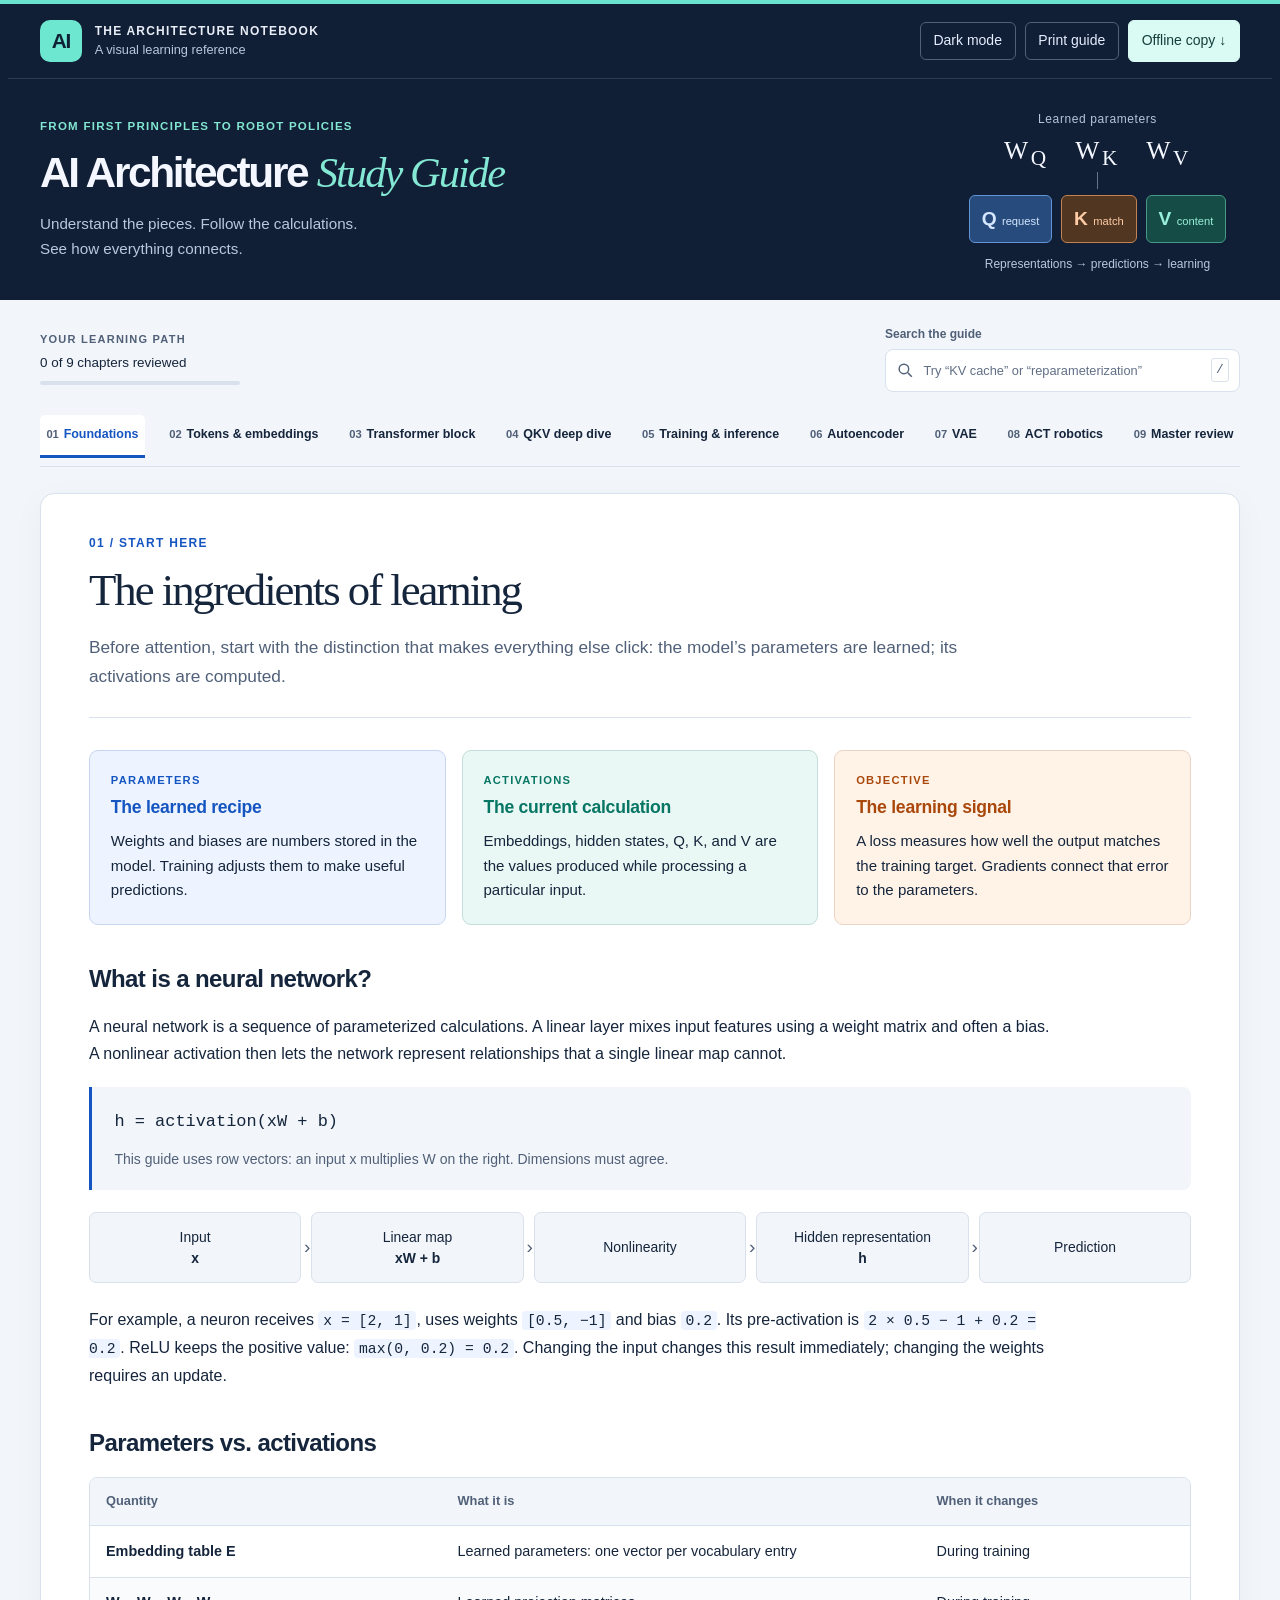
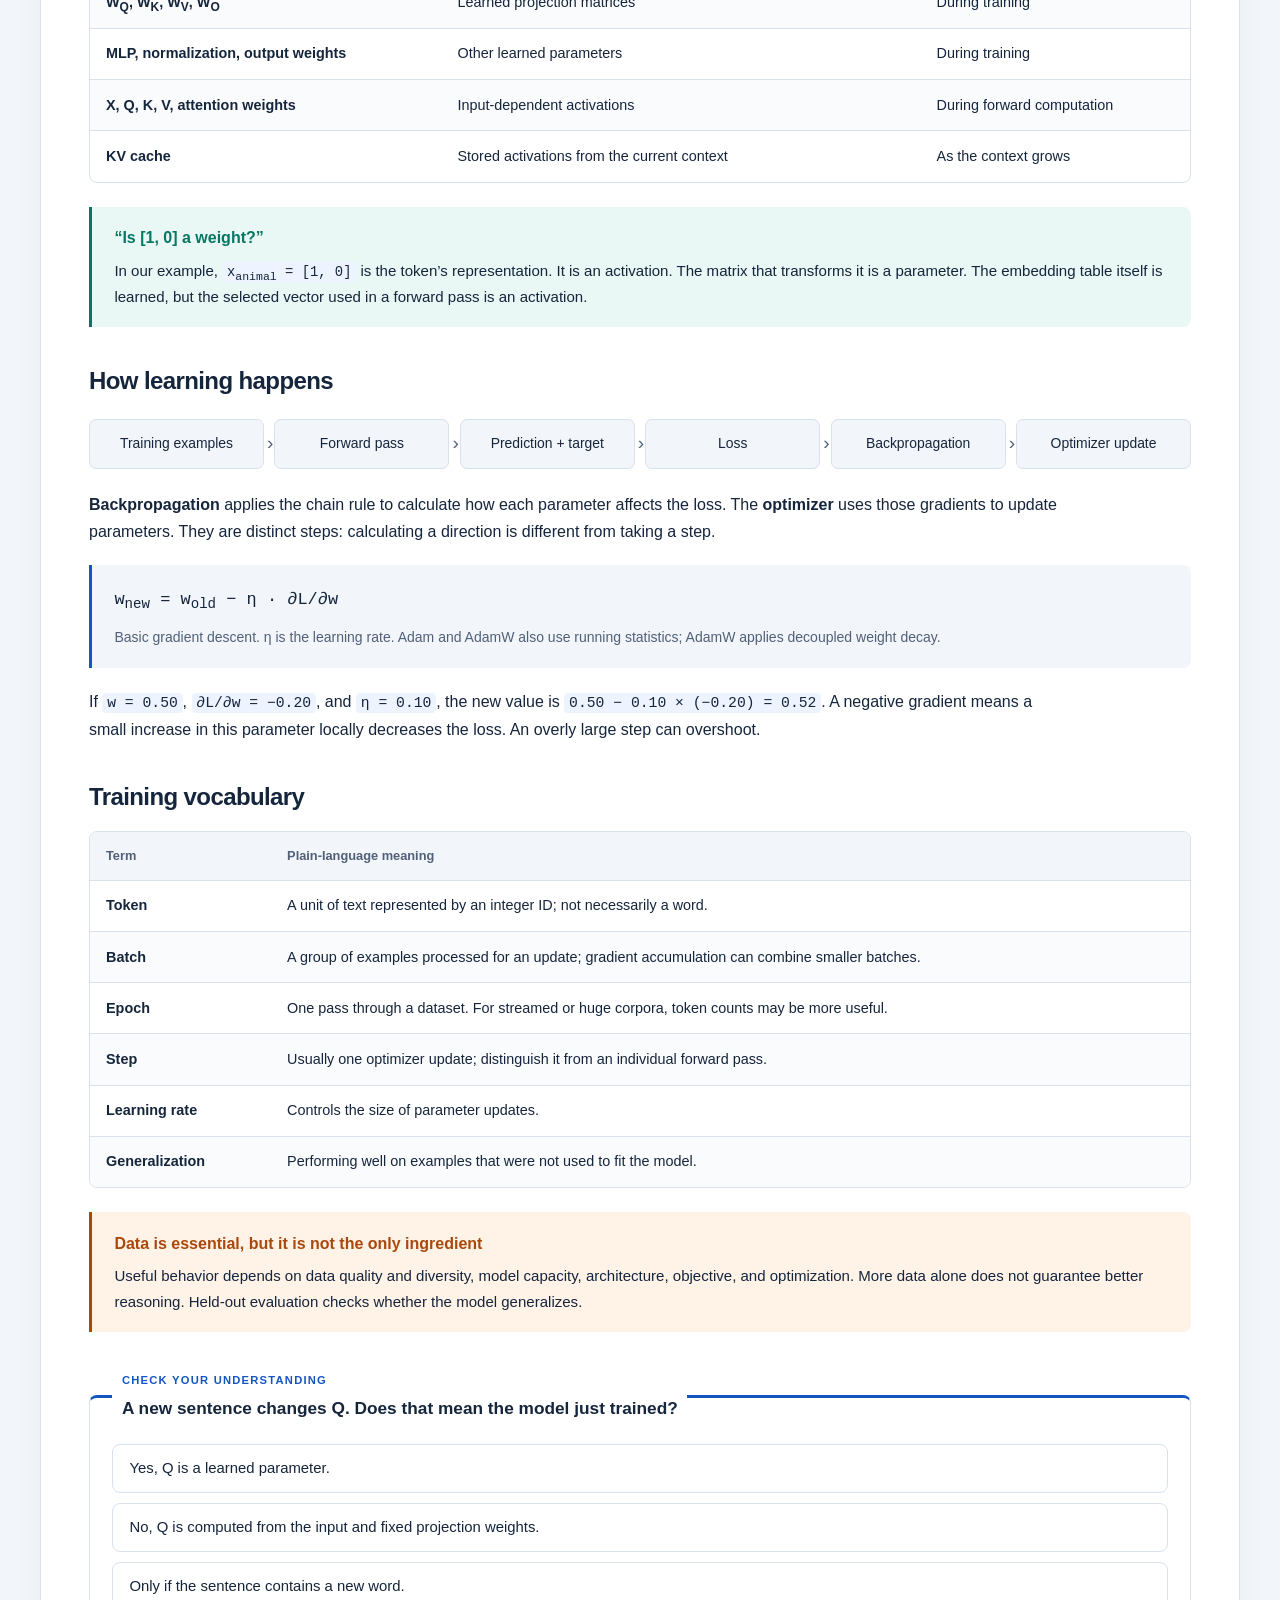
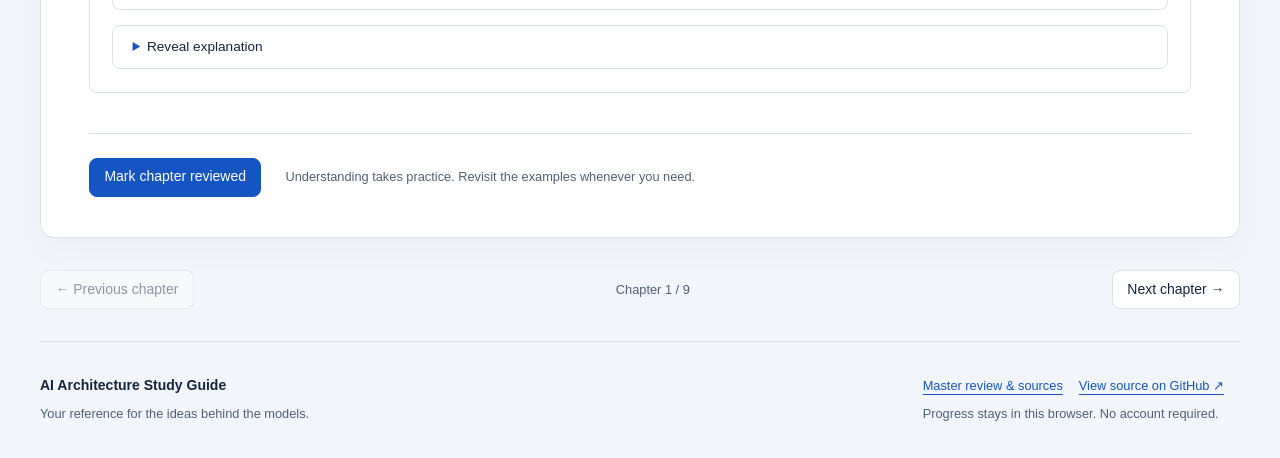
<file: index.html>
<!DOCTYPE html>
<html lang="en" data-theme="light">
<head>
<meta charset="utf-8">
<meta name="viewport" content="width=device-width, initial-scale=1">
<meta name="description" content="A visual AI architecture study guide: neural networks, embeddings, Transformer blocks, QKV attention, training, KV caching, autoencoders, VAEs, and ACT robotics.">
<meta name="theme-color" content="#101f35">
<meta name="color-scheme" content="light dark">
<title>AI Architecture Study Guide</title>
<link rel="icon" href="data:image/svg+xml,%3Csvg xmlns='http://www.w3.org/2000/svg' viewBox='0 0 64 64'%3E%3Crect width='64' height='64' rx='14' fill='%23101f35'/%3E%3Ctext x='32' y='43' font-family='Arial' font-size='32' fill='%236ee7d0' text-anchor='middle'%3EAI%3C/text%3E%3C/svg%3E">
<link rel="stylesheet" href="styles.css">
<script src="app.js" defer></script>
</head>
<body>
<a class="skip-link" href="#study-content">Skip to study content</a>
<header class="masthead">
<div class="masthead-inner"><a class="brand" href="#foundations"><span class="brand-mark">AI</span><span>THE ARCHITECTURE NOTEBOOK<span class="brand-sub">A visual learning reference</span></span></a><div class="header-actions"><button type="button" id="theme-toggle" aria-label="Switch to dark theme">Dark mode</button><button type="button" id="print-guide">Print guide</button><a href="offline.html" download="AI-Architecture-Study-Guide.html">Offline copy <span aria-hidden="true">↓</span></a></div></div>
<div class="intro"><div><p class="eyebrow">FROM FIRST PRINCIPLES TO ROBOT POLICIES</p><h1>AI Architecture<br> <em>Study Guide</em></h1><p>Understand the pieces. Follow the calculations.<br>See how everything connects.</p></div><div class="intro-map" aria-label="Learned parameters produce representations that support predictions"><span>Learned parameters</span><b>W<sub>Q</sub> &nbsp; W<sub>K</sub> &nbsp; W<sub>V</sub></b><div class="map-line"></div><div class="qkv-chips"><span>Q <small>request</small></span><span>K <small>match</small></span><span>V <small>content</small></span></div><p>Representations → predictions → learning</p></div></div>
</header>
<div class="guide-shell">
<div class="toolbar"><div><span class="eyebrow">YOUR LEARNING PATH</span><span id="progress-label">0 of 9 chapters reviewed</span><progress id="progress" max="9" value="0" aria-label="Chapters reviewed"></progress></div><div class="search-box"><label for="guide-search">Search the guide</label><div><svg viewBox="0 0 24 24" aria-hidden="true"><circle cx="10" cy="10" r="6"></circle><path d="m15 15 5 5"></path></svg><input id="guide-search" type="search" placeholder="Try “KV cache” or “reparameterization”" autocomplete="off"><kbd>/</kbd></div></div></div>
<nav class="chapter-nav" aria-label="Study chapters"><div role="tablist" aria-label="Study chapters"><button class="chapter-tab" id="tab-foundations" role="tab" aria-controls="foundations" aria-selected="true" tabindex="0" data-chapter="foundations"><span>01</span>Foundations<span class="done-dot" aria-hidden="true"></span></button><button class="chapter-tab" id="tab-tokens" role="tab" aria-controls="tokens" aria-selected="false" tabindex="-1" data-chapter="tokens"><span>02</span>Tokens & embeddings<span class="done-dot" aria-hidden="true"></span></button><button class="chapter-tab" id="tab-transformer" role="tab" aria-controls="transformer" aria-selected="false" tabindex="-1" data-chapter="transformer"><span>03</span>Transformer block<span class="done-dot" aria-hidden="true"></span></button><button class="chapter-tab" id="tab-qkv" role="tab" aria-controls="qkv" aria-selected="false" tabindex="-1" data-chapter="qkv"><span>04</span>QKV deep dive<span class="done-dot" aria-hidden="true"></span></button><button class="chapter-tab" id="tab-training" role="tab" aria-controls="training" aria-selected="false" tabindex="-1" data-chapter="training"><span>05</span>Training & inference<span class="done-dot" aria-hidden="true"></span></button><button class="chapter-tab" id="tab-autoencoder" role="tab" aria-controls="autoencoder" aria-selected="false" tabindex="-1" data-chapter="autoencoder"><span>06</span>Autoencoder<span class="done-dot" aria-hidden="true"></span></button><button class="chapter-tab" id="tab-vae" role="tab" aria-controls="vae" aria-selected="false" tabindex="-1" data-chapter="vae"><span>07</span>VAE<span class="done-dot" aria-hidden="true"></span></button><button class="chapter-tab" id="tab-act" role="tab" aria-controls="act" aria-selected="false" tabindex="-1" data-chapter="act"><span>08</span>ACT robotics<span class="done-dot" aria-hidden="true"></span></button><button class="chapter-tab" id="tab-review" role="tab" aria-controls="review" aria-selected="false" tabindex="-1" data-chapter="review"><span>09</span>Master review<span class="done-dot" aria-hidden="true"></span></button></div></nav>
<noscript><div class="callout"><strong>Reading mode</strong><p>All chapters are shown below. Enable JavaScript for tabs, search, quizzes, progress tracking, and interactive examples.</p></div></noscript>
<section id="search-results" class="search-results" aria-label="Search results" hidden><div class="search-heading"><h2>Search results</h2><button type="button" id="close-search">Back to the guide</button></div><p id="search-summary" role="status"></p><div id="search-list"></div></section>
<main id="study-content"><article id="foundations" class="chapter" role="tabpanel" aria-labelledby="tab-foundations" tabindex="0"><header class="chapter-heading"><p class="eyebrow">01 / START HERE</p><h2>The ingredients of learning</h2><p class="lead">Before attention, start with the distinction that makes everything else click: the model’s parameters are learned; its activations are computed.</p></header><div class="cards"><div class="card blue"><span class="eyebrow">PARAMETERS</span><h3>The learned recipe</h3><p>Weights and biases are numbers stored in the model. Training adjusts them to make useful predictions.</p></div><div class="card teal"><span class="eyebrow">ACTIVATIONS</span><h3>The current calculation</h3><p>Embeddings, hidden states, Q, K, and V are the values produced while processing a particular input.</p></div><div class="card orange"><span class="eyebrow">OBJECTIVE</span><h3>The learning signal</h3><p>A loss measures how well the output matches the training target. Gradients connect that error to the parameters.</p></div></div><section class="topic" id="network"><h3>What is a neural network?</h3><p>A neural network is a sequence of parameterized calculations. A linear layer mixes input features using a weight matrix and often a bias. A nonlinear activation then lets the network represent relationships that a single linear map cannot.</p><div class="formula"><code>h = activation(xW + b)</code><p>This guide uses row vectors: an input x multiplies W on the right. Dimensions must agree.</p></div><ol class="flow"><li>Input <b>x</b></li><li>Linear map <b>xW + b</b></li><li>Nonlinearity</li><li>Hidden representation <b>h</b></li><li>Prediction</li></ol><p>For example, a neuron receives <code>x = [2, 1]</code>, uses weights <code>[0.5, −1]</code> and bias <code>0.2</code>. Its pre-activation is <code>2 × 0.5 − 1 + 0.2 = 0.2</code>. ReLU keeps the positive value: <code>max(0, 0.2) = 0.2</code>. Changing the input changes this result immediately; changing the weights requires an update.</p></section><section class="topic" id="parameter-activation"><h3>Parameters vs. activations</h3><div class="table-wrap"><table><thead><tr><th scope="col">Quantity</th><th scope="col">What it is</th><th scope="col">When it changes</th></tr></thead><tbody><tr><td>Embedding table E</td><td>Learned parameters: one vector per vocabulary entry</td><td>During training</td></tr><tr><td>W<sub>Q</sub>, W<sub>K</sub>, W<sub>V</sub>, W<sub>O</sub></td><td>Learned projection matrices</td><td>During training</td></tr><tr><td>MLP, normalization, output weights</td><td>Other learned parameters</td><td>During training</td></tr><tr><td>X, Q, K, V, attention weights</td><td>Input-dependent activations</td><td>During forward computation</td></tr><tr><td>KV cache</td><td>Stored activations from the current context</td><td>As the context grows</td></tr></tbody></table></div><aside class="callout idea"><strong>“Is [1, 0] a weight?”</strong><p>In our example, <code>x<sub>animal</sub> = [1, 0]</code> is the token’s representation. It is an activation. The matrix that transforms it is a parameter. The embedding table itself is learned, but the selected vector used in a forward pass is an activation.</p></aside></section><section class="topic" id="learning-loop"><h3>How learning happens</h3><ol class="flow"><li>Training examples</li><li>Forward pass</li><li>Prediction + target</li><li>Loss</li><li>Backpropagation</li><li>Optimizer update</li></ol><p><strong>Backpropagation</strong> applies the chain rule to calculate how each parameter affects the loss. The <strong>optimizer</strong> uses those gradients to update parameters. They are distinct steps: calculating a direction is different from taking a step.</p><div class="formula"><code>w<sub>new</sub> = w<sub>old</sub> − η · ∂L/∂w</code><p>Basic gradient descent. η is the learning rate. Adam and AdamW also use running statistics; AdamW applies decoupled weight decay.</p></div><p>If <code>w = 0.50</code>, <code>∂L/∂w = −0.20</code>, and <code>η = 0.10</code>, the new value is <code>0.50 − 0.10 × (−0.20) = 0.52</code>. A negative gradient means a small increase in this parameter locally decreases the loss. An overly large step can overshoot.</p></section><section class="topic" id="terms"><h3>Training vocabulary</h3><div class="table-wrap"><table><thead><tr><th scope="col">Term</th><th scope="col">Plain-language meaning</th></tr></thead><tbody><tr><td>Token</td><td>A unit of text represented by an integer ID; not necessarily a word.</td></tr><tr><td>Batch</td><td>A group of examples processed for an update; gradient accumulation can combine smaller batches.</td></tr><tr><td>Epoch</td><td>One pass through a dataset. For streamed or huge corpora, token counts may be more useful.</td></tr><tr><td>Step</td><td>Usually one optimizer update; distinguish it from an individual forward pass.</td></tr><tr><td>Learning rate</td><td>Controls the size of parameter updates.</td></tr><tr><td>Generalization</td><td>Performing well on examples that were not used to fit the model.</td></tr></tbody></table></div><aside class="callout caution"><strong>Data is essential, but it is not the only ingredient</strong><p>Useful behavior depends on data quality and diversity, model capacity, architecture, objective, and optimization. More data alone does not guarantee better reasoning. Held-out evaluation checks whether the model generalizes.</p></aside></section><fieldset class="quiz" id="quiz-foundations" data-answer="1" data-quiz="foundations"><legend><span class="eyebrow">Check your understanding</span>A new sentence changes Q. Does that mean the model just trained?</legend><div class="answers"><button type="button" data-choice="0">Yes, Q is a learned parameter.</button><button type="button" data-choice="1">No, Q is computed from the input and fixed projection weights.</button><button type="button" data-choice="2">Only if the sentence contains a new word.</button></div><p class="feedback" aria-live="polite"></p><details class="answer-key"><summary>Reveal explanation</summary><p>Q = XWQ changes when X changes. Training means updating learned parameters such as WQ using a learning procedure. Normal inference does not do that.</p></details></fieldset><div class="chapter-end"><button type="button" class="complete-button" data-complete="foundations" aria-pressed="false">Mark chapter reviewed</button><p>Understanding takes practice. Revisit the examples whenever you need.</p></div></article><article id="tokens" class="chapter" role="tabpanel" aria-labelledby="tab-tokens" tabindex="0"><header class="chapter-heading"><p class="eyebrow">02 / REPRESENTATION</p><h2>From text to vectors</h2><p class="lead">A Transformer reads arrays of numbers. Tokenization determines the units; embeddings give each unit a learned starting representation.</p></header><ol class="flow"><li>Text</li><li>Tokenizer</li><li>Token IDs</li><li>Embedding lookup</li><li>Position information</li><li>Hidden states X</li></ol><section class="topic" id="tokenization"><h3>A token is not always a word</h3><p>A tokenizer maps text into a sequence of discrete vocabulary entries. Tokens can represent whole words, word pieces, punctuation, whitespace, or byte-based units. The exact split depends on the tokenizer.</p><div class="token-demo" aria-label="Illustrative token sequence"><span>The</span><span> animal</span><span> was</span><span> very</span></div><p class="caption">Illustrative tokens only. These boundaries and the numbers below are not from a particular tokenizer.</p><p>Suppose these tokens map to IDs <code>[17, 302, 41, 98]</code>. ID 302 is an index, not a measurement: “animal” is not numerically more meaningful than token 17. An embedding lookup selects rows from a learned table.</p></section><section class="topic" id="embedding"><h3>The embedding table</h3><div class="formula"><code>E ∈ ℝ<sup>vocab_size × d_model</sup>  X = E[token_ids]</code><p>For n tokens, X has shape n × d_model. The batch dimension is omitted in this guide.</p></div><p>If the table has 50,000 tokens and a representation width of 768, each input token selects one 768-number vector. Those coordinates are learned features; they generally do not have neat human labels like “animalness” or “tiredness.” Similar uses can lead to useful geometric relationships, but that is an outcome of training.</p><aside class="callout idea"><strong>Embedding vs. hidden state</strong><p>An embedding is the starting token representation. After a block mixes context and transforms features, its output is a new hidden state. Later layers project that updated hidden state into Q, K, and V.</p></aside></section><section class="topic" id="position"><h3>How does the model know the order?</h3><p>Without positional information, basic self-attention treats tokens as a set: reordering the rows simply reorders its output. Word order matters, so models incorporate positions.</p><div class="cards"><div class="card blue"><span class="eyebrow">ADDITIVE POSITIONS</span><h3>Add a position vector</h3><p>The original Transformer adds sinusoidal position encodings to token embeddings. Learned positional embeddings are another choice.</p></div><div class="card teal"><span class="eyebrow">ROTARY POSITIONS</span><h3>Rotate queries and keys</h3><p>RoPE applies position-dependent rotations to Q and K so their dot products encode relative-position information. It is not simply an extra vector added to X.</p></div></div><div class="formula"><code>X<sub>0</sub> = E[token_ids] + P</code><p>This is the additive-position version. Positional schemes vary between architectures.</p></div><p>“The dog chased the cat” and “The cat chased the dog” contain the same words but describe different events. Position information and the model’s learned transformations help keep those relationships distinct.</p></section><section class="topic" id="contextual"><h3>Why the same token can mean different things</h3><p>“Bank” starts with the same lookup vector in “river bank” and “bank loan,” assuming the same token ID. Attention brings in different surrounding information, so the contextual hidden states diverge. The embedding table does not need a separate entry for every possible sentence.</p><ol class="flow"><li>Same token embedding</li><li>Different surrounding tokens</li><li>Different attention outputs</li><li>Different contextual hidden states</li></ol></section><fieldset class="quiz" id="quiz-tokens" data-answer="2" data-quiz="tokens"><legend><span class="eyebrow">Check your understanding</span>Where does context first enter a token’s meaning in this simplified pipeline?</legend><div class="answers"><button type="button" data-choice="0">The integer token ID already contains the sentence.</button><button type="button" data-choice="1">The embedding lookup creates a new stored parameter per sentence.</button><button type="button" data-choice="2">The Transformer mixes information from surrounding token representations.</button></div><p class="feedback" aria-live="polite"></p><details class="answer-key"><summary>Reveal explanation</summary><p>An embedding lookup supplies a learned starting vector. Transformer attention makes that representation depend on the surrounding context; positional information helps distinguish order.</p></details></fieldset><div class="chapter-end"><button type="button" class="complete-button" data-complete="tokens" aria-pressed="false">Mark chapter reviewed</button><p>Understanding takes practice. Revisit the examples whenever you need.</p></div></article><article id="transformer" class="chapter" role="tabpanel" aria-labelledby="tab-transformer" tabindex="0"><header class="chapter-heading"><p class="eyebrow">03 / THE ARCHITECTURE</p><h2>Attention is one part of the block</h2><p class="lead">Attention moves information between positions. The feed-forward network transforms features at each position. Residual paths and normalization make deep stacks easier to optimize.</p></header><section class="topic" id="block-flow"><h3>Follow a complete block</h3><p>The diagram below is a common <strong>pre-normalization</strong> decoder-only block. The original 2017 Transformer used post-normalization; modern families also vary in their normalization and MLP choices.</p><div class="block-diagram"><div class="block-node">Input hidden states <b>X</b></div><div class="residual-group"><span class="residual-label">Skip connection carries X</span><div class="block-node">LayerNorm</div><div class="block-node blue">Causal multi-head self-attention</div><div class="block-node sum">+ Residual addition → H</div></div><div class="residual-group"><span class="residual-label">Skip connection carries H</span><div class="block-node">LayerNorm</div><div class="block-node teal">Position-wise MLP</div><div class="block-node sum">+ Residual addition → Y</div></div><div class="block-node">Next Transformer block</div></div><div class="formula"><code>H = X + Attention(LN(X))<br>Y = H + MLP(LN(H))</code><p>The output has the same representation width as X so the residual additions are valid. Dropout and some implementation details are omitted.</p></div></section><section class="topic" id="block-parts"><h3>What each component contributes</h3><div class="table-wrap"><table><thead><tr><th scope="col">Component</th><th scope="col">Job</th><th scope="col">Example intuition</th></tr></thead><tbody><tr><td>Attention</td><td>Mix information across token positions.</td><td>The representation of “it” can use earlier context about “animal.”</td></tr><tr><td>MLP / feed-forward network</td><td>Transform each token’s features with the same learned function at every position.</td><td>Combine features in a contextual representation to support prediction.</td></tr><tr><td>Residual connection</td><td>Add a sublayer’s output to its input.</td><td>Preserve a direct information and gradient path through depth.</td></tr><tr><td>LayerNorm</td><td>Normalize each token’s features, with learned scale and bias in the usual form.</td><td>Keep feature scales manageable; it does not normalize across the batch.</td></tr></tbody></table></div><div class="formula"><code>MLP(x) = activation(xW<sub>1</sub> + b<sub>1</sub>)W<sub>2</sub> + b<sub>2</sub></code><p>Common variants include GELU and gated MLPs such as SwiGLU. RMSNorm is an alternative to LayerNorm.</p></div></section><section class="topic" id="heads"><h3>Multi-head attention and Wₒ</h3><p>In ordinary multi-head attention, each head has its own learned projections. All heads read the same input hidden states, but can extract and combine different features.</p><div class="heads"><div class="head blue">Head 1<br><small>Q₁ · K₁ᵀ → weights → V₁</small></div><div class="head teal">Head 2<br><small>Q₂ · K₂ᵀ → weights → V₂</small></div><div class="head orange">Head 3<br><small>Q₃ · K₃ᵀ → weights → V₃</small></div></div><ol class="flow"><li>Concatenate head outputs</li><li>Learned output projection Wₒ</li><li>One attention output</li></ol><div class="formula"><code>MultiHead(X) = Concat(head₁, …, head<sub>h</sub>)W<sub>O</sub></code><p>Wₒ mixes the combined head features and returns them to the model width.</p></div><p>With width 768 and 12 equal heads, a typical head width is 64. Each head returns <code>n × 64</code>; concatenation gives <code>n × 768</code>. Heads can learn different patterns, but a head is not guaranteed to have one clean grammatical job. Grouped-query and multi-query attention share key/value projections across some query heads.</p></section><section class="topic" id="architectures"><h3>Encoder, decoder, and cross-attention</h3><div class="table-wrap"><table><thead><tr><th scope="col">Architecture</th><th scope="col">Attention pattern</th><th scope="col">Typical objective or use</th></tr></thead><tbody><tr><td>Encoder-only, e.g. BERT</td><td>Bidirectional self-attention across visible input tokens</td><td>Masked-token prediction and representations</td></tr><tr><td>Decoder-only, GPT-style</td><td>Causal self-attention over the current token and its prefix</td><td>Autoregressive next-token prediction</td></tr><tr><td>Encoder–decoder</td><td>Encoder processes source; decoder self-attends and cross-attends to encoder outputs</td><td>Sequence-to-sequence tasks such as translation</td></tr></tbody></table></div><p>In <strong>self-attention</strong>, Q, K, and V come from the same sequence of hidden states. In <strong>cross-attention</strong>, Q comes from the receiving sequence while K and V come from another sequence, such as encoder outputs. ACT uses this idea to read observation features into action positions.</p><aside class="callout caution"><strong>“Decoder” has more than one meaning</strong><p>A Transformer decoder is an attention-based stack. An autoencoder decoder reconstructs or generates data from a latent representation. A component can satisfy both descriptions, but the terms are not interchangeable.</p></aside></section><fieldset class="quiz" id="quiz-transformer" data-answer="0" data-quiz="transformer"><legend><span class="eyebrow">Check your understanding</span>What does Wₒ do after multi-head attention?</legend><div class="answers"><button type="button" data-choice="0">It combines the concatenated head outputs into the model representation.</button><button type="button" data-choice="1">It assigns the correct next-token label.</button><button type="button" data-choice="2">It prevents attention to future tokens.</button></div><p class="feedback" aria-live="polite"></p><details class="answer-key"><summary>Reveal explanation</summary><p>Wₒ is a learned output projection. The causal mask restricts attention, and the final language-model head maps hidden states to vocabulary logits.</p></details></fieldset><div class="chapter-end"><button type="button" class="complete-button" data-complete="transformer" aria-pressed="false">Mark chapter reviewed</button><p>Understanding takes practice. Revisit the examples whenever you need.</p></div></article><article id="qkv" class="chapter" role="tabpanel" aria-labelledby="tab-qkv" tabindex="0"><header class="chapter-heading"><p class="eyebrow">04 / ATTENTION, UNPACKED</p><h2>Who reads what, and how much?</h2><p class="lead">Q and K determine the mixing weights. V supplies the content being mixed. All three projections learn through the model’s final prediction loss.</p></header><div class="cards"><div class="card blue"><span class="eyebrow">Q · QUERY</span><h3>What am I looking for?</h3><p>A learned projection of the receiving token’s current representation.</p></div><div class="card orange"><span class="eyebrow">K · KEY</span><h3>How can I be matched?</h3><p>A learned projection used for comparing a source token with a query.</p></div><div class="card teal"><span class="eyebrow">V · VALUE</span><h3>What information do I send?</h3><p>A learned projection containing the features that will be mixed into the output.</p></div></div><section class="topic" id="qkv-projections"><h3>One input, three learned projections</h3><div class="formula"><code>Q = XW<sub>Q</sub>  K = XW<sub>K</sub>  V = XW<sub>V</sub></code><p>Projection biases are omitted for clarity. These matrices are optimized jointly with the rest of the model, not trained as separate supervised tasks.</p></div><p>The request / match / content language is an analogy. The model uses vectors and arithmetic, not literal questions or database addresses. <strong>Every token can produce all three vectors.</strong> The same matrix within a head and layer is applied to each token; there is not a different W<sub>Q</sub> for each word.</p><ol class="flow"><li>Hidden states X</li><li>Q and K → dot products</li><li>Scale and mask</li><li>Row-wise softmax</li><li>Mix V</li><li>Attention output</li></ol><div class="formula"><code>A = softmax((QKᵀ / √d<sub>k</sub>) + M)<br>Attention(Q, K, V) = AV</code><p>Softmax is applied separately to each query row. A causal mask M is 0 for allowed positions and −∞ for future positions.</p></div></section><section class="topic" id="qkv-shapes"><h3>Keep the dimensions straight</h3><div class="table-wrap"><table><thead><tr><th scope="col">Object</th><th scope="col">Shape for one head</th><th scope="col">Meaning</th></tr></thead><tbody><tr><td>X</td><td>n × d_model</td><td>n token representations</td></tr><tr><td>WQ, WK</td><td>d_model × d_k</td><td>Learned query/key projections</td></tr><tr><td>Q, K</td><td>n × d_k</td><td>One query/key row per token</td></tr><tr><td>QKᵀ and A</td><td>n × n</td><td>For every receiver, a score/weight for every source</td></tr><tr><td>WV; V</td><td>d_model × d_v; n × d_v</td><td>Value projection and value activations</td></tr><tr><td>AV</td><td>n × d_v</td><td>One mixed output per receiving token</td></tr></tbody></table></div><p>The scaling by √d<sub>k</sub> keeps dot-product magnitudes from growing with feature dimension under typical variance assumptions. Without scaling, softmax can become too concentrated and its gradients small. Larger scores mean larger relative weights, not a guaranteed explanation of the model’s reasoning.</p></section><section class="topic" id="qkv-lab"><h3>Try it: scores become a mixture</h3><p>These are three <strong>already scaled, unmasked scores</strong> for one query. Move a score and watch the attention weights and weighted value vector change. The values are fixed for this demonstration.</p><div class="lab" id="attention-lab"><div class="lab-controls"><label>animal <input id="score-animal" type="range" min="-3" max="3" step="0.1" value="2"><output id="score-animal-value">2.0</output></label><label>street <input id="score-street" type="range" min="-3" max="3" step="0.1" value="1"><output id="score-street-value">1.0</output></label><label>because <input id="score-because" type="range" min="-3" max="3" step="0.1" value="0"><output id="score-because-value">0.0</output></label></div><div id="attention-bars" class="bars" aria-live="polite"></div><div class="formula"><code id="attention-result">0.665 × [10, 0] + 0.245 × [0, 6] + 0.090 × [1, 1] ≈ [6.742, 1.558]</code></div><button type="button" id="attention-reset" class="small-button">Reset scores</button></div><p>Softmax uses <code>exp(sᵢ) / Σⱼ exp(sⱼ)</code>. Scores <code>[2, 1, 0]</code> become about <code>[66.5%, 24.5%, 9.0%]</code>. The weights sum to 1; the values can contain positive or negative numbers. This softmax is over <em>source positions</em>, not vocabulary entries.</p></section><section class="topic" id="qkv-worked"><h3>A complete two-token worked example</h3><p>Reuse our original toy setting: <code>x<sub>animal</sub> = [1, 0]</code> and <code>x<sub>it</sub> = [0, 1]</code>. Let all three projection matrices initially equal the 2 × 2 identity. Identity is chosen to make the arithmetic visible; real training usually starts from random initialization, with some components possibly pretrained.</p><div class="table-wrap"><table><thead><tr><th scope="col">Step</th><th scope="col">Calculation</th><th scope="col">Result</th></tr></thead><tbody><tr><td>1 · Query for “it”</td><td>[0, 1] × WQ</td><td>q = [0, 1]</td></tr><tr><td>2 · Keys and values</td><td>X × identity</td><td>animal = [1, 0]; it = [0, 1]</td></tr><tr><td>3 · Dot products</td><td>q · k_animal; q · k_it</td><td>[0, 1]</td></tr><tr><td>4 · Scale</td><td>Divide by √2</td><td>[0, 0.7071]</td></tr><tr><td>5 · Softmax over positions</td><td>exp(score) / sum exp(scores)</td><td>A ≈ [0.3302, 0.6698]</td></tr><tr><td>6 · Weighted values</td><td>0.3302[1, 0] + 0.6698[0, 1]</td><td>o ≈ [0.3302, 0.6698]</td></tr></tbody></table></div><aside class="callout idea"><strong>The output is a representation, not a word</strong><p>In a real Transformer, attention is followed by output projection, residual paths, an MLP, other blocks, and a final vocabulary projection. For the next calculation only, we pretend the two output coordinates are logits for “tired” and “street.”</p></aside></section><section class="topic" id="qkv-learning"><h3>How the value projection actually learns</h3><p>Apply a second softmax, now over the toy vocabulary <code>[tired, street]</code>. From logits <code>[0.3302, 0.6698]</code>, we obtain <code>P(tired) ≈ 0.4159</code>. If the target is “tired,” the cross-entropy is <code>−ln(0.4159) ≈ 0.8773</code>.</p><div class="formula"><code>∂L/∂logits = prediction − one_hot(target)<br>≈ [0.4159, 0.5841] − [1, 0] = [−0.5841, 0.5841]</code></div><p>Because the output is a weighted sum of values, each value receives this gradient multiplied by its attention weight. The gradient continues through <code>V = XW<sub>V</sub></code> into W<sub>V</sub>. <strong>No one supplies a “correct value vector.”</strong> The next-token target supervises the entire differentiable computation.</p><details><summary>Show the gradients and one parameter update</summary><p>For this toy example, keeping X fixed and using the identity vocabulary projection:</p><pre class="matrix">∂L/∂WV ≈ [ −0.193   0.193 ]
          [ −0.391   0.391 ]

∂L/∂WQ ≈ [  0       0     ]
          [ −0.183   0.183 ]

∂L/∂WK ≈ [  0      −0.183 ]
          [  0       0.183 ]</pre><p>The error also flows through A, the score softmax, and the dot products to Q and K. With an intentionally large illustrative learning rate <code>η = 0.5</code>, <code>W′ = W − η∇W</code> gives:</p><pre class="matrix">WQ′ ≈ [ 1      0     ]    WK′ ≈ [ 1   0.091 ]
      [ 0.091  0.909 ]          [ 0   0.909 ]

WV′ ≈ [ 1.096  −0.096 ]
      [ 0.196   0.804 ]</pre><p>This example updates all three matrices simultaneously using gradients from the original forward pass. Real training also updates other unfrozen parameters and uses many examples.</p></details><div class="table-wrap"><table><thead><tr><th scope="col">Measurement</th><th scope="col">Before update</th><th scope="col">After one update, approximately</th></tr></thead><tbody><tr><td>Attention to animal</td><td>33.0%</td><td>38.7%</td></tr><tr><td>P(tired)</td><td>41.6%</td><td>52.2%</td></tr><tr><td>Cross-entropy loss</td><td>0.877</td><td>0.650</td></tr></tbody></table></div><p>The loss falls through <em>both</em> routes: different attention weights and different value content. It would be wrong to conclude that all learning consists of finding the “correct” token to attend to.</p></section><section class="topic" id="causal-mask"><h3>The causal mask prevents looking ahead</h3><p>When position t predicts token t+1, it can read positions ≤ t. During training, the whole known sequence can be processed together, but future positions are masked before softmax.</p><div class="table-wrap"><table><thead><tr><th scope="col">Query ↓ / Key →</th><th scope="col">The</th><th scope="col">animal</th><th scope="col">was</th><th scope="col">tired</th></tr></thead><tbody><tr><td>The</td><td>Allowed</td><td>Masked</td><td>Masked</td><td>Masked</td></tr><tr><td>animal</td><td>Allowed</td><td>Allowed</td><td>Masked</td><td>Masked</td></tr><tr><td>was</td><td>Allowed</td><td>Allowed</td><td>Allowed</td><td>Masked</td></tr><tr><td>tired</td><td>Allowed</td><td>Allowed</td><td>Allowed</td><td>Allowed</td></tr></tbody></table></div><aside class="callout caution"><strong>Attention weights are not model weights</strong><p>Attention weights A are computed activations. WQ, WK, and WV are learned parameters. K and V may be cached during generation, but caching activations does not turn them into parameters.</p></aside></section><fieldset class="quiz" id="quiz-qkv" data-answer="1" data-quiz="qkv"><legend><span class="eyebrow">Check your understanding</span>If attention stays fixed but Wᵥ changes, can the output change?</legend><div class="answers"><button type="button" data-choice="0">No: attention weights determine the whole output.</button><button type="button" data-choice="1">Yes: the same weights can mix different value vectors.</button><button type="button" data-choice="2">Only during cross-attention.</button></div><p class="feedback" aria-live="polite"></p><details class="answer-key"><summary>Reveal explanation</summary><p>The output is AV. Keeping A fixed does not keep AV fixed when V changes. This is why the value pathway can learn even when the attention pattern changes little.</p></details></fieldset><div class="chapter-end"><button type="button" class="complete-button" data-complete="qkv" aria-pressed="false">Mark chapter reviewed</button><p>Understanding takes practice. Revisit the examples whenever you need.</p></div></article><article id="training" class="chapter" role="tabpanel" aria-labelledby="tab-training" tabindex="0"><header class="chapter-heading"><p class="eyebrow">05 / THE COMPLETE LOOP</p><h2>From hidden states to the next token</h2><p class="lead">Training adjusts the model. Inference uses it. Both run forward computations, but they differ in their targets, updates, and execution pattern.</p></header><section class="topic" id="end-to-end"><h3>Trace one prediction from start to finish</h3><ol class="flow"><li>“The animal was very”</li><li>Token IDs</li><li>Embeddings + positions</li><li>Transformer blocks</li><li>Final normalization</li><li>Vocabulary logits</li><li>Probabilities</li><li>Next token</li></ol><p>After the last block, the hidden state at the final input position is mapped to a score for every vocabulary entry. These scores are <strong>logits</strong>, which can be any real numbers. Softmax converts them into a probability distribution.</p><div class="formula"><code>logits = h<sub>final</sub>W<sub>vocab</sub> + b<br>P(next token = i) = exp(logitᵢ) / Σⱼ exp(logitⱼ)</code><p>The vocabulary projection is often tied to the embedding table. The output bias and exact normalization depend on the architecture.</p></div><p>An illustrative distribution might assign “tired” 68%, “hungry” 12%, “large” 4%, and all other tokens 16% together. These numbers illustrate the mechanism; they are not measured outputs from a real model. The selected token is appended to the context and the process repeats.</p></section><section class="topic" id="teacher-forcing"><h3>Training many predictions in parallel</h3><div class="table-wrap"><table><thead><tr><th scope="col">Input at position</th><th scope="col">Allowed prefix</th><th scope="col">Training target</th></tr></thead><tbody><tr><td>The</td><td>The</td><td>animal</td></tr><tr><td>animal</td><td>The animal</td><td>was</td></tr><tr><td>was</td><td>The animal was</td><td>very</td></tr><tr><td>very</td><td>The animal was very</td><td>tired</td></tr></tbody></table></div><p>The input sequence and target sequence are shifted by one position. <strong>Teacher forcing</strong> means the model receives the actual preceding training tokens rather than its own sampled outputs. The causal mask prevents later tokens from leaking into earlier predictions.</p><div class="formula"><code>L = −(1/N) Σ<sub>t</sub> log P(target<sub>t</sub> | prefix<sub>t</sub>)</code><p>Average over N valid target positions; padding and other excluded positions should not contribute.</p></div><p>If the correct token gets probability 0.68, its loss is <code>−ln(0.68) ≈ 0.386</code>. If it gets 0.02, the loss is <code>3.912</code>. This objective rewards assigning probability to the observed target. It does not directly measure truth or reasoning quality.</p></section><section class="topic" id="backprop"><h3>The full backward path</h3><ol class="flow"><li>Cross-entropy loss</li><li>Vocabulary projection</li><li>Transformer blocks</li><li>Attention + MLP gradients</li><li>Embedding gradients</li><li>Optimizer update</li></ol><p>Autodifferentiation records how the forward computation depends on trainable parameters and applies the chain rule in reverse. WQ and WK receive gradients through the score calculation; WV receives gradients through the value mixture. Wₒ, the MLP, normalization parameters, the vocabulary head, and the embedding table also receive gradients if trainable.</p><aside class="callout idea"><strong>Learning a relationship is indirect</strong><p>Nobody has to annotate “this pronoun must attend to this noun.” A pattern can emerge if using it repeatedly improves the objective. Attention maps alone are not a complete or necessarily faithful explanation of the final prediction.</p></aside></section><section class="topic" id="inference"><h3>What changes at inference?</h3><div class="cards"><div class="card blue"><span class="eyebrow">TRAINING</span><h3>Compute, compare, update</h3><p>Known targets → loss → backpropagation → optimizer steps. Many target positions can be trained together.</p></div><div class="card teal"><span class="eyebrow">INFERENCE</span><h3>Compute, select, append</h3><p>Parameters normally stay fixed. Prompt processing is followed by sequential next-token generation.</p></div></div><p><strong>Prefill</strong> processes the prompt and creates the initial cache. <strong>Decode</strong> processes each newly generated token. Sampling controls which token is selected: greedy decoding picks the highest logit; temperature rescales logits; top-k or top-p can restrict the sampling set. Lower temperature generally concentrates the distribution. These controls do not retrain the model.</p></section><section class="topic" id="kv-cache"><h3>Why cache keys and values?</h3><p>In a causal Transformer, earlier tokens cannot see later tokens. Their per-layer K and V activations remain usable as the sequence grows. A KV cache saves those tensors, so decoding only needs new projections for the new token and attention over the accumulated keys and values.</p><ol class="flow"><li>Cached K, V for the prefix</li><li>New token → new Q, K, V</li><li>Append new K, V</li><li>New Q attends over the cache</li><li>New hidden state</li></ol><p>Previous queries are generally not needed: the current step needs the new query. Caching avoids repeated prefix work; it does not eliminate attention over the growing context or make generation parallel across unknown future tokens.</p><div class="formula"><code>KV memory ≈ 2 × B × L × n × h<sub>KV</sub> × d<sub>head</sub> × bytes_per_element</code><p>2 for K and V; B = batch size, L = layers, n = cached sequence length. This simplified estimate assumes equal K/V head dimensions and a full cache.</p></div><p>For B = 1, L = 32, n = 4,096, h<sub>KV</sub> = 32, d<sub>head</sub> = 128, and 2-byte storage, that is about <strong>2 GiB</strong> for K and V alone. Grouped-query attention with 8 KV heads would use about 0.5 GiB under these assumptions. Actual systems may quantize, share, page, or limit the cache.</p><aside class="callout caution"><strong>A conversation is not usually an optimizer step</strong><p>The model can adapt its responses to information in the context without changing its parameters. Context, cached activations, and long-term learned parameters are different forms of state.</p></aside></section><fieldset class="quiz" id="quiz-training" data-answer="1" data-quiz="training"><legend><span class="eyebrow">Check your understanding</span>Why can training predict many positions at once without seeing the future?</legend><div class="answers"><button type="button" data-choice="0">Because the targets are hidden from the optimizer.</button><button type="button" data-choice="1">Because a causal mask restricts each position to its allowed prefix.</button><button type="button" data-choice="2">Because the KV cache contains the correct answers.</button></div><p class="feedback" aria-live="polite"></p><details class="answer-key"><summary>Reveal explanation</summary><p>The full training sequence is available, but the causal attention mask blocks later positions. Each output is compared with its shifted next-token target.</p></details></fieldset><div class="chapter-end"><button type="button" class="complete-button" data-complete="training" aria-pressed="false">Mark chapter reviewed</button><p>Understanding takes practice. Revisit the examples whenever you need.</p></div></article><article id="autoencoder" class="chapter" role="tabpanel" aria-labelledby="tab-autoencoder" tabindex="0"><header class="chapter-heading"><p class="eyebrow">06 / COMPRESSION & RECONSTRUCTION</p><h2>Learn a representation by reconstructing</h2><p class="lead">An autoencoder learns to turn an input into a latent representation and reconstruct the input from it. A useful constraint prevents it from merely copying.</p></header><ol class="flow"><li>Input x</li><li>Encoder f</li><li>Latent z</li><li>Decoder g</li><li>Reconstruction x̂</li></ol><section class="topic" id="ae-purpose"><h3>Why encode and decode?</h3><p>The encoder learns a representation that preserves useful structure. The decoder forces that representation to contain enough information to reconstruct the target. A smaller bottleneck is one constraint; sparse, denoising, or other regularized autoencoders can use different constraints, including latents that are not lower-dimensional.</p><div class="formula"><code>z = f<sub>θ</sub>(x)  x̂ = g<sub>φ</sub>(z)<br>L<sub>reconstruction</sub> = (1/D) Σᵢ (xᵢ − x̂ᵢ)²</code><p>Mean squared error is one choice for continuous data. Reconstruction losses should fit the output model and task.</p></div></section><section class="topic" id="ae-example"><h3>Worked example: 784 pixels → 32 numbers</h3><p>A 28 × 28 grayscale image has 784 pixel values. An undercomplete encoder might map those values to a 32-dimensional latent vector. A decoder maps the 32 numbers back to 784 predicted pixel values.</p><div class="bottleneck"><div><strong>784</strong><span>input dimensions</span></div><span class="connector">→</span><div class="latent"><strong>32</strong><span>latent dimensions</span></div><span class="connector">→</span><div><strong>784</strong><span>output dimensions</span></div></div><p>The latent need not store pixels literally. It may encode shared features that help reconstruct many examples. To turn this into a practical compression format, you also need considerations such as quantization, coding, and storage overhead; fewer latent dimensions alone is not a complete codec.</p></section><section class="topic" id="ae-uses"><h3>What can you use it for?</h3><div class="cards"><div class="card blue"><span class="eyebrow">DENOISING</span><h3>Recover a clean target</h3><p>Feed a corrupted sample to the encoder and compare the reconstruction with the clean original.</p></div><div class="card teal"><span class="eyebrow">REPRESENTATION LEARNING</span><h3>Keep useful features</h3><p>Train the encoder and decoder, then use the latent as input to another task or model.</p></div><div class="card orange"><span class="eyebrow">ANOMALY DETECTION</span><h3>Measure reconstruction error</h3><p>A model trained on normal data may reconstruct unusual data poorly. Calibrate thresholds on held-out examples.</p></div></div><p>Autoencoders can also support dimensionality reduction and learned compression. Unlike linear PCA, a neural encoder can learn nonlinear relationships. However, a highly expressive model may reconstruct anomalies well too; reconstruction error is evidence to evaluate, not proof that an example is abnormal.</p></section><section class="topic" id="ae-generation"><h3>Why not just sample a random latent?</h3><p>Reconstruction training does not require the decoder to behave sensibly everywhere in latent space. Training examples might occupy separated regions, while arbitrary latent points fall into areas the decoder never learned to use.</p><div class="latent-compare"><div><h4>Ordinary autoencoder</h4><div class="dots scattered" aria-label="Separated clusters of latent codes"><i></i><i></i><i></i><i></i><i></i><i></i><i></i><i></i></div><p>Good reconstructions do not imply a known distribution to sample from.</p></div><div><h4>VAE objective</h4><div class="dots organized" aria-label="Latent codes encouraged toward a common prior"><i></i><i></i><i></i><i></i><i></i><i></i><i></i><i></i></div><p>A probabilistic model adds a prior and a regularization objective.</p></div></div><p class="caption">Conceptual sketch, not measured latent geometry. A VAE encourages structure; it does not guarantee perfect coverage or interpretable axes.</p><aside class="callout idea"><strong>Reconstructing is not the same objective as predicting the next token</strong><p>A GPT-style model does not require one compressed latent bottleneck between an encoder and decoder. BERT’s masked reconstruction objective is sometimes called “autoencoding,” but its architecture is not the classical bottleneck autoencoder.</p></aside></section><fieldset class="quiz" id="quiz-autoencoder" data-answer="2" data-quiz="autoencoder"><legend><span class="eyebrow">Check your understanding</span>What does a denoising autoencoder compare its output against?</legend><div class="answers"><button type="button" data-choice="0">The corrupted input, always.</button><button type="button" data-choice="1">A randomly sampled prior.</button><button type="button" data-choice="2">The clean target corresponding to the corrupted input.</button></div><p class="feedback" aria-live="polite"></p><details class="answer-key"><summary>Reveal explanation</summary><p>The input is corrupted and the training target is clean. Learning to recover the target encourages representations that preserve useful structure instead of the particular noise.</p></details></fieldset><div class="chapter-end"><button type="button" class="complete-button" data-complete="autoencoder" aria-pressed="false">Mark chapter reviewed</button><p>Understanding takes practice. Revisit the examples whenever you need.</p></div></article><article id="vae" class="chapter" role="tabpanel" aria-labelledby="tab-vae" tabindex="0"><header class="chapter-heading"><p class="eyebrow">07 / PROBABILISTIC LATENTS</p><h2>A latent distribution, not just a point</h2><p class="lead">A variational autoencoder learns an approximate posterior over latent variables, then uses samples from it to reconstruct. A prior gives us a distribution for generation.</p></header><ol class="flow"><li>Input x</li><li>Encoder</li><li>μ and log σ²</li><li>Sample z = μ + σ ⊙ ε</li><li>Decoder</li><li>Reconstruction</li></ol><section class="topic" id="vae-prior"><h3>Prior vs. approximate posterior</h3><div class="cards"><div class="card blue"><span class="eyebrow">PRIOR p(z)</span><h3>Before seeing an example</h3><p>A common choice is N(0, I), a standard normal distribution over latent variables. It provides a distribution to sample at generation time.</p></div><div class="card teal"><span class="eyebrow">APPROXIMATE POSTERIOR qφ(z|x)</span><h3>After seeing this example</h3><p>The encoder predicts parameters such as μ(x) and σ(x) for an input-dependent latent distribution.</p></div></div><div class="formula"><code>p(z) = N(0, I)<br>q<sub>φ</sub>(z | x) = N(μ(x), diag(σ²(x)))</code><p>This is the common diagonal-Gaussian case. μ and σ are vectors; σ must be positive.</p></div><p>The true posterior p(z | x) is generally hard to compute. The encoder learns q<sub>φ</sub>(z | x) as an approximation. The decoder defines a conditional output distribution p<sub>θ</sub>(x | z), often summarized visually by its mean reconstruction.</p><aside class="callout idea"><strong>μ and σ are outputs, not the encoder’s stored weights</strong><p>The encoder’s parameters are learned. A particular input produces particular μ and σ activations, just as a token representation produces particular Q, K, and V.</p></aside></section><section class="topic" id="reparameterization"><h3>How can randomness participate in backpropagation?</h3><div class="formula"><code>ε ∼ N(0, I)  z = μ + σ ⊙ ε<br>σ = exp(0.5 × log_variance)</code><p>⊙ is element-wise multiplication. Implementations often predict log variance for unconstrained numerical outputs.</p></div><p>We draw ε independently and transform it with differentiable operations. For a fixed random draw, z changes smoothly with μ and σ, so gradients can flow through the decoder back into the encoder. Sampling has not vanished; its dependence on the trainable parameters has been expressed in a differentiable form.</p><div class="lab"><h4>Try one latent coordinate</h4><div class="lab-controls"><label>Mean μ <input id="vae-mu" type="range" min="-2" max="2" step="0.1" value="1"><output id="vae-mu-value">1.0</output></label><label>Spread σ <input id="vae-sigma" type="range" min="0.1" max="2" step="0.1" value="0.5"><output id="vae-sigma-value">0.5</output></label><label>Fixed noise ε <input id="vae-epsilon" type="range" min="-2" max="2" step="0.1" value="-0.4"><output id="vae-epsilon-value">−0.4</output></label></div><div class="formula" aria-live="polite"><code id="vae-result">z = 1.0 + 0.5 × (−0.4) = 0.80</code></div><p class="caption">The slider chooses a fixed illustrative noise value. Real training draws ε from the normal distribution.</p></div></section><section class="topic" id="vae-loss"><h3>Two pressures in one objective</h3><div class="formula"><code>L = E<sub>qφ(z|x)</sub>[−log p<sub>θ</sub>(x | z)] + β · KL(q<sub>φ</sub>(z | x) || p(z))</code><p>With β = 1, this is the negative evidence lower bound (ELBO). Training commonly estimates the expectation with sampled z.</p></div><div class="table-wrap"><table><thead><tr><th scope="col">Term</th><th scope="col">What it encourages</th><th scope="col">Potential tension</th></tr></thead><tbody><tr><td>Reconstruction / negative log-likelihood</td><td>Keep information needed to explain the input.</td><td>Can favor using latent information very specifically.</td></tr><tr><td>KL divergence</td><td>Keep the inferred latent distribution close to the prior.</td><td>Can discourage carrying information about the input.</td></tr></tbody></table></div><p>The KL term measures a difference between distributions; it is not a distance between two sampled points and it is not symmetric. A larger β increases regularization pressure, potentially sacrificing reconstruction. Results depend on architecture, decoder likelihood, and training—not a universal rule that every VAE must be blurry.</p><details><summary>The closed-form Gaussian KL and a numerical example</summary><div class="formula"><code>KL = ½ Σⱼ (μⱼ² + σⱼ² − 1 − log σⱼ²)</code><p>For a diagonal Gaussian posterior and a standard normal prior.</p></div><p>For one dimension with μ = 1 and σ = 0.5: <code>KL = 0.5 × (1 + 0.25 − 1 − ln(0.25)) ≈ 0.818</code>. If μ = 0 and σ = 1, q equals the prior and this KL is 0.</p></details><aside class="callout caution"><strong>Regularization is an incentive, not a guarantee</strong><p>VAEs encourage a useful latent distribution, but do not automatically yield disentangled concepts, perfect interpolation, or meaningful samples at every point. A powerful decoder can ignore z, a failure mode called posterior collapse.</p></aside></section><section class="topic" id="vae-generation"><h3>Generation and interpolation</h3><ol class="flow"><li>Sample z from p(z)</li><li>Run the trained decoder</li><li>Produce a new output</li></ol><p>Generation can bypass the encoder because the prior supplies z. Reconstruction instead uses a latent inferred from a particular x. Interpolation uses <code>z(t) = (1 − t)z₁ + tz₂</code> and decodes the intermediate points; the quality of that path is something to inspect, not assume.</p><p>VAEs have been used for images, audio, molecules, and other structured data. In some latent diffusion systems, a VAE-like image encoder/decoder serves as a learned codec around a separate generative process. That does not make the language model in the same system a VAE.</p></section><section class="topic" id="conditional-vae"><h3>The conditional VAE bridge to ACT</h3><p>A conditional VAE models an output x given context c. Its encoder can use both the target and the context during training; its decoder receives z and the context. For ACT, the target is a demonstrated action chunk and the condition includes observations of the robot and scene.</p><div class="formula"><code>q<sub>φ</sub>(z | target, context) → z<br>p<sub>θ</sub>(target | z, context)</code><p>The exact conditioning supplied to the posterior encoder and policy can differ. Original ACT’s posterior encoder uses joint state and demonstrated actions; camera features enter the policy.</p></div></section><fieldset class="quiz" id="quiz-vae" data-answer="0" data-quiz="vae"><legend><span class="eyebrow">Check your understanding</span>To generate a new example from a standard trained VAE, where can z come from?</legend><div class="answers"><button type="button" data-choice="0">The prior N(0, I).</button><button type="button" data-choice="1">The original input is always required.</button><button type="button" data-choice="2">The optimizer’s gradient vector.</button></div><p class="feedback" aria-live="polite"></p><details class="answer-key"><summary>Reveal explanation</summary><p>The prior is a distribution over latent variables. Sampling z from it and running the decoder generates an output without encoding an existing input.</p></details></fieldset><div class="chapter-end"><button type="button" class="complete-button" data-complete="vae" aria-pressed="false">Mark chapter reviewed</button><p>Understanding takes practice. Revisit the examples whenever you need.</p></div></article><article id="act" class="chapter" role="tabpanel" aria-labelledby="tab-act" tabindex="0"><header class="chapter-heading"><p class="eyebrow">08 / PUTTING IT TOGETHER</p><h2>Turn observations into a chunk of actions</h2><p class="lead">Action Chunking with Transformers combines a vision backbone, Transformer policy, and— in its original formulation—a conditional VAE training objective.</p></header><section class="topic" id="action-chunks"><h3>Why predict a whole action chunk?</h3><p>Instead of predicting only the next command, ACT predicts a short sequence of future actions from the current observation. Coordinated motion can be represented across that sequence, reducing the effective decision horizon in imitation learning.</p><div class="formula"><code>π(observation<sub>t</sub>, z) → [a<sub>t</sub>, a<sub>t+1</sub>, …, a<sub>t+k−1</sub>]</code><p>A chunk of length k contains exactly k actions. Actions are continuous control targets, not vocabulary tokens.</p></div><p>For example, a 100-action chunk at 50 Hz spans 2 seconds of target commands. Those numbers are illustrative; chunk length, control frequency, and how many predicted actions are executed before replanning depend on the setup. Predicting a long chunk does not require blindly executing the whole thing.</p></section><section class="topic" id="act-pipeline"><h3>Read the two paths</h3><div class="segmented" role="group" aria-label="ACT mode"><button type="button" data-act-mode="train" aria-pressed="true">Training</button><button type="button" data-act-mode="infer" aria-pressed="false">Inference</button></div><div id="act-train" class="act-mode"><h4>Training: the demonstration supplies the latent</h4><ol class="flow"><li>Joint state + expert action chunk</li><li>CVAE posterior encoder</li><li>μ, log σ²</li><li>Sample z</li></ol><p>The posterior encoder is a Transformer that summarizes the demonstrated action sequence and joint state. The policy then reconstructs that action chunk from observations and z. This can help represent variation in demonstrations.</p></div><div id="act-infer" class="act-mode"><h4>Inference: use observations and z = 0</h4><ol class="flow"><li>Current camera images</li><li>Current joint state</li><li>Prior mean z = 0</li><li>Policy predicts action chunk</li></ol><p>The future expert actions are unavailable. Standard ACT inference discards the posterior encoder and sets z to the prior mean, zero. This is an inference convention for ACT; generic VAE generation usually samples z.</p></div><div class="act-policy"><span class="eyebrow">The shared policy · CVAE decoder</span><div class="cards"><div class="card blue"><h4>Camera images</h4><p>ResNet-style visual backbone → spatial feature tokens + position information</p></div><div class="card orange"><h4>Robot joint state + z</h4><p>Project each into the Transformer’s representation width</p></div></div><ol class="flow"><li>Transformer encoder fuses inputs</li><li>Transformer decoder + action-position queries</li><li>Linear action head</li><li>k future control targets</li></ol></div><p>The <strong>whole policy</strong> serves as the CVAE decoder. Inside that policy are both a Transformer encoder and a Transformer decoder. The CVAE posterior encoder is a <em>separate</em> training component. This is why “VAE → encoder → decoder” is too ambiguous.</p></section><section class="topic" id="action-queries"><h3>What are action queries?</h3><p>The Transformer decoder has output slots for the future action positions. Learned query-position embeddings identify these slots; in the original implementation, decoder target contents start at zero. Decoder self-attention relates the slots, and cross-attention lets them read the encoded observation features.</p><div class="cards"><div class="card blue"><span class="eyebrow">QUERY SIDE</span><h3>Future action positions</h3><p>Receiving representations form Q in cross-attention. Each slot corresponds to one position in the chunk.</p></div><div class="card teal"><span class="eyebrow">KEY / VALUE SIDE</span><h3>Encoded observations</h3><p>The observation memory supplies K and V for cross-attention. The decoder uses the result to produce action features.</p></div></div><p>ACT predicts the chunk’s action positions together. It is not a GPT-style loop that samples one action token and feeds it back to generate the next. A linear head maps each decoder output to an action vector.</p></section><section class="topic" id="act-objective"><h3>What does ACT learn?</h3><div class="formula"><code>L<sub>ACT</sub> = L₁(predicted actions, expert actions) + β · KL(q(z | actions, state) || N(0, I))</code><p>Conceptual original objective. Padding masks and reduction conventions matter in implementations.</p></div><p>The reconstruction term trains accurate action predictions, while the KL term regularizes the inferred latent. The backbone, projections, Transformer layers, action queries, and action head can learn from the action error. Backbone initialization and freezing are implementation choices.</p><aside class="callout idea"><strong>Action chunking does not mathematically require a VAE</strong><p>LeRobot supports disabling the VAE component. Keep the chunked action representation separate from the optional latent-variable training objective. Neither a Transformer nor a VAE alone is synonymous with ACT.</p></aside></section><section class="topic" id="temporal-ensemble"><h3>Temporal ensembling: combine predictions for the same time</h3><p>With temporal ensembling, the policy predicts overlapping chunks repeatedly. Several chunks then contain a prediction for the same actual control time. Combine those aligned predictions to produce a smoother command.</p><div class="table-wrap"><table><thead><tr><th scope="col">Chunk predicted at</th><th scope="col">Command for time t</th><th scope="col">Command for time t+1</th><th scope="col">Command for time t+2</th></tr></thead><tbody><tr><td>t−2</td><td>candidate A</td><td>candidate A′</td><td>…</td></tr><tr><td>t−1</td><td>candidate B</td><td>candidate B′</td><td>candidate B″</td></tr><tr><td>t</td><td>candidate C</td><td>candidate C′</td><td>candidate C″</td></tr></tbody></table></div><div class="formula"><code>ā<sub>t</sub> = Σⱼ wⱼ · â<sub>t</sub><sup>(j)</sup> / Σⱼ wⱼ</code><p>Only combine predictions aimed at the same time t, not neighboring actions within one chunk.</p></div><p>For one joint, if three predictions for the current instant are 0.20, 0.24, and 0.22 radians, their equal-weight average is 0.22 radians. ACT uses exponential weighting; the exact indexing convention determines which predictions are favored. In the original/LeRobot convention with a positive coefficient, older predictions receive more weight. Ensembling can smooth commands, but cannot guarantee a successful or safe trajectory.</p></section><fieldset class="quiz" id="quiz-act" data-answer="1" data-quiz="act"><legend><span class="eyebrow">Check your understanding</span>Which component is normally absent from ACT’s inference path?</legend><div class="answers"><button type="button" data-choice="0">The vision backbone.</button><button type="button" data-choice="1">The CVAE posterior encoder that reads expert future actions.</button><button type="button" data-choice="2">The policy’s Transformer decoder.</button></div><p class="feedback" aria-live="polite"></p><details class="answer-key"><summary>Reveal explanation</summary><p>The posterior encoder needs future expert actions, which are not available during operation. Standard ACT uses z = 0 and retains the observation-processing policy, including its Transformer decoder.</p></details></fieldset><div class="chapter-end"><button type="button" class="complete-button" data-complete="act" aria-pressed="false">Mark chapter reviewed</button><p>Understanding takes practice. Revisit the examples whenever you need.</p></div></article><article id="review" class="chapter" role="tabpanel" aria-labelledby="tab-review" tabindex="0"><header class="chapter-heading"><p class="eyebrow">09 / KEEP AS A REFERENCE</p><h2>Connect the architectures</h2><p class="lead">Use this page to revisit the formulas, separate easily confused ideas, and test whether you can explain the complete computation in your own words.</p></header><section class="topic" id="family-map"><h3>One map, different objectives</h3><div class="family-root">Neural networks · learned parameters + differentiable computation</div><div class="cards"><div class="card blue"><span class="eyebrow">TRANSFORMER</span><h3>Mix and transform representations</h3><p>Attention + MLP blocks. GPT-style models use these blocks for autoregressive next-token prediction.</p></div><div class="card orange"><span class="eyebrow">AUTOENCODER</span><h3>Reconstruct through a latent</h3><p>Encoder → z → decoder. Constraints make the representation useful.</p></div><div class="card teal"><span class="eyebrow">VAE</span><h3>Model latent uncertainty</h3><p>Encoder → posterior parameters → sample → decoder, with a prior and KL regularization.</p></div></div><div class="family-root act-root">ACT combines vision features + a Transformer policy + a CVAE objective to learn action chunks.</div><div class="table-wrap"><table><thead><tr><th scope="col">Question</th><th scope="col">GPT-style model</th><th scope="col">Autoencoder</th><th scope="col">VAE</th><th scope="col">Original ACT</th></tr></thead><tbody><tr><td>What is predicted?</td><td>Next-token distribution</td><td>Input reconstruction</td><td>Output distribution / reconstruction</td><td>Future action chunk</td></tr><tr><td>Typical learning signal</td><td>Next-token cross-entropy</td><td>Reconstruction loss</td><td>Reconstruction + KL</td><td>Action L₁ + KL</td></tr><tr><td>A single latent bottleneck?</td><td>Not required</td><td>Often, or another constraint</td><td>Latent random variable</td><td>Latent z plus observation tokens</td></tr><tr><td>Normal inference input</td><td>Token context</td><td>Example to encode</td><td>Prior sample, or example to reconstruct</td><td>Images + joint state + z = 0</td></tr></tbody></table></div></section><section class="topic" id="formula-sheet"><h3>The formula sheet</h3><div class="table-wrap"><table><thead><tr><th scope="col">Concept</th><th scope="col">Formula</th><th scope="col">Remember</th></tr></thead><tbody><tr><td>Linear layer</td><td>h = activation(xW + b)</td><td>W and b are parameters.</td></tr><tr><td>QKV</td><td>Q = XWQ; K = XWK; V = XWV</td><td>Q/K/V are activations.</td></tr><tr><td>Attention</td><td>softmax(QKᵀ / √d_k + M)V</td><td>Softmax over source positions.</td></tr><tr><td>Multi-head output</td><td>Concat(head₁, …, head_h)Wₒ</td><td>Wₒ mixes head features.</td></tr><tr><td>Residual block</td><td>H = X + Attn(LN(X)); Y = H + MLP(LN(H))</td><td>A common pre-norm arrangement.</td></tr><tr><td>Token probabilities</td><td>softmax(h_final W_vocab + b)</td><td>Softmax over vocabulary entries.</td></tr><tr><td>Cross-entropy</td><td>L = −log P(correct target)</td><td>Average over valid targets in practice.</td></tr><tr><td>Gradient descent</td><td>W′ = W − η∇W L</td><td>Backprop calculates ∇W L.</td></tr><tr><td>Autoencoder</td><td>z = f(x); x̂ = g(z)</td><td>A reconstruction objective.</td></tr><tr><td>Reparameterization</td><td>z = μ + σ ⊙ ε; ε ∼ N(0, I)</td><td>Noise independent of parameters.</td></tr><tr><td>Gaussian KL</td><td>½ Σ(μ² + σ² − 1 − log σ²)</td><td>For diagonal q and standard normal p.</td></tr><tr><td>VAE objective</td><td>E_q[−log p(x|z)] + β KL(q||p)</td><td>β = 1 gives the negative ELBO.</td></tr><tr><td>ACT chunk</td><td>[a_t, …, a_(t+k−1)]</td><td>k continuous action vectors.</td></tr></tbody></table></div></section><section class="topic" id="misconceptions"><h3>Common misconceptions, corrected</h3><details><summary>“Q, K, and V are memorized vectors stored for each word.”</summary><p>The learned matrices are stored. Q/K/V are calculated from current hidden states, layer by layer. K and V may be retained in a cache for a particular generation context.</p></details><details><summary>“The attention weights tell us the complete reason for the answer.”</summary><p>Attention is one internal mixing mechanism. Values, projections, MLPs, residual streams, and other layers all contribute. A high attention weight alone is not a complete causal explanation.</p></details><details><summary>“Backpropagation and the optimizer are the same thing.”</summary><p>Backpropagation computes gradients using the chain rule. The optimizer decides how to use those gradients, potentially with momentum, adaptive scaling, and weight decay.</p></details><details><summary>“All Transformer decoders generate outputs one at a time.”</summary><p>Autoregressive language-model decoding does. The term Transformer decoder describes a component; ACT uses decoder output slots to predict a chunk in parallel.</p></details><details><summary>“A VAE always has clean, independently controllable latent dimensions.”</summary><p>The objective encourages agreement with a prior and useful reconstructions. Disentanglement and high-quality interpolation are not guaranteed.</p></details><details><summary>“The robot uses future expert actions to make decisions.”</summary><p>ACT’s posterior encoder uses expert actions during training. At normal inference, those actions are unavailable; the policy uses observations and a zero latent instead.</p></details></section><section class="topic" id="self-test"><h3>Explain it without looking</h3><ol class="review-prompts"><li>Trace a sentence from token IDs to next-token probabilities. Where does positional information enter?</li><li>Explain why X and WQ are different kinds of quantities. Which one normally changes at inference?</li><li>Starting with one query, show how scores turn into a weighted sum of values.</li><li>Explain how a next-token loss can update WV without any target value vector.</li><li>Name the parts of a Transformer block beyond attention, and describe their jobs.</li><li>Explain what a KV cache saves and why it does not mean the model has learned new weights.</li><li>Distinguish a VAE’s prior from its approximate posterior, and explain reparameterization.</li><li>Draw ACT’s training and inference paths. Identify the two meanings of “decoder.”</li></ol><fieldset class="quiz" id="quiz-review" data-answer="2" data-quiz="review"><legend><span class="eyebrow">Check your understanding</span>Which statement connects the whole guide correctly?</legend><div class="answers"><button type="button" data-choice="0">ACT is a VAE instead of a Transformer.</button><button type="button" data-choice="1">GPT, autoencoders, and ACT all optimize the same next-token loss.</button><button type="button" data-choice="2">Architectural components and training objectives can be combined in different ways.</button></div><p class="feedback" aria-live="polite"></p><details class="answer-key"><summary>Reveal explanation</summary><p>A Transformer is a way to process representations; autoencoding and variational objectives describe other structures and learning signals. ACT combines several of these ideas to learn a robot policy.</p></details></fieldset></section><section class="topic" id="sources"><h3>Read the original sources</h3><p>The explanations and worked examples here are adapted from your study conversation. Architecture details were cross-checked against these primary sources. Toy numbers and diagrams are explicitly illustrative.</p><ol class="sources"><li><a href="https://arxiv.org/abs/1706.03762">Attention Is All You Need — Vaswani et al.</a><span>Original Transformer, scaled dot-product attention, multi-head attention, and positional encoding.</span></li><li><a href="https://arxiv.org/abs/1312.6114">Auto-Encoding Variational Bayes — Kingma &amp; Welling</a><span>Variational objective and reparameterized latent-variable learning.</span></li><li><a href="https://tonyzhaozh.github.io/aloha/">ACT / ALOHA — Zhao et al.</a><span>Original action-chunking project and its training/inference architecture.</span></li><li><a href="https://huggingface.co/docs/lerobot/act">LeRobot ACT documentation</a><span>Implementation overview and policy configuration.</span></li><li><a href="https://github.com/huggingface/lerobot/blob/main/src/lerobot/policies/act/modeling_act.py">LeRobot ACT implementation</a><span>Separate VAE encoder, policy encoder/decoder, inference latent, loss, and temporal ensembling.</span></li><li><a href="https://github.com/tonyzhaozh/act/blob/main/detr/models/detr_vae.py">Original ACT model implementation</a><span>Learned action query positions and model data flow.</span></li><li><a href="https://huggingface.co/docs/transformers/main/en/cache_explanation">Hugging Face: how caching works</a><span>Autoregressive attention and KV cache behavior.</span></li></ol><p class="caption">Source review: September 17, 2026. Implementations evolve; original architecture and implementation-specific behavior are distinguished above.</p></section><div class="chapter-end"><button type="button" class="complete-button" data-complete="review" aria-pressed="false">Mark chapter reviewed</button><p>Understanding takes practice. Revisit the examples whenever you need.</p></div></article></main>
<nav class="chapter-pagination" aria-label="Chapter navigation"><button id="previous-chapter" type="button">← Previous chapter</button><span id="chapter-count">Chapter 1 / 9</span><button id="next-chapter" type="button">Next chapter →</button></nav>
<footer><div><strong>AI Architecture Study Guide</strong><p>Your reference for the ideas behind the models.</p></div><div><a href="#review">Master review &amp; sources</a><a href="https://github.com/raj-attur-pair/ai-architecture-study-guide">View source on GitHub ↗</a><p>Progress stays in this browser. No account required.</p></div></footer>
</div>
</body>
</html>
</file>
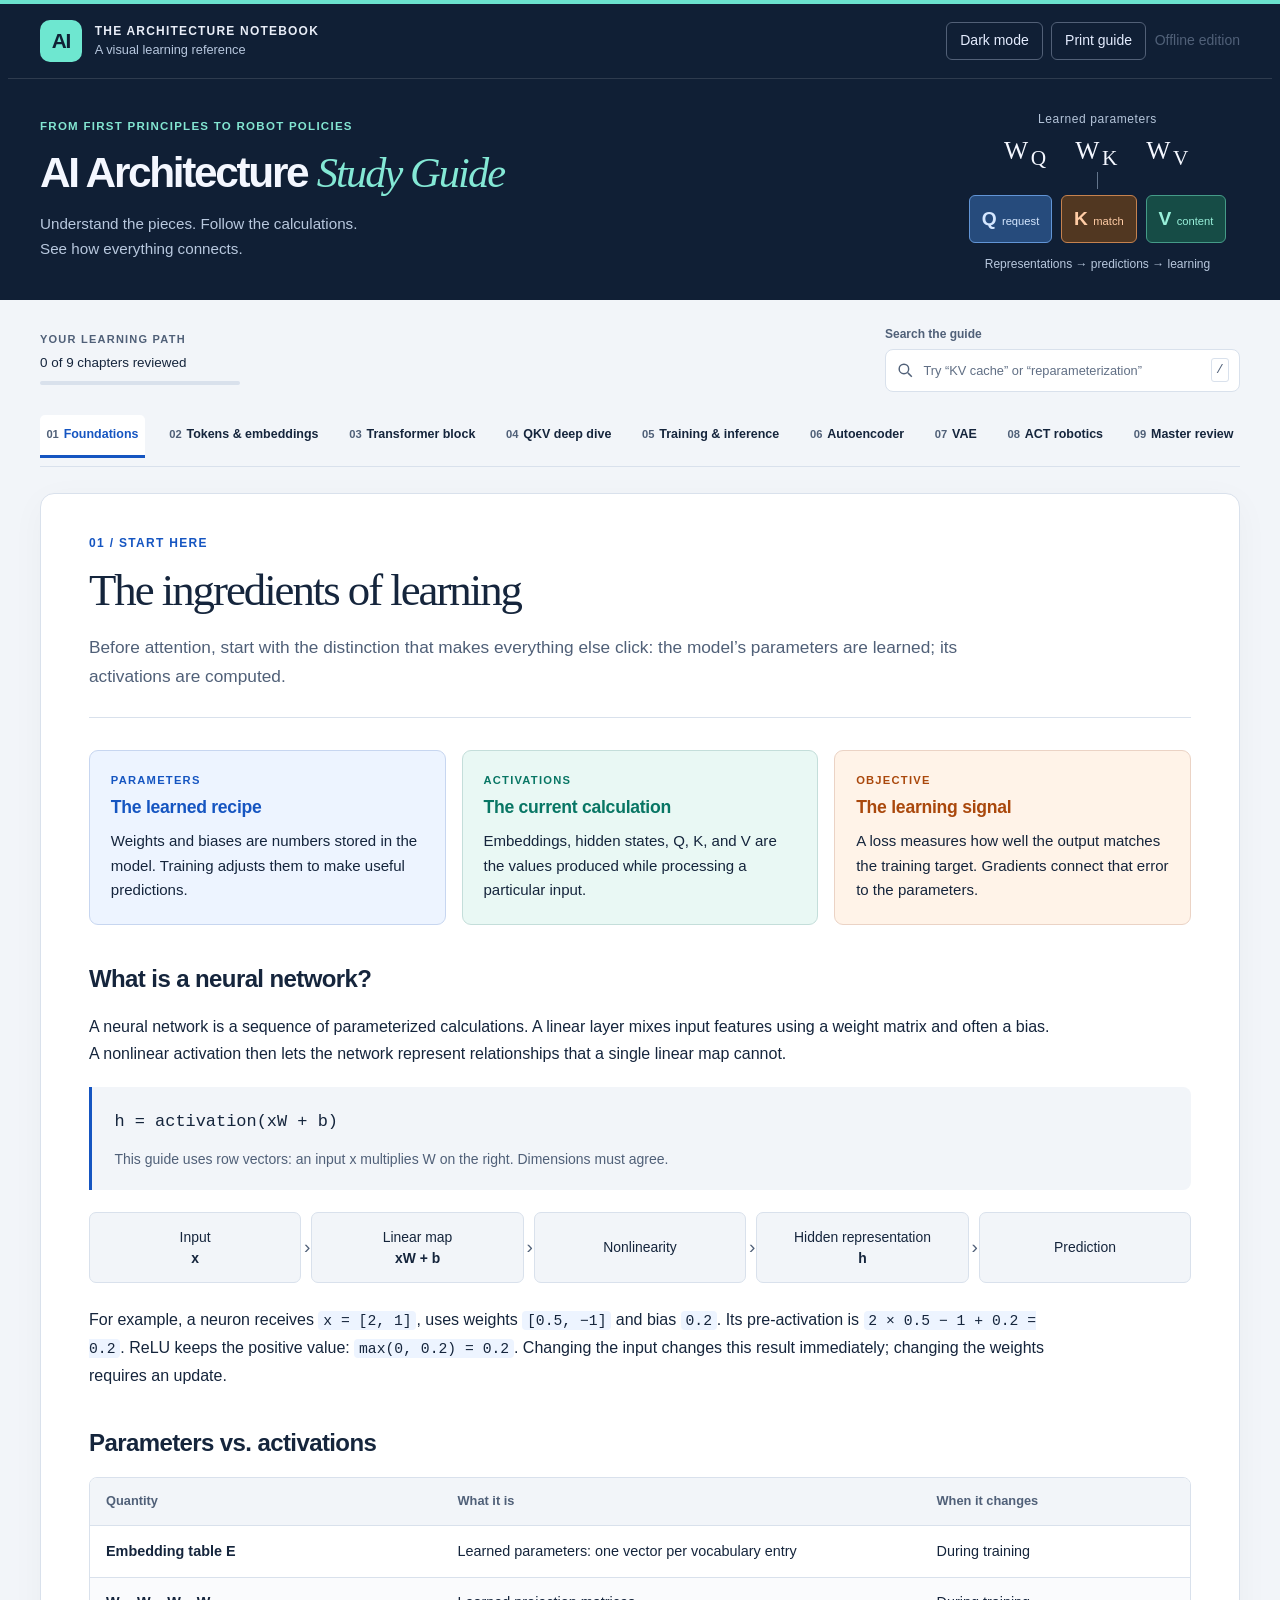
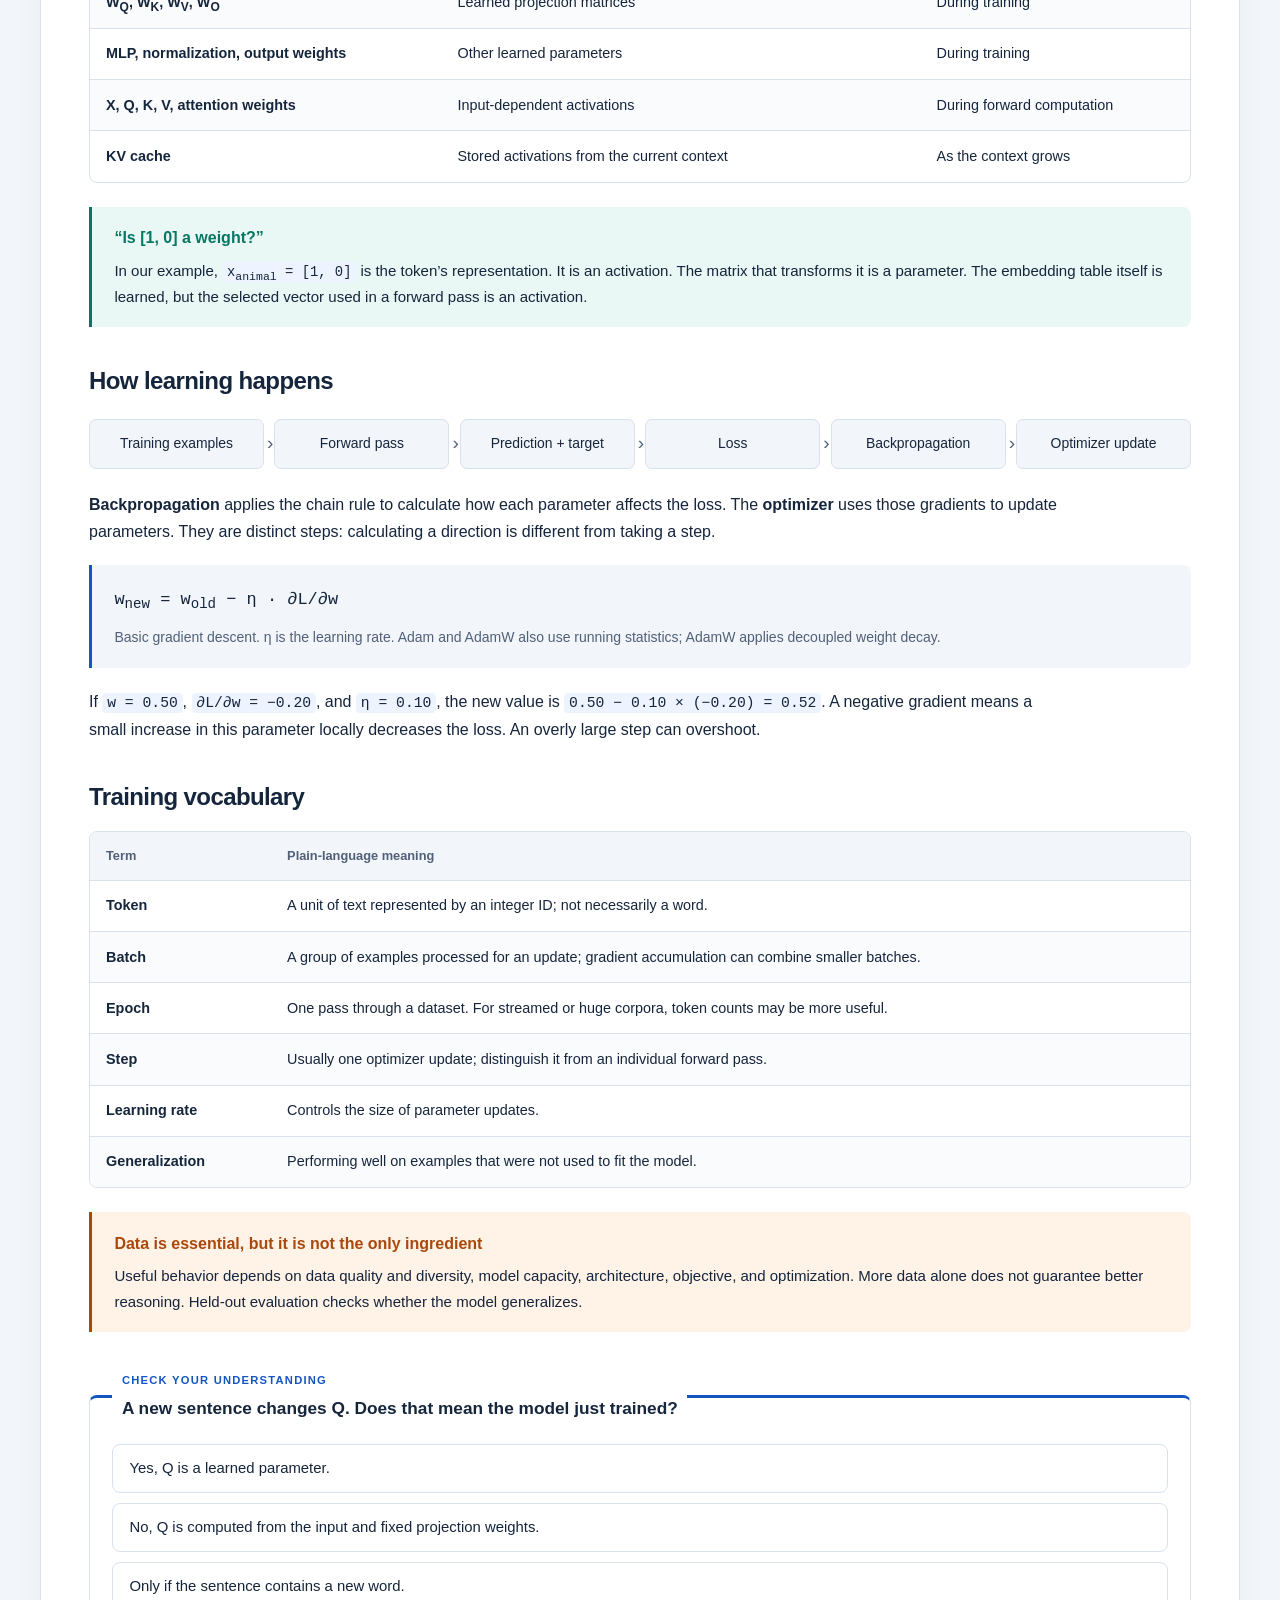
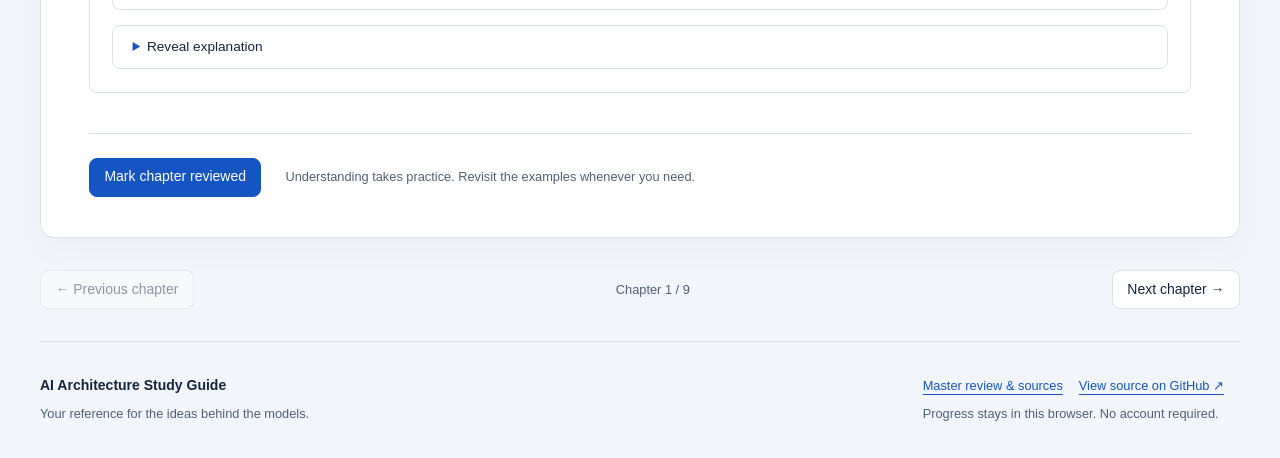
<file: offline.html>
<!DOCTYPE html>
<html lang="en" data-theme="light">
<head>
<meta charset="utf-8">
<meta name="viewport" content="width=device-width, initial-scale=1">
<meta name="description" content="A visual AI architecture study guide: neural networks, embeddings, Transformer blocks, QKV attention, training, KV caching, autoencoders, VAEs, and ACT robotics.">
<meta name="theme-color" content="#101f35">
<meta name="color-scheme" content="light dark">
<title>AI Architecture Study Guide</title>
<link rel="icon" href="data:image/svg+xml,%3Csvg xmlns='http://www.w3.org/2000/svg' viewBox='0 0 64 64'%3E%3Crect width='64' height='64' rx='14' fill='%23101f35'/%3E%3Ctext x='32' y='43' font-family='Arial' font-size='32' fill='%236ee7d0' text-anchor='middle'%3EAI%3C/text%3E%3C/svg%3E">
<style>
:root{--bg:#f2f5f9;--surface:#fff;--ink:#15253c;--muted:#506078;--line:#d9e1ec;--blue:#1555c1;--blue-soft:#edf4ff;--teal:#087664;--teal-soft:#e9f8f4;--orange:#aa480c;--orange-soft:#fff3e8;--navy:#101f35;--focus:#b348ed;--shadow:0 8px 35px #14244109;color-scheme:light;font-family:Inter,-apple-system,BlinkMacSystemFont,"Segoe UI",sans-serif;font-size:16px;line-height:1.7}
:root[data-theme=dark]{--bg:#0e1726;--surface:#172438;--ink:#e8edf7;--muted:#b5c2d4;--line:#344359;--blue:#92baff;--blue-soft:#1b3354;--teal:#75dfca;--teal-soft:#183c3c;--orange:#ffbb89;--orange-soft:#443124;--shadow:none;color-scheme:dark}
*{box-sizing:border-box}html{scroll-behavior:smooth;scroll-padding-top:1.5rem}body{margin:0;background:var(--bg);color:var(--ink)}[hidden]{display:none!important}a{color:var(--blue);text-underline-offset:4px}button,input{font:inherit}button,a,input,summary{-webkit-tap-highlight-color:transparent}button{cursor:pointer}button:disabled{cursor:default;opacity:.45}button:focus-visible,a:focus-visible,input:focus-visible,summary:focus-visible,article:focus-visible{outline:3px solid var(--focus);outline-offset:4px}button{border:1px solid var(--line);border-radius:8px;color:var(--ink);background:var(--surface);padding:.55rem .9rem;line-height:1.4}button:hover:not(:disabled){border-color:var(--blue);color:var(--blue)}p{margin:.65rem 0 1rem}h1,h2,h3,h4{line-height:1.2}h3{font-size:1.5rem;letter-spacing:-.025em;margin:0 0 1.2rem}h4{font-size:1.05rem;margin:.3rem 0 .8rem}strong{font-weight:650}small,.caption{font-size:.875rem}.caption{color:var(--muted)}code{font-family:ui-monospace,SFMono-Regular,Consolas,monospace;font-size:.92em}p code,td code{background:var(--blue-soft);padding:.12rem .3rem;border-radius:4px;overflow-wrap:anywhere}sub,sup{line-height:0}svg{fill:none;stroke:currentColor;stroke-width:1.8}.eyebrow{display:block;font-size:.75rem;font-weight:750;letter-spacing:.11em;line-height:1.5;text-transform:uppercase}.skip-link{position:fixed;top:-100px;left:1rem;z-index:20;background:var(--surface);padding:.8rem}.skip-link:focus{top:1rem}.masthead{background:var(--navy);color:#f4f7ff;border-top:4px solid #6be2ce}.masthead-inner,.intro{max-width:1264px;margin:auto;padding:1.35rem 2rem}.masthead-inner{display:flex;justify-content:space-between;align-items:center;border-bottom:1px solid #ffffff20;gap:1rem}.brand{display:flex;align-items:center;gap:.8rem;color:#e8edf7;text-decoration:none;font-size:.75rem;font-weight:650;letter-spacing:.1em;line-height:1.5}.brand-mark{display:grid;place-items:center;width:42px;height:42px;background:#6ee7d0;color:#102236;border-radius:10px;font-size:1.3rem;font-weight:800;letter-spacing:-.06em}.brand-sub{display:block;font-weight:400;color:#b7c7de;letter-spacing:0;font-size:.8rem}.header-actions{display:flex;align-items:center;gap:.55rem}.header-actions button,.header-actions a{font-size:.875rem;background:transparent;color:#e5edff;border:1px solid #526077;padding:.5rem .8rem;border-radius:6px;text-decoration:none}.header-actions a{background:#d9fbf3;color:#163e3c;border-color:#d9fbf3}.header-actions button:hover{color:#6ee7d0;border-color:#6ee7d0}.intro{display:flex;justify-content:space-between;align-items:center;gap:3rem;padding-top:2rem;padding-bottom:2.1rem}.intro .eyebrow{color:#83e6d2;font-size:.72rem;margin:0 0 .8rem}.intro h1{font-size:clamp(2.5rem,4.2vw,3.5rem);font-weight:550;letter-spacing:-.055em;margin:0}.intro h1 br{display:none}.intro h1 em{font-family:Georgia,serif;font-weight:400;color:#84e8d5;letter-spacing:-.045em}.intro p:not(.eyebrow){color:#b8c8de;line-height:1.65;margin:.75rem 0 0;font-size:.95rem}.intro-map{min-width:315px;max-width:360px;text-align:center;padding:.1rem 0}.intro-map>span{font-size:.75rem;letter-spacing:.05em;color:#b5c5da}.intro-map>b{display:block;font-family:Georgia,serif;font-size:1.6rem;font-weight:400;letter-spacing:.1em;line-height:1.6}.map-line{height:17px;width:1px;background:#63758c;margin:0 auto .4rem}.qkv-chips{display:flex;gap:.55rem;justify-content:center}.qkv-chips>span{padding:.4rem .75rem;background:#264b7c;border:1px solid #6295d6;color:#d5e7ff;border-radius:6px;font-size:1.2rem;font-weight:700}.qkv-chips>span:nth-child(2){background:#513721;border-color:#c5824f;color:#ffcca5}.qkv-chips>span:nth-child(3){background:#164c46;border-color:#459b88;color:#98f0da}.qkv-chips small{font-size:.7rem;font-weight:400}.intro-map p{font-size:.75rem!important}.guide-shell{max-width:1264px;margin:auto;padding:0 2rem}.toolbar{display:flex;align-items:center;justify-content:space-between;gap:2rem;padding:1.5rem 0 1.2rem}.toolbar .eyebrow{color:var(--muted);font-size:.69rem}#progress-label{font-size:.84rem;display:block;margin:.25rem 0 .4rem}progress{appearance:none;width:200px;height:4px;border:0;background:var(--line);display:block;border-radius:5px;overflow:hidden}progress::-webkit-progress-bar{background:var(--line)}progress::-webkit-progress-value{background:var(--teal)}progress::-moz-progress-bar{background:var(--teal)}.search-box{width:355px;max-width:100%}.search-box>label{font-size:.75rem;font-weight:650;color:var(--muted);display:block;margin-bottom:.25rem}.search-box>div{display:flex;align-items:center;border:1px solid var(--line);background:var(--surface);border-radius:8px;padding:.35rem .65rem;gap:.5rem}.search-box svg{width:19px;height:19px;flex-shrink:0;color:var(--muted)}.search-box input{width:100%;min-width:0;border:0;background:transparent;color:var(--ink);font-size:.8rem;padding:.35rem 0;line-height:1.5}.search-box input::placeholder{color:var(--muted);opacity:.9}.search-box kbd{font-size:.8rem;border:1px solid var(--line);border-radius:3px;padding:0 .25rem;color:var(--muted)}.chapter-nav{margin-bottom:1.65rem;border-bottom:1px solid var(--line)}.chapter-nav [role=tablist]{display:flex;flex-wrap:wrap;gap:.2rem .5rem;padding-bottom:.5rem}.chapter-tab{background:transparent;border:0;border-bottom:3px solid transparent;border-radius:5px 5px 0 0;padding:.65rem .6rem;font-size:.875rem;font-weight:550;white-space:nowrap;display:flex;align-items:center;gap:.45rem}.chapter-tab>span:first-child{font-size:.7rem;color:var(--muted);font-variant-numeric:tabular-nums}.chapter-tab[aria-selected=true]{background:var(--surface);border-bottom-color:var(--blue);color:var(--blue)}.chapter-tab .done-dot{display:none;width:.35rem;height:.35rem;background:var(--teal);border-radius:50%}.chapter-tab.is-complete .done-dot{display:inline-block}.chapter{background:var(--surface);border:1px solid var(--line);border-radius:14px;padding:2.5rem 3rem;box-shadow:var(--shadow);margin-bottom:2rem;min-width:0}.chapter-heading{margin-bottom:2rem;border-bottom:1px solid var(--line);padding-bottom:1.6rem}.chapter-heading .eyebrow{color:var(--blue);margin:0 0 .75rem}.chapter-heading h2{font-family:Georgia,"Times New Roman",serif;font-size:clamp(2rem,3.5vw,2.85rem);font-weight:400;letter-spacing:-.045em;margin:0 0 .9rem;max-width:950px}.lead{font-size:1.08rem;color:var(--muted);line-height:1.7;max-width:870px;margin:0}.topic{margin-top:2.5rem;scroll-margin-top:2rem}.topic>p{max-width:970px}.cards{display:grid;grid-template-columns:repeat(auto-fit,minmax(min(100%,240px),1fr));gap:1rem;margin:1.25rem 0}.card{padding:1.3rem;border:1px solid var(--line);border-radius:9px;min-width:0}.card h3,.card h4{font-size:1.1rem;letter-spacing:-.015em;margin:.5rem 0 .7rem}.card p{font-size:.94rem;margin:0;line-height:1.65}.blue{background:var(--blue-soft);color:var(--blue);border-color:color-mix(in srgb,var(--blue) 24%,var(--surface))}.teal{background:var(--teal-soft);color:var(--teal);border-color:color-mix(in srgb,var(--teal) 24%,var(--surface))}.orange{background:var(--orange-soft);color:var(--orange);border-color:color-mix(in srgb,var(--orange) 24%,var(--surface))}.card p{color:var(--ink)}.card .eyebrow{font-size:.7rem}.flow{display:flex;list-style:none;padding:0;margin:1.4rem 0;gap:.65rem;align-items:stretch;flex-wrap:wrap;counter-reset:flow}.flow li{flex:1 1 100px;display:flex;align-items:center;justify-content:center;text-align:center;position:relative;flex-direction:column;line-height:1.5;font-size:.87rem;padding:.85rem .7rem;border:1px solid var(--line);border-radius:7px;background:var(--bg);min-width:0}.flow li:not(:last-child)::after{content:'›';position:absolute;right:-.65rem;color:var(--muted);font-size:1.2rem;z-index:1}.formula{margin:1.25rem 0;border-left:3px solid var(--blue);background:var(--bg);padding:1.15rem 1.4rem;border-radius:0 8px 8px 0;overflow-x:auto}.formula code{font-size:1.06rem;line-height:1.9;overflow-wrap:anywhere}.formula p{font-size:.875rem;color:var(--muted);margin:.6rem 0 0;max-width:900px}.callout{margin:1.5rem 0;background:var(--teal-soft);border-left:3px solid var(--teal);padding:1.1rem 1.4rem;border-radius:0 8px 8px 0}.callout>strong{color:var(--teal);font-size:1rem}.callout p{margin:.4rem 0 0;font-size:.94rem}.callout.caution{background:var(--orange-soft);border-color:var(--orange)}.callout.caution>strong{color:var(--orange)}.table-wrap{overflow-x:auto;border:1px solid var(--line);border-radius:8px;margin:1.2rem 0}table{width:100%;border-collapse:collapse;font-size:.9rem;line-height:1.6;text-align:left}th{background:var(--bg);font-size:.8rem;color:var(--muted);font-weight:650}td,th{padding:.85rem 1rem;border-bottom:1px solid var(--line);vertical-align:top}td:first-child{font-weight:600}tr:last-child td{border-bottom:0}tbody tr:nth-child(even){background:color-mix(in srgb,var(--bg) 40%,var(--surface))}details{border:1px solid var(--line);border-radius:8px;padding:0 1.2rem;margin:.8rem 0}summary{font-size:.95rem;font-weight:600;cursor:pointer;padding:1rem 0;line-height:1.6}details p{font-size:.94rem}details[open]{padding-bottom:.5rem}details>summary::marker{color:var(--blue)}.matrix{white-space:pre;overflow-x:auto;background:var(--bg);border-radius:7px;padding:1.2rem;font-size:.9rem;line-height:1.7}.quiz{min-width:0;border:1px solid var(--line);border-top:3px solid var(--blue);padding:1.4rem;border-radius:8px;margin:2.5rem 0 0}.quiz legend{padding:0 .6rem;font-size:1.08rem;font-weight:650;line-height:1.5;max-width:100%}.quiz legend .eyebrow{font-size:.7rem;color:var(--blue);margin-bottom:.45rem}.answers{display:grid;gap:.65rem}.answers button{text-align:left;border-color:var(--line);font-size:.93rem;padding:.8rem 1rem}.answers button.correct{background:var(--teal-soft);border-color:var(--teal);color:var(--teal)}.answers button.incorrect{background:var(--orange-soft);border-color:var(--orange);color:var(--orange)}.feedback{margin:.8rem 0 0;font-size:.94rem}.feedback:empty{display:none}.answer-key{margin:.9rem 0 0}.answer-key summary{font-weight:500;font-size:.85rem;padding:.65rem 0}.token-demo{display:flex;gap:.6rem;flex-wrap:wrap;margin:1.2rem 0}.token-demo span{font-family:ui-monospace,monospace;font-size:1.1rem;padding:.5rem 1rem;border:1px solid var(--blue);color:var(--blue);background:var(--blue-soft);border-radius:6px;white-space:pre}.block-diagram{max-width:660px;margin:1.5rem auto;text-align:center}.block-node{border:1px solid var(--line);border-radius:7px;padding:.7rem 1rem;position:relative;background:var(--bg);margin:.65rem 2.5rem;font-size:.9rem}.block-node.blue{background:var(--blue-soft);color:var(--blue)}.block-node.teal{background:var(--teal-soft);color:var(--teal)}.block-node:not(:last-child)::after{content:'↓';position:absolute;bottom:-1rem;left:49%;line-height:1rem;color:var(--muted)}.residual-group{border-right:2px solid var(--orange);position:relative;margin:1.2rem 0;padding:.7rem 0;border-radius:0 10px 10px 0;background:color-mix(in srgb,var(--bg) 50%,var(--surface))}.residual-label{font-size:.75rem;color:var(--orange);display:block;line-height:1.6}.sum{font-weight:650}.heads{display:grid;grid-template-columns:repeat(3,1fr);gap:1rem}.head{padding:1rem;text-align:center;border-radius:8px;border:1px solid var(--line);font-weight:650}.head small{display:block;font-size:.8rem;font-weight:400;margin-top:.3rem}.lab{background:var(--bg);border:1px solid var(--line);border-radius:10px;padding:1.5rem;margin:1.3rem 0}.lab-controls{display:grid;gap:.9rem}.lab-controls label{display:grid;grid-template-columns:120px 1fr 45px;gap:1rem;align-items:center;font-size:.9rem}.lab-controls input{width:100%;accent-color:var(--blue);min-width:0;cursor:pointer;min-height:28px}.lab-controls output{font-variant-numeric:tabular-nums;text-align:right;font-family:ui-monospace,monospace}.bars{display:grid;gap:.7rem;margin-top:1.5rem}.bar-row{display:grid;grid-template-columns:85px 1fr 70px;gap:1rem;align-items:center;font-size:.8rem}.bar-track{background:var(--line);border-radius:4px;height:12px;overflow:hidden}.bar-fill{height:100%;background:var(--blue);transition:width .12s}.bar-row:nth-child(2) .bar-fill{background:var(--orange)}.bar-row:nth-child(3) .bar-fill{background:var(--teal)}.bar-value{text-align:right;font-variant-numeric:tabular-nums}.small-button{font-size:.8rem}.bottleneck{display:flex;justify-content:space-around;align-items:center;gap:1rem;border:1px solid var(--line);border-radius:10px;padding:2rem 1rem;margin:1.5rem 0;background:var(--bg)}.bottleneck>div{display:flex;flex-direction:column;text-align:center}.bottleneck strong{font-family:Georgia,serif;font-size:2.5rem;font-weight:400}.bottleneck span{font-size:.8rem;color:var(--muted)}.bottleneck .latent{background:var(--teal-soft);color:var(--teal);border:1px solid var(--teal);border-radius:10px;padding:1rem}.latent-compare{display:grid;grid-template-columns:1fr 1fr;gap:1rem}.latent-compare>div{border:1px solid var(--line);border-radius:8px;padding:1.3rem}.latent-compare p{font-size:.875rem}.dots{position:relative;height:100px;background:var(--bg);border-radius:6px;margin:1rem 0}.dots i{width:10px;height:10px;background:var(--blue);position:absolute;border-radius:50%}.dots i:nth-child(1){left:10%;top:20%}.dots i:nth-child(2){left:17%;top:30%}.dots i:nth-child(3){left:20%;top:15%}.dots i:nth-child(4){left:15%;top:43%}.dots i:nth-child(5){left:75%;top:64%}.dots i:nth-child(6){left:81%;top:70%}.dots i:nth-child(7){left:70%;top:75%}.dots i:nth-child(8){left:74%;top:50%}.organized i{background:var(--teal)}.organized i:nth-child(1){left:40%;top:20%}.organized i:nth-child(2){left:50%;top:30%}.organized i:nth-child(3){left:57%;top:15%}.organized i:nth-child(4){left:32%;top:43%}.organized i:nth-child(5){left:55%;top:64%}.organized i:nth-child(6){left:46%;top:70%}.organized i:nth-child(7){left:40%;top:53%}.organized i:nth-child(8){left:61%;top:44%}.segmented{display:inline-flex;gap:.2rem;border:1px solid var(--line);border-radius:8px;background:var(--bg);padding:.25rem;margin:.5rem 0 1rem}.segmented button{border-color:transparent;background:transparent;font-size:.9rem}.segmented button[aria-pressed=true]{background:var(--blue);color:var(--surface)}.act-mode{border-left:3px solid var(--orange);padding:.8rem 1.4rem;background:var(--orange-soft);margin:.8rem 0 1.2rem}.act-mode p{font-size:.95rem}.act-policy{padding:1.4rem;border:2px solid var(--teal);border-radius:10px;margin:1.5rem 0}.act-policy>.eyebrow{color:var(--teal)}.family-root{background:var(--bg);border:1px solid var(--line);text-align:center;padding:1rem;border-radius:8px;font-size:1rem;font-weight:600}.act-root{border-color:var(--teal);background:var(--teal-soft);color:var(--teal)}.review-prompts{padding-left:1.4rem}.review-prompts li{margin:.8rem 0;padding-left:.5rem}.sources{padding-left:1.4rem}.sources li{padding:.5rem 0 .5rem .35rem}.sources a{font-weight:600}.sources span{display:block;font-size:.875rem;color:var(--muted)}.chapter-end{border-top:1px solid var(--line);margin-top:2.5rem;padding-top:1.5rem;display:flex;gap:1.5rem;align-items:center}.complete-button{background:var(--blue);color:var(--surface);border-color:var(--blue);font-size:.875rem;flex-shrink:0}.complete-button:hover{background:var(--blue-soft)}.complete-button[aria-pressed=true]{background:var(--teal-soft);color:var(--teal);border-color:var(--teal)}.chapter-end p{color:var(--muted);font-size:.8rem;margin:0}.chapter-pagination{display:flex;justify-content:space-between;align-items:center;margin:0 0 2rem;gap:1rem}.chapter-pagination button{font-size:.875rem}.chapter-pagination span{font-size:.8rem;color:var(--muted)}footer{border-top:1px solid var(--line);padding:2rem 0;display:flex;justify-content:space-between;gap:2rem;font-size:.875rem}footer p{font-size:.8rem;color:var(--muted);margin:.3rem 0}footer a{margin-right:1rem;font-size:.8rem}.search-results{background:var(--surface);border:1px solid var(--line);padding:2rem;border-radius:12px;margin-bottom:2rem}.search-heading{display:flex;justify-content:space-between;align-items:center;gap:1rem}.search-heading h2{font-size:1.6rem}.search-heading button{font-size:.875rem}#search-summary{color:var(--muted);font-size:.9rem}.search-result{display:block;width:100%;text-align:left;padding:1.2rem;margin:.6rem 0;line-height:1.6}.search-result strong{display:block;font-size:1rem}.search-result p{font-size:.875rem;color:var(--muted);margin:.4rem 0 0}.search-result .eyebrow{font-size:.7rem;color:var(--blue);margin-bottom:.2rem}mark{background:#ffe497;color:#342b0f;padding:0 .1rem;border-radius:2px}.no-results{padding:2rem 0;font-size:1rem;color:var(--muted)}
@media(min-width:1150px){.intro h1 br{display:block}.intro{padding-top:1.8rem;padding-bottom:1.9rem}.intro h1{font-size:3.3rem}.chapter-nav [role=tablist]{justify-content:space-between;gap:0}.chapter-tab{font-size:.78rem;padding:.7rem .4rem;gap:.3rem}.intro-map{margin-right:6rem}}
@media(max-width:900px){.masthead-inner,.intro{padding-left:1.5rem;padding-right:1.5rem}.intro-map{display:none}.intro{padding-top:1.6rem;padding-bottom:1.6rem}.intro h1{font-size:2.7rem}.guide-shell{padding:0 1.5rem}.chapter{padding:2rem}.brand-sub{display:none}.brand{font-size:.68rem}.header-actions{gap:.35rem}.header-actions button,.header-actions a{font-size:.75rem;padding:.5rem .6rem}.chapter-tab{font-size:.85rem}.heads{gap:.5rem}.head{padding:.75rem .5rem}}
@media(max-width:600px){:root{line-height:1.7}.masthead-inner{padding:1rem;flex-wrap:wrap;gap:.8rem}.brand{font-size:.72rem}.brand-sub{display:block}.brand-mark{width:36px;height:36px;font-size:1.1rem}.header-actions{width:100%;justify-content:flex-end}.header-actions a,.header-actions button{font-size:.8rem}.intro{padding:1.2rem 1rem 1.6rem}.intro h1{font-size:2.25rem;line-height:1.15;letter-spacing:-.045em}.intro h1 br{display:block}.intro .eyebrow{font-size:.63rem;letter-spacing:.08em}.intro p:not(.eyebrow){font-size:.9rem}.guide-shell{padding:0 .8rem}.toolbar{align-items:stretch;flex-direction:column;gap:1rem;padding:1.2rem .2rem}.toolbar>div:first-child{display:grid;grid-template-columns:1fr 1fr;gap:.4rem}.toolbar .eyebrow{align-self:center}#progress-label{text-align:right;font-size:.75rem;margin:0}progress{width:100%;grid-column:1/-1}.search-box{width:100%}.search-box>label{font-size:.8rem}.search-box input{font-size:.875rem}.chapter-nav{margin-bottom:1rem}.chapter-nav [role=tablist]{flex-wrap:nowrap;overflow-x:auto;padding-bottom:.65rem;gap:.2rem;scrollbar-width:thin}.chapter-tab{padding:.65rem .7rem;font-size:.875rem}.chapter{padding:1.5rem 1.1rem;border-radius:10px}.chapter-heading{padding-bottom:1.3rem;margin-bottom:1.3rem}.chapter-heading h2{font-size:2.05rem;line-height:1.15}.lead{font-size:1rem}.topic{margin-top:2rem}.topic>h3{font-size:1.3rem}.cards{grid-template-columns:1fr;gap:.7rem}.card{padding:1rem}.card p{font-size:.94rem}.flow{gap:.5rem}.flow li{flex-basis:110px;font-size:.8rem;padding:.7rem .5rem}.flow li::after{right:-.5rem!important}.formula{padding:1rem}.formula code{font-size:.93rem}.callout{padding:1rem}.table-wrap th,.table-wrap td{padding:.65rem .75rem;min-width:115px}.table-wrap table{font-size:.85rem}.lab{padding:1rem}.lab-controls label{grid-template-columns:85px 1fr 35px;gap:.5rem;font-size:.8rem}.bar-row{grid-template-columns:65px 1fr 52px;gap:.5rem}.block-node{margin:.65rem 1rem}.heads{grid-template-columns:1fr}.head small{display:inline;margin-left:.4rem}.bottleneck{gap:.4rem;padding:1rem .5rem}.bottleneck strong{font-size:2rem}.bottleneck span{font-size:.7rem}.bottleneck .latent{padding:.8rem .5rem}.latent-compare{grid-template-columns:1fr}.act-policy{padding:1rem}.act-mode{padding:.8rem 1rem}.quiz{padding:1rem}.quiz legend{font-size:1rem}.answers button{font-size:.9rem}.chapter-end{align-items:flex-start;flex-direction:column;gap:.7rem}.chapter-pagination{gap:.5rem}.chapter-pagination button{font-size:.75rem;padding:.6rem .7rem}.chapter-pagination span{font-size:.7rem;white-space:nowrap}footer{flex-direction:column;gap:1rem;padding:1.5rem .2rem}.search-results{padding:1rem}.search-heading{align-items:flex-start}.search-heading h2{font-size:1.4rem}.search-heading button{font-size:.75rem}.search-result{padding:1rem}}
@media(prefers-reduced-motion:reduce){html{scroll-behavior:auto}*,*::before,*::after{transition:none!important}}
@media print{:root,:root[data-theme=dark]{--bg:#fff;--surface:#fff;--ink:#111;--muted:#444;--line:#bbb;--blue:#134791;--blue-soft:#f1f5fa;--teal:#155e52;--teal-soft:#f0f7f5;--orange:#86421c;--orange-soft:#fcf5ef;color-scheme:light;font-size:10pt}.masthead{background:#fff;color:#111;border-top:0}.masthead-inner,.intro{padding:0}.brand,.brand-sub,.intro p,.intro h1 em{color:#111!important}.intro{padding:1rem 0}.intro h1{font-size:28pt}.intro-map,.header-actions,.toolbar,.chapter-nav,.chapter-pagination,.chapter-end,.segmented,.search-results,.skip-link,.answers,.small-button,footer,.lab-controls{display:none!important}.guide-shell{max-width:none;padding:0}.chapter,.chapter[hidden],main[hidden],.act-mode,.act-mode[hidden]{display:block!important;border:0;border-radius:0;padding:0;margin:0;box-shadow:none}.chapter{break-before:page}.chapter-heading h2{font-size:24pt}.topic{margin-top:1.3rem}.cards,.formula,.callout,.quiz{break-inside:avoid}.table-wrap{overflow:visible}th,td{padding:.4rem}.flow li{flex-basis:80px}.formula code{font-size:10pt}.intro-map{display:none}.quiz{margin:1rem 0}.answer-key{display:block}.table-wrap table{font-size:9pt}a{color:#134791}.chapter-heading{padding-bottom:.8rem;margin-bottom:1rem}details{break-inside:avoid}.lab{padding:1rem}.brand-mark{background:#fff;border:1px solid #333;color:#111}}

@media(min-width:901px){.intro h1{font-size:2.65rem}.intro h1 br{display:none}.intro{padding-top:1.45rem;padding-bottom:1.5rem}.intro-map{min-width:285px;margin-right:0}.masthead-inner{padding-top:1rem;padding-bottom:1rem}}
@media screen{.chapter-nav{position:sticky;top:0;z-index:5;background:var(--bg);padding-top:.25rem;box-shadow:0 5px 0 var(--bg)}}

@media screen{.chapter,.topic,.quiz{scroll-margin-top:5rem}}

</style>

</head>
<body>
<a class="skip-link" href="#study-content">Skip to study content</a>
<header class="masthead">
<div class="masthead-inner"><a class="brand" href="#foundations"><span class="brand-mark">AI</span><span>THE ARCHITECTURE NOTEBOOK<span class="brand-sub">A visual learning reference</span></span></a><div class="header-actions"><button type="button" id="theme-toggle" aria-label="Switch to dark theme">Dark mode</button><button type="button" id="print-guide">Print guide</button><span class="caption">Offline edition</span></div></div>
<div class="intro"><div><p class="eyebrow">FROM FIRST PRINCIPLES TO ROBOT POLICIES</p><h1>AI Architecture<br> <em>Study Guide</em></h1><p>Understand the pieces. Follow the calculations.<br>See how everything connects.</p></div><div class="intro-map" aria-label="Learned parameters produce representations that support predictions"><span>Learned parameters</span><b>W<sub>Q</sub> &nbsp; W<sub>K</sub> &nbsp; W<sub>V</sub></b><div class="map-line"></div><div class="qkv-chips"><span>Q <small>request</small></span><span>K <small>match</small></span><span>V <small>content</small></span></div><p>Representations → predictions → learning</p></div></div>
</header>
<div class="guide-shell">
<div class="toolbar"><div><span class="eyebrow">YOUR LEARNING PATH</span><span id="progress-label">0 of 9 chapters reviewed</span><progress id="progress" max="9" value="0" aria-label="Chapters reviewed"></progress></div><div class="search-box"><label for="guide-search">Search the guide</label><div><svg viewBox="0 0 24 24" aria-hidden="true"><circle cx="10" cy="10" r="6"></circle><path d="m15 15 5 5"></path></svg><input id="guide-search" type="search" placeholder="Try “KV cache” or “reparameterization”" autocomplete="off"><kbd>/</kbd></div></div></div>
<nav class="chapter-nav" aria-label="Study chapters"><div role="tablist" aria-label="Study chapters"><button class="chapter-tab" id="tab-foundations" role="tab" aria-controls="foundations" aria-selected="true" tabindex="0" data-chapter="foundations"><span>01</span>Foundations<span class="done-dot" aria-hidden="true"></span></button><button class="chapter-tab" id="tab-tokens" role="tab" aria-controls="tokens" aria-selected="false" tabindex="-1" data-chapter="tokens"><span>02</span>Tokens & embeddings<span class="done-dot" aria-hidden="true"></span></button><button class="chapter-tab" id="tab-transformer" role="tab" aria-controls="transformer" aria-selected="false" tabindex="-1" data-chapter="transformer"><span>03</span>Transformer block<span class="done-dot" aria-hidden="true"></span></button><button class="chapter-tab" id="tab-qkv" role="tab" aria-controls="qkv" aria-selected="false" tabindex="-1" data-chapter="qkv"><span>04</span>QKV deep dive<span class="done-dot" aria-hidden="true"></span></button><button class="chapter-tab" id="tab-training" role="tab" aria-controls="training" aria-selected="false" tabindex="-1" data-chapter="training"><span>05</span>Training & inference<span class="done-dot" aria-hidden="true"></span></button><button class="chapter-tab" id="tab-autoencoder" role="tab" aria-controls="autoencoder" aria-selected="false" tabindex="-1" data-chapter="autoencoder"><span>06</span>Autoencoder<span class="done-dot" aria-hidden="true"></span></button><button class="chapter-tab" id="tab-vae" role="tab" aria-controls="vae" aria-selected="false" tabindex="-1" data-chapter="vae"><span>07</span>VAE<span class="done-dot" aria-hidden="true"></span></button><button class="chapter-tab" id="tab-act" role="tab" aria-controls="act" aria-selected="false" tabindex="-1" data-chapter="act"><span>08</span>ACT robotics<span class="done-dot" aria-hidden="true"></span></button><button class="chapter-tab" id="tab-review" role="tab" aria-controls="review" aria-selected="false" tabindex="-1" data-chapter="review"><span>09</span>Master review<span class="done-dot" aria-hidden="true"></span></button></div></nav>
<noscript><div class="callout"><strong>Reading mode</strong><p>All chapters are shown below. Enable JavaScript for tabs, search, quizzes, progress tracking, and interactive examples.</p></div></noscript>
<section id="search-results" class="search-results" aria-label="Search results" hidden><div class="search-heading"><h2>Search results</h2><button type="button" id="close-search">Back to the guide</button></div><p id="search-summary" role="status"></p><div id="search-list"></div></section>
<main id="study-content"><article id="foundations" class="chapter" role="tabpanel" aria-labelledby="tab-foundations" tabindex="0"><header class="chapter-heading"><p class="eyebrow">01 / START HERE</p><h2>The ingredients of learning</h2><p class="lead">Before attention, start with the distinction that makes everything else click: the model’s parameters are learned; its activations are computed.</p></header><div class="cards"><div class="card blue"><span class="eyebrow">PARAMETERS</span><h3>The learned recipe</h3><p>Weights and biases are numbers stored in the model. Training adjusts them to make useful predictions.</p></div><div class="card teal"><span class="eyebrow">ACTIVATIONS</span><h3>The current calculation</h3><p>Embeddings, hidden states, Q, K, and V are the values produced while processing a particular input.</p></div><div class="card orange"><span class="eyebrow">OBJECTIVE</span><h3>The learning signal</h3><p>A loss measures how well the output matches the training target. Gradients connect that error to the parameters.</p></div></div><section class="topic" id="network"><h3>What is a neural network?</h3><p>A neural network is a sequence of parameterized calculations. A linear layer mixes input features using a weight matrix and often a bias. A nonlinear activation then lets the network represent relationships that a single linear map cannot.</p><div class="formula"><code>h = activation(xW + b)</code><p>This guide uses row vectors: an input x multiplies W on the right. Dimensions must agree.</p></div><ol class="flow"><li>Input <b>x</b></li><li>Linear map <b>xW + b</b></li><li>Nonlinearity</li><li>Hidden representation <b>h</b></li><li>Prediction</li></ol><p>For example, a neuron receives <code>x = [2, 1]</code>, uses weights <code>[0.5, −1]</code> and bias <code>0.2</code>. Its pre-activation is <code>2 × 0.5 − 1 + 0.2 = 0.2</code>. ReLU keeps the positive value: <code>max(0, 0.2) = 0.2</code>. Changing the input changes this result immediately; changing the weights requires an update.</p></section><section class="topic" id="parameter-activation"><h3>Parameters vs. activations</h3><div class="table-wrap"><table><thead><tr><th scope="col">Quantity</th><th scope="col">What it is</th><th scope="col">When it changes</th></tr></thead><tbody><tr><td>Embedding table E</td><td>Learned parameters: one vector per vocabulary entry</td><td>During training</td></tr><tr><td>W<sub>Q</sub>, W<sub>K</sub>, W<sub>V</sub>, W<sub>O</sub></td><td>Learned projection matrices</td><td>During training</td></tr><tr><td>MLP, normalization, output weights</td><td>Other learned parameters</td><td>During training</td></tr><tr><td>X, Q, K, V, attention weights</td><td>Input-dependent activations</td><td>During forward computation</td></tr><tr><td>KV cache</td><td>Stored activations from the current context</td><td>As the context grows</td></tr></tbody></table></div><aside class="callout idea"><strong>“Is [1, 0] a weight?”</strong><p>In our example, <code>x<sub>animal</sub> = [1, 0]</code> is the token’s representation. It is an activation. The matrix that transforms it is a parameter. The embedding table itself is learned, but the selected vector used in a forward pass is an activation.</p></aside></section><section class="topic" id="learning-loop"><h3>How learning happens</h3><ol class="flow"><li>Training examples</li><li>Forward pass</li><li>Prediction + target</li><li>Loss</li><li>Backpropagation</li><li>Optimizer update</li></ol><p><strong>Backpropagation</strong> applies the chain rule to calculate how each parameter affects the loss. The <strong>optimizer</strong> uses those gradients to update parameters. They are distinct steps: calculating a direction is different from taking a step.</p><div class="formula"><code>w<sub>new</sub> = w<sub>old</sub> − η · ∂L/∂w</code><p>Basic gradient descent. η is the learning rate. Adam and AdamW also use running statistics; AdamW applies decoupled weight decay.</p></div><p>If <code>w = 0.50</code>, <code>∂L/∂w = −0.20</code>, and <code>η = 0.10</code>, the new value is <code>0.50 − 0.10 × (−0.20) = 0.52</code>. A negative gradient means a small increase in this parameter locally decreases the loss. An overly large step can overshoot.</p></section><section class="topic" id="terms"><h3>Training vocabulary</h3><div class="table-wrap"><table><thead><tr><th scope="col">Term</th><th scope="col">Plain-language meaning</th></tr></thead><tbody><tr><td>Token</td><td>A unit of text represented by an integer ID; not necessarily a word.</td></tr><tr><td>Batch</td><td>A group of examples processed for an update; gradient accumulation can combine smaller batches.</td></tr><tr><td>Epoch</td><td>One pass through a dataset. For streamed or huge corpora, token counts may be more useful.</td></tr><tr><td>Step</td><td>Usually one optimizer update; distinguish it from an individual forward pass.</td></tr><tr><td>Learning rate</td><td>Controls the size of parameter updates.</td></tr><tr><td>Generalization</td><td>Performing well on examples that were not used to fit the model.</td></tr></tbody></table></div><aside class="callout caution"><strong>Data is essential, but it is not the only ingredient</strong><p>Useful behavior depends on data quality and diversity, model capacity, architecture, objective, and optimization. More data alone does not guarantee better reasoning. Held-out evaluation checks whether the model generalizes.</p></aside></section><fieldset class="quiz" id="quiz-foundations" data-answer="1" data-quiz="foundations"><legend><span class="eyebrow">Check your understanding</span>A new sentence changes Q. Does that mean the model just trained?</legend><div class="answers"><button type="button" data-choice="0">Yes, Q is a learned parameter.</button><button type="button" data-choice="1">No, Q is computed from the input and fixed projection weights.</button><button type="button" data-choice="2">Only if the sentence contains a new word.</button></div><p class="feedback" aria-live="polite"></p><details class="answer-key"><summary>Reveal explanation</summary><p>Q = XWQ changes when X changes. Training means updating learned parameters such as WQ using a learning procedure. Normal inference does not do that.</p></details></fieldset><div class="chapter-end"><button type="button" class="complete-button" data-complete="foundations" aria-pressed="false">Mark chapter reviewed</button><p>Understanding takes practice. Revisit the examples whenever you need.</p></div></article><article id="tokens" class="chapter" role="tabpanel" aria-labelledby="tab-tokens" tabindex="0"><header class="chapter-heading"><p class="eyebrow">02 / REPRESENTATION</p><h2>From text to vectors</h2><p class="lead">A Transformer reads arrays of numbers. Tokenization determines the units; embeddings give each unit a learned starting representation.</p></header><ol class="flow"><li>Text</li><li>Tokenizer</li><li>Token IDs</li><li>Embedding lookup</li><li>Position information</li><li>Hidden states X</li></ol><section class="topic" id="tokenization"><h3>A token is not always a word</h3><p>A tokenizer maps text into a sequence of discrete vocabulary entries. Tokens can represent whole words, word pieces, punctuation, whitespace, or byte-based units. The exact split depends on the tokenizer.</p><div class="token-demo" aria-label="Illustrative token sequence"><span>The</span><span> animal</span><span> was</span><span> very</span></div><p class="caption">Illustrative tokens only. These boundaries and the numbers below are not from a particular tokenizer.</p><p>Suppose these tokens map to IDs <code>[17, 302, 41, 98]</code>. ID 302 is an index, not a measurement: “animal” is not numerically more meaningful than token 17. An embedding lookup selects rows from a learned table.</p></section><section class="topic" id="embedding"><h3>The embedding table</h3><div class="formula"><code>E ∈ ℝ<sup>vocab_size × d_model</sup>  X = E[token_ids]</code><p>For n tokens, X has shape n × d_model. The batch dimension is omitted in this guide.</p></div><p>If the table has 50,000 tokens and a representation width of 768, each input token selects one 768-number vector. Those coordinates are learned features; they generally do not have neat human labels like “animalness” or “tiredness.” Similar uses can lead to useful geometric relationships, but that is an outcome of training.</p><aside class="callout idea"><strong>Embedding vs. hidden state</strong><p>An embedding is the starting token representation. After a block mixes context and transforms features, its output is a new hidden state. Later layers project that updated hidden state into Q, K, and V.</p></aside></section><section class="topic" id="position"><h3>How does the model know the order?</h3><p>Without positional information, basic self-attention treats tokens as a set: reordering the rows simply reorders its output. Word order matters, so models incorporate positions.</p><div class="cards"><div class="card blue"><span class="eyebrow">ADDITIVE POSITIONS</span><h3>Add a position vector</h3><p>The original Transformer adds sinusoidal position encodings to token embeddings. Learned positional embeddings are another choice.</p></div><div class="card teal"><span class="eyebrow">ROTARY POSITIONS</span><h3>Rotate queries and keys</h3><p>RoPE applies position-dependent rotations to Q and K so their dot products encode relative-position information. It is not simply an extra vector added to X.</p></div></div><div class="formula"><code>X<sub>0</sub> = E[token_ids] + P</code><p>This is the additive-position version. Positional schemes vary between architectures.</p></div><p>“The dog chased the cat” and “The cat chased the dog” contain the same words but describe different events. Position information and the model’s learned transformations help keep those relationships distinct.</p></section><section class="topic" id="contextual"><h3>Why the same token can mean different things</h3><p>“Bank” starts with the same lookup vector in “river bank” and “bank loan,” assuming the same token ID. Attention brings in different surrounding information, so the contextual hidden states diverge. The embedding table does not need a separate entry for every possible sentence.</p><ol class="flow"><li>Same token embedding</li><li>Different surrounding tokens</li><li>Different attention outputs</li><li>Different contextual hidden states</li></ol></section><fieldset class="quiz" id="quiz-tokens" data-answer="2" data-quiz="tokens"><legend><span class="eyebrow">Check your understanding</span>Where does context first enter a token’s meaning in this simplified pipeline?</legend><div class="answers"><button type="button" data-choice="0">The integer token ID already contains the sentence.</button><button type="button" data-choice="1">The embedding lookup creates a new stored parameter per sentence.</button><button type="button" data-choice="2">The Transformer mixes information from surrounding token representations.</button></div><p class="feedback" aria-live="polite"></p><details class="answer-key"><summary>Reveal explanation</summary><p>An embedding lookup supplies a learned starting vector. Transformer attention makes that representation depend on the surrounding context; positional information helps distinguish order.</p></details></fieldset><div class="chapter-end"><button type="button" class="complete-button" data-complete="tokens" aria-pressed="false">Mark chapter reviewed</button><p>Understanding takes practice. Revisit the examples whenever you need.</p></div></article><article id="transformer" class="chapter" role="tabpanel" aria-labelledby="tab-transformer" tabindex="0"><header class="chapter-heading"><p class="eyebrow">03 / THE ARCHITECTURE</p><h2>Attention is one part of the block</h2><p class="lead">Attention moves information between positions. The feed-forward network transforms features at each position. Residual paths and normalization make deep stacks easier to optimize.</p></header><section class="topic" id="block-flow"><h3>Follow a complete block</h3><p>The diagram below is a common <strong>pre-normalization</strong> decoder-only block. The original 2017 Transformer used post-normalization; modern families also vary in their normalization and MLP choices.</p><div class="block-diagram"><div class="block-node">Input hidden states <b>X</b></div><div class="residual-group"><span class="residual-label">Skip connection carries X</span><div class="block-node">LayerNorm</div><div class="block-node blue">Causal multi-head self-attention</div><div class="block-node sum">+ Residual addition → H</div></div><div class="residual-group"><span class="residual-label">Skip connection carries H</span><div class="block-node">LayerNorm</div><div class="block-node teal">Position-wise MLP</div><div class="block-node sum">+ Residual addition → Y</div></div><div class="block-node">Next Transformer block</div></div><div class="formula"><code>H = X + Attention(LN(X))<br>Y = H + MLP(LN(H))</code><p>The output has the same representation width as X so the residual additions are valid. Dropout and some implementation details are omitted.</p></div></section><section class="topic" id="block-parts"><h3>What each component contributes</h3><div class="table-wrap"><table><thead><tr><th scope="col">Component</th><th scope="col">Job</th><th scope="col">Example intuition</th></tr></thead><tbody><tr><td>Attention</td><td>Mix information across token positions.</td><td>The representation of “it” can use earlier context about “animal.”</td></tr><tr><td>MLP / feed-forward network</td><td>Transform each token’s features with the same learned function at every position.</td><td>Combine features in a contextual representation to support prediction.</td></tr><tr><td>Residual connection</td><td>Add a sublayer’s output to its input.</td><td>Preserve a direct information and gradient path through depth.</td></tr><tr><td>LayerNorm</td><td>Normalize each token’s features, with learned scale and bias in the usual form.</td><td>Keep feature scales manageable; it does not normalize across the batch.</td></tr></tbody></table></div><div class="formula"><code>MLP(x) = activation(xW<sub>1</sub> + b<sub>1</sub>)W<sub>2</sub> + b<sub>2</sub></code><p>Common variants include GELU and gated MLPs such as SwiGLU. RMSNorm is an alternative to LayerNorm.</p></div></section><section class="topic" id="heads"><h3>Multi-head attention and Wₒ</h3><p>In ordinary multi-head attention, each head has its own learned projections. All heads read the same input hidden states, but can extract and combine different features.</p><div class="heads"><div class="head blue">Head 1<br><small>Q₁ · K₁ᵀ → weights → V₁</small></div><div class="head teal">Head 2<br><small>Q₂ · K₂ᵀ → weights → V₂</small></div><div class="head orange">Head 3<br><small>Q₃ · K₃ᵀ → weights → V₃</small></div></div><ol class="flow"><li>Concatenate head outputs</li><li>Learned output projection Wₒ</li><li>One attention output</li></ol><div class="formula"><code>MultiHead(X) = Concat(head₁, …, head<sub>h</sub>)W<sub>O</sub></code><p>Wₒ mixes the combined head features and returns them to the model width.</p></div><p>With width 768 and 12 equal heads, a typical head width is 64. Each head returns <code>n × 64</code>; concatenation gives <code>n × 768</code>. Heads can learn different patterns, but a head is not guaranteed to have one clean grammatical job. Grouped-query and multi-query attention share key/value projections across some query heads.</p></section><section class="topic" id="architectures"><h3>Encoder, decoder, and cross-attention</h3><div class="table-wrap"><table><thead><tr><th scope="col">Architecture</th><th scope="col">Attention pattern</th><th scope="col">Typical objective or use</th></tr></thead><tbody><tr><td>Encoder-only, e.g. BERT</td><td>Bidirectional self-attention across visible input tokens</td><td>Masked-token prediction and representations</td></tr><tr><td>Decoder-only, GPT-style</td><td>Causal self-attention over the current token and its prefix</td><td>Autoregressive next-token prediction</td></tr><tr><td>Encoder–decoder</td><td>Encoder processes source; decoder self-attends and cross-attends to encoder outputs</td><td>Sequence-to-sequence tasks such as translation</td></tr></tbody></table></div><p>In <strong>self-attention</strong>, Q, K, and V come from the same sequence of hidden states. In <strong>cross-attention</strong>, Q comes from the receiving sequence while K and V come from another sequence, such as encoder outputs. ACT uses this idea to read observation features into action positions.</p><aside class="callout caution"><strong>“Decoder” has more than one meaning</strong><p>A Transformer decoder is an attention-based stack. An autoencoder decoder reconstructs or generates data from a latent representation. A component can satisfy both descriptions, but the terms are not interchangeable.</p></aside></section><fieldset class="quiz" id="quiz-transformer" data-answer="0" data-quiz="transformer"><legend><span class="eyebrow">Check your understanding</span>What does Wₒ do after multi-head attention?</legend><div class="answers"><button type="button" data-choice="0">It combines the concatenated head outputs into the model representation.</button><button type="button" data-choice="1">It assigns the correct next-token label.</button><button type="button" data-choice="2">It prevents attention to future tokens.</button></div><p class="feedback" aria-live="polite"></p><details class="answer-key"><summary>Reveal explanation</summary><p>Wₒ is a learned output projection. The causal mask restricts attention, and the final language-model head maps hidden states to vocabulary logits.</p></details></fieldset><div class="chapter-end"><button type="button" class="complete-button" data-complete="transformer" aria-pressed="false">Mark chapter reviewed</button><p>Understanding takes practice. Revisit the examples whenever you need.</p></div></article><article id="qkv" class="chapter" role="tabpanel" aria-labelledby="tab-qkv" tabindex="0"><header class="chapter-heading"><p class="eyebrow">04 / ATTENTION, UNPACKED</p><h2>Who reads what, and how much?</h2><p class="lead">Q and K determine the mixing weights. V supplies the content being mixed. All three projections learn through the model’s final prediction loss.</p></header><div class="cards"><div class="card blue"><span class="eyebrow">Q · QUERY</span><h3>What am I looking for?</h3><p>A learned projection of the receiving token’s current representation.</p></div><div class="card orange"><span class="eyebrow">K · KEY</span><h3>How can I be matched?</h3><p>A learned projection used for comparing a source token with a query.</p></div><div class="card teal"><span class="eyebrow">V · VALUE</span><h3>What information do I send?</h3><p>A learned projection containing the features that will be mixed into the output.</p></div></div><section class="topic" id="qkv-projections"><h3>One input, three learned projections</h3><div class="formula"><code>Q = XW<sub>Q</sub>  K = XW<sub>K</sub>  V = XW<sub>V</sub></code><p>Projection biases are omitted for clarity. These matrices are optimized jointly with the rest of the model, not trained as separate supervised tasks.</p></div><p>The request / match / content language is an analogy. The model uses vectors and arithmetic, not literal questions or database addresses. <strong>Every token can produce all three vectors.</strong> The same matrix within a head and layer is applied to each token; there is not a different W<sub>Q</sub> for each word.</p><ol class="flow"><li>Hidden states X</li><li>Q and K → dot products</li><li>Scale and mask</li><li>Row-wise softmax</li><li>Mix V</li><li>Attention output</li></ol><div class="formula"><code>A = softmax((QKᵀ / √d<sub>k</sub>) + M)<br>Attention(Q, K, V) = AV</code><p>Softmax is applied separately to each query row. A causal mask M is 0 for allowed positions and −∞ for future positions.</p></div></section><section class="topic" id="qkv-shapes"><h3>Keep the dimensions straight</h3><div class="table-wrap"><table><thead><tr><th scope="col">Object</th><th scope="col">Shape for one head</th><th scope="col">Meaning</th></tr></thead><tbody><tr><td>X</td><td>n × d_model</td><td>n token representations</td></tr><tr><td>WQ, WK</td><td>d_model × d_k</td><td>Learned query/key projections</td></tr><tr><td>Q, K</td><td>n × d_k</td><td>One query/key row per token</td></tr><tr><td>QKᵀ and A</td><td>n × n</td><td>For every receiver, a score/weight for every source</td></tr><tr><td>WV; V</td><td>d_model × d_v; n × d_v</td><td>Value projection and value activations</td></tr><tr><td>AV</td><td>n × d_v</td><td>One mixed output per receiving token</td></tr></tbody></table></div><p>The scaling by √d<sub>k</sub> keeps dot-product magnitudes from growing with feature dimension under typical variance assumptions. Without scaling, softmax can become too concentrated and its gradients small. Larger scores mean larger relative weights, not a guaranteed explanation of the model’s reasoning.</p></section><section class="topic" id="qkv-lab"><h3>Try it: scores become a mixture</h3><p>These are three <strong>already scaled, unmasked scores</strong> for one query. Move a score and watch the attention weights and weighted value vector change. The values are fixed for this demonstration.</p><div class="lab" id="attention-lab"><div class="lab-controls"><label>animal <input id="score-animal" type="range" min="-3" max="3" step="0.1" value="2"><output id="score-animal-value">2.0</output></label><label>street <input id="score-street" type="range" min="-3" max="3" step="0.1" value="1"><output id="score-street-value">1.0</output></label><label>because <input id="score-because" type="range" min="-3" max="3" step="0.1" value="0"><output id="score-because-value">0.0</output></label></div><div id="attention-bars" class="bars" aria-live="polite"></div><div class="formula"><code id="attention-result">0.665 × [10, 0] + 0.245 × [0, 6] + 0.090 × [1, 1] ≈ [6.742, 1.558]</code></div><button type="button" id="attention-reset" class="small-button">Reset scores</button></div><p>Softmax uses <code>exp(sᵢ) / Σⱼ exp(sⱼ)</code>. Scores <code>[2, 1, 0]</code> become about <code>[66.5%, 24.5%, 9.0%]</code>. The weights sum to 1; the values can contain positive or negative numbers. This softmax is over <em>source positions</em>, not vocabulary entries.</p></section><section class="topic" id="qkv-worked"><h3>A complete two-token worked example</h3><p>Reuse our original toy setting: <code>x<sub>animal</sub> = [1, 0]</code> and <code>x<sub>it</sub> = [0, 1]</code>. Let all three projection matrices initially equal the 2 × 2 identity. Identity is chosen to make the arithmetic visible; real training usually starts from random initialization, with some components possibly pretrained.</p><div class="table-wrap"><table><thead><tr><th scope="col">Step</th><th scope="col">Calculation</th><th scope="col">Result</th></tr></thead><tbody><tr><td>1 · Query for “it”</td><td>[0, 1] × WQ</td><td>q = [0, 1]</td></tr><tr><td>2 · Keys and values</td><td>X × identity</td><td>animal = [1, 0]; it = [0, 1]</td></tr><tr><td>3 · Dot products</td><td>q · k_animal; q · k_it</td><td>[0, 1]</td></tr><tr><td>4 · Scale</td><td>Divide by √2</td><td>[0, 0.7071]</td></tr><tr><td>5 · Softmax over positions</td><td>exp(score) / sum exp(scores)</td><td>A ≈ [0.3302, 0.6698]</td></tr><tr><td>6 · Weighted values</td><td>0.3302[1, 0] + 0.6698[0, 1]</td><td>o ≈ [0.3302, 0.6698]</td></tr></tbody></table></div><aside class="callout idea"><strong>The output is a representation, not a word</strong><p>In a real Transformer, attention is followed by output projection, residual paths, an MLP, other blocks, and a final vocabulary projection. For the next calculation only, we pretend the two output coordinates are logits for “tired” and “street.”</p></aside></section><section class="topic" id="qkv-learning"><h3>How the value projection actually learns</h3><p>Apply a second softmax, now over the toy vocabulary <code>[tired, street]</code>. From logits <code>[0.3302, 0.6698]</code>, we obtain <code>P(tired) ≈ 0.4159</code>. If the target is “tired,” the cross-entropy is <code>−ln(0.4159) ≈ 0.8773</code>.</p><div class="formula"><code>∂L/∂logits = prediction − one_hot(target)<br>≈ [0.4159, 0.5841] − [1, 0] = [−0.5841, 0.5841]</code></div><p>Because the output is a weighted sum of values, each value receives this gradient multiplied by its attention weight. The gradient continues through <code>V = XW<sub>V</sub></code> into W<sub>V</sub>. <strong>No one supplies a “correct value vector.”</strong> The next-token target supervises the entire differentiable computation.</p><details><summary>Show the gradients and one parameter update</summary><p>For this toy example, keeping X fixed and using the identity vocabulary projection:</p><pre class="matrix">∂L/∂WV ≈ [ −0.193   0.193 ]
          [ −0.391   0.391 ]

∂L/∂WQ ≈ [  0       0     ]
          [ −0.183   0.183 ]

∂L/∂WK ≈ [  0      −0.183 ]
          [  0       0.183 ]</pre><p>The error also flows through A, the score softmax, and the dot products to Q and K. With an intentionally large illustrative learning rate <code>η = 0.5</code>, <code>W′ = W − η∇W</code> gives:</p><pre class="matrix">WQ′ ≈ [ 1      0     ]    WK′ ≈ [ 1   0.091 ]
      [ 0.091  0.909 ]          [ 0   0.909 ]

WV′ ≈ [ 1.096  −0.096 ]
      [ 0.196   0.804 ]</pre><p>This example updates all three matrices simultaneously using gradients from the original forward pass. Real training also updates other unfrozen parameters and uses many examples.</p></details><div class="table-wrap"><table><thead><tr><th scope="col">Measurement</th><th scope="col">Before update</th><th scope="col">After one update, approximately</th></tr></thead><tbody><tr><td>Attention to animal</td><td>33.0%</td><td>38.7%</td></tr><tr><td>P(tired)</td><td>41.6%</td><td>52.2%</td></tr><tr><td>Cross-entropy loss</td><td>0.877</td><td>0.650</td></tr></tbody></table></div><p>The loss falls through <em>both</em> routes: different attention weights and different value content. It would be wrong to conclude that all learning consists of finding the “correct” token to attend to.</p></section><section class="topic" id="causal-mask"><h3>The causal mask prevents looking ahead</h3><p>When position t predicts token t+1, it can read positions ≤ t. During training, the whole known sequence can be processed together, but future positions are masked before softmax.</p><div class="table-wrap"><table><thead><tr><th scope="col">Query ↓ / Key →</th><th scope="col">The</th><th scope="col">animal</th><th scope="col">was</th><th scope="col">tired</th></tr></thead><tbody><tr><td>The</td><td>Allowed</td><td>Masked</td><td>Masked</td><td>Masked</td></tr><tr><td>animal</td><td>Allowed</td><td>Allowed</td><td>Masked</td><td>Masked</td></tr><tr><td>was</td><td>Allowed</td><td>Allowed</td><td>Allowed</td><td>Masked</td></tr><tr><td>tired</td><td>Allowed</td><td>Allowed</td><td>Allowed</td><td>Allowed</td></tr></tbody></table></div><aside class="callout caution"><strong>Attention weights are not model weights</strong><p>Attention weights A are computed activations. WQ, WK, and WV are learned parameters. K and V may be cached during generation, but caching activations does not turn them into parameters.</p></aside></section><fieldset class="quiz" id="quiz-qkv" data-answer="1" data-quiz="qkv"><legend><span class="eyebrow">Check your understanding</span>If attention stays fixed but Wᵥ changes, can the output change?</legend><div class="answers"><button type="button" data-choice="0">No: attention weights determine the whole output.</button><button type="button" data-choice="1">Yes: the same weights can mix different value vectors.</button><button type="button" data-choice="2">Only during cross-attention.</button></div><p class="feedback" aria-live="polite"></p><details class="answer-key"><summary>Reveal explanation</summary><p>The output is AV. Keeping A fixed does not keep AV fixed when V changes. This is why the value pathway can learn even when the attention pattern changes little.</p></details></fieldset><div class="chapter-end"><button type="button" class="complete-button" data-complete="qkv" aria-pressed="false">Mark chapter reviewed</button><p>Understanding takes practice. Revisit the examples whenever you need.</p></div></article><article id="training" class="chapter" role="tabpanel" aria-labelledby="tab-training" tabindex="0"><header class="chapter-heading"><p class="eyebrow">05 / THE COMPLETE LOOP</p><h2>From hidden states to the next token</h2><p class="lead">Training adjusts the model. Inference uses it. Both run forward computations, but they differ in their targets, updates, and execution pattern.</p></header><section class="topic" id="end-to-end"><h3>Trace one prediction from start to finish</h3><ol class="flow"><li>“The animal was very”</li><li>Token IDs</li><li>Embeddings + positions</li><li>Transformer blocks</li><li>Final normalization</li><li>Vocabulary logits</li><li>Probabilities</li><li>Next token</li></ol><p>After the last block, the hidden state at the final input position is mapped to a score for every vocabulary entry. These scores are <strong>logits</strong>, which can be any real numbers. Softmax converts them into a probability distribution.</p><div class="formula"><code>logits = h<sub>final</sub>W<sub>vocab</sub> + b<br>P(next token = i) = exp(logitᵢ) / Σⱼ exp(logitⱼ)</code><p>The vocabulary projection is often tied to the embedding table. The output bias and exact normalization depend on the architecture.</p></div><p>An illustrative distribution might assign “tired” 68%, “hungry” 12%, “large” 4%, and all other tokens 16% together. These numbers illustrate the mechanism; they are not measured outputs from a real model. The selected token is appended to the context and the process repeats.</p></section><section class="topic" id="teacher-forcing"><h3>Training many predictions in parallel</h3><div class="table-wrap"><table><thead><tr><th scope="col">Input at position</th><th scope="col">Allowed prefix</th><th scope="col">Training target</th></tr></thead><tbody><tr><td>The</td><td>The</td><td>animal</td></tr><tr><td>animal</td><td>The animal</td><td>was</td></tr><tr><td>was</td><td>The animal was</td><td>very</td></tr><tr><td>very</td><td>The animal was very</td><td>tired</td></tr></tbody></table></div><p>The input sequence and target sequence are shifted by one position. <strong>Teacher forcing</strong> means the model receives the actual preceding training tokens rather than its own sampled outputs. The causal mask prevents later tokens from leaking into earlier predictions.</p><div class="formula"><code>L = −(1/N) Σ<sub>t</sub> log P(target<sub>t</sub> | prefix<sub>t</sub>)</code><p>Average over N valid target positions; padding and other excluded positions should not contribute.</p></div><p>If the correct token gets probability 0.68, its loss is <code>−ln(0.68) ≈ 0.386</code>. If it gets 0.02, the loss is <code>3.912</code>. This objective rewards assigning probability to the observed target. It does not directly measure truth or reasoning quality.</p></section><section class="topic" id="backprop"><h3>The full backward path</h3><ol class="flow"><li>Cross-entropy loss</li><li>Vocabulary projection</li><li>Transformer blocks</li><li>Attention + MLP gradients</li><li>Embedding gradients</li><li>Optimizer update</li></ol><p>Autodifferentiation records how the forward computation depends on trainable parameters and applies the chain rule in reverse. WQ and WK receive gradients through the score calculation; WV receives gradients through the value mixture. Wₒ, the MLP, normalization parameters, the vocabulary head, and the embedding table also receive gradients if trainable.</p><aside class="callout idea"><strong>Learning a relationship is indirect</strong><p>Nobody has to annotate “this pronoun must attend to this noun.” A pattern can emerge if using it repeatedly improves the objective. Attention maps alone are not a complete or necessarily faithful explanation of the final prediction.</p></aside></section><section class="topic" id="inference"><h3>What changes at inference?</h3><div class="cards"><div class="card blue"><span class="eyebrow">TRAINING</span><h3>Compute, compare, update</h3><p>Known targets → loss → backpropagation → optimizer steps. Many target positions can be trained together.</p></div><div class="card teal"><span class="eyebrow">INFERENCE</span><h3>Compute, select, append</h3><p>Parameters normally stay fixed. Prompt processing is followed by sequential next-token generation.</p></div></div><p><strong>Prefill</strong> processes the prompt and creates the initial cache. <strong>Decode</strong> processes each newly generated token. Sampling controls which token is selected: greedy decoding picks the highest logit; temperature rescales logits; top-k or top-p can restrict the sampling set. Lower temperature generally concentrates the distribution. These controls do not retrain the model.</p></section><section class="topic" id="kv-cache"><h3>Why cache keys and values?</h3><p>In a causal Transformer, earlier tokens cannot see later tokens. Their per-layer K and V activations remain usable as the sequence grows. A KV cache saves those tensors, so decoding only needs new projections for the new token and attention over the accumulated keys and values.</p><ol class="flow"><li>Cached K, V for the prefix</li><li>New token → new Q, K, V</li><li>Append new K, V</li><li>New Q attends over the cache</li><li>New hidden state</li></ol><p>Previous queries are generally not needed: the current step needs the new query. Caching avoids repeated prefix work; it does not eliminate attention over the growing context or make generation parallel across unknown future tokens.</p><div class="formula"><code>KV memory ≈ 2 × B × L × n × h<sub>KV</sub> × d<sub>head</sub> × bytes_per_element</code><p>2 for K and V; B = batch size, L = layers, n = cached sequence length. This simplified estimate assumes equal K/V head dimensions and a full cache.</p></div><p>For B = 1, L = 32, n = 4,096, h<sub>KV</sub> = 32, d<sub>head</sub> = 128, and 2-byte storage, that is about <strong>2 GiB</strong> for K and V alone. Grouped-query attention with 8 KV heads would use about 0.5 GiB under these assumptions. Actual systems may quantize, share, page, or limit the cache.</p><aside class="callout caution"><strong>A conversation is not usually an optimizer step</strong><p>The model can adapt its responses to information in the context without changing its parameters. Context, cached activations, and long-term learned parameters are different forms of state.</p></aside></section><fieldset class="quiz" id="quiz-training" data-answer="1" data-quiz="training"><legend><span class="eyebrow">Check your understanding</span>Why can training predict many positions at once without seeing the future?</legend><div class="answers"><button type="button" data-choice="0">Because the targets are hidden from the optimizer.</button><button type="button" data-choice="1">Because a causal mask restricts each position to its allowed prefix.</button><button type="button" data-choice="2">Because the KV cache contains the correct answers.</button></div><p class="feedback" aria-live="polite"></p><details class="answer-key"><summary>Reveal explanation</summary><p>The full training sequence is available, but the causal attention mask blocks later positions. Each output is compared with its shifted next-token target.</p></details></fieldset><div class="chapter-end"><button type="button" class="complete-button" data-complete="training" aria-pressed="false">Mark chapter reviewed</button><p>Understanding takes practice. Revisit the examples whenever you need.</p></div></article><article id="autoencoder" class="chapter" role="tabpanel" aria-labelledby="tab-autoencoder" tabindex="0"><header class="chapter-heading"><p class="eyebrow">06 / COMPRESSION & RECONSTRUCTION</p><h2>Learn a representation by reconstructing</h2><p class="lead">An autoencoder learns to turn an input into a latent representation and reconstruct the input from it. A useful constraint prevents it from merely copying.</p></header><ol class="flow"><li>Input x</li><li>Encoder f</li><li>Latent z</li><li>Decoder g</li><li>Reconstruction x̂</li></ol><section class="topic" id="ae-purpose"><h3>Why encode and decode?</h3><p>The encoder learns a representation that preserves useful structure. The decoder forces that representation to contain enough information to reconstruct the target. A smaller bottleneck is one constraint; sparse, denoising, or other regularized autoencoders can use different constraints, including latents that are not lower-dimensional.</p><div class="formula"><code>z = f<sub>θ</sub>(x)  x̂ = g<sub>φ</sub>(z)<br>L<sub>reconstruction</sub> = (1/D) Σᵢ (xᵢ − x̂ᵢ)²</code><p>Mean squared error is one choice for continuous data. Reconstruction losses should fit the output model and task.</p></div></section><section class="topic" id="ae-example"><h3>Worked example: 784 pixels → 32 numbers</h3><p>A 28 × 28 grayscale image has 784 pixel values. An undercomplete encoder might map those values to a 32-dimensional latent vector. A decoder maps the 32 numbers back to 784 predicted pixel values.</p><div class="bottleneck"><div><strong>784</strong><span>input dimensions</span></div><span class="connector">→</span><div class="latent"><strong>32</strong><span>latent dimensions</span></div><span class="connector">→</span><div><strong>784</strong><span>output dimensions</span></div></div><p>The latent need not store pixels literally. It may encode shared features that help reconstruct many examples. To turn this into a practical compression format, you also need considerations such as quantization, coding, and storage overhead; fewer latent dimensions alone is not a complete codec.</p></section><section class="topic" id="ae-uses"><h3>What can you use it for?</h3><div class="cards"><div class="card blue"><span class="eyebrow">DENOISING</span><h3>Recover a clean target</h3><p>Feed a corrupted sample to the encoder and compare the reconstruction with the clean original.</p></div><div class="card teal"><span class="eyebrow">REPRESENTATION LEARNING</span><h3>Keep useful features</h3><p>Train the encoder and decoder, then use the latent as input to another task or model.</p></div><div class="card orange"><span class="eyebrow">ANOMALY DETECTION</span><h3>Measure reconstruction error</h3><p>A model trained on normal data may reconstruct unusual data poorly. Calibrate thresholds on held-out examples.</p></div></div><p>Autoencoders can also support dimensionality reduction and learned compression. Unlike linear PCA, a neural encoder can learn nonlinear relationships. However, a highly expressive model may reconstruct anomalies well too; reconstruction error is evidence to evaluate, not proof that an example is abnormal.</p></section><section class="topic" id="ae-generation"><h3>Why not just sample a random latent?</h3><p>Reconstruction training does not require the decoder to behave sensibly everywhere in latent space. Training examples might occupy separated regions, while arbitrary latent points fall into areas the decoder never learned to use.</p><div class="latent-compare"><div><h4>Ordinary autoencoder</h4><div class="dots scattered" aria-label="Separated clusters of latent codes"><i></i><i></i><i></i><i></i><i></i><i></i><i></i><i></i></div><p>Good reconstructions do not imply a known distribution to sample from.</p></div><div><h4>VAE objective</h4><div class="dots organized" aria-label="Latent codes encouraged toward a common prior"><i></i><i></i><i></i><i></i><i></i><i></i><i></i><i></i></div><p>A probabilistic model adds a prior and a regularization objective.</p></div></div><p class="caption">Conceptual sketch, not measured latent geometry. A VAE encourages structure; it does not guarantee perfect coverage or interpretable axes.</p><aside class="callout idea"><strong>Reconstructing is not the same objective as predicting the next token</strong><p>A GPT-style model does not require one compressed latent bottleneck between an encoder and decoder. BERT’s masked reconstruction objective is sometimes called “autoencoding,” but its architecture is not the classical bottleneck autoencoder.</p></aside></section><fieldset class="quiz" id="quiz-autoencoder" data-answer="2" data-quiz="autoencoder"><legend><span class="eyebrow">Check your understanding</span>What does a denoising autoencoder compare its output against?</legend><div class="answers"><button type="button" data-choice="0">The corrupted input, always.</button><button type="button" data-choice="1">A randomly sampled prior.</button><button type="button" data-choice="2">The clean target corresponding to the corrupted input.</button></div><p class="feedback" aria-live="polite"></p><details class="answer-key"><summary>Reveal explanation</summary><p>The input is corrupted and the training target is clean. Learning to recover the target encourages representations that preserve useful structure instead of the particular noise.</p></details></fieldset><div class="chapter-end"><button type="button" class="complete-button" data-complete="autoencoder" aria-pressed="false">Mark chapter reviewed</button><p>Understanding takes practice. Revisit the examples whenever you need.</p></div></article><article id="vae" class="chapter" role="tabpanel" aria-labelledby="tab-vae" tabindex="0"><header class="chapter-heading"><p class="eyebrow">07 / PROBABILISTIC LATENTS</p><h2>A latent distribution, not just a point</h2><p class="lead">A variational autoencoder learns an approximate posterior over latent variables, then uses samples from it to reconstruct. A prior gives us a distribution for generation.</p></header><ol class="flow"><li>Input x</li><li>Encoder</li><li>μ and log σ²</li><li>Sample z = μ + σ ⊙ ε</li><li>Decoder</li><li>Reconstruction</li></ol><section class="topic" id="vae-prior"><h3>Prior vs. approximate posterior</h3><div class="cards"><div class="card blue"><span class="eyebrow">PRIOR p(z)</span><h3>Before seeing an example</h3><p>A common choice is N(0, I), a standard normal distribution over latent variables. It provides a distribution to sample at generation time.</p></div><div class="card teal"><span class="eyebrow">APPROXIMATE POSTERIOR qφ(z|x)</span><h3>After seeing this example</h3><p>The encoder predicts parameters such as μ(x) and σ(x) for an input-dependent latent distribution.</p></div></div><div class="formula"><code>p(z) = N(0, I)<br>q<sub>φ</sub>(z | x) = N(μ(x), diag(σ²(x)))</code><p>This is the common diagonal-Gaussian case. μ and σ are vectors; σ must be positive.</p></div><p>The true posterior p(z | x) is generally hard to compute. The encoder learns q<sub>φ</sub>(z | x) as an approximation. The decoder defines a conditional output distribution p<sub>θ</sub>(x | z), often summarized visually by its mean reconstruction.</p><aside class="callout idea"><strong>μ and σ are outputs, not the encoder’s stored weights</strong><p>The encoder’s parameters are learned. A particular input produces particular μ and σ activations, just as a token representation produces particular Q, K, and V.</p></aside></section><section class="topic" id="reparameterization"><h3>How can randomness participate in backpropagation?</h3><div class="formula"><code>ε ∼ N(0, I)  z = μ + σ ⊙ ε<br>σ = exp(0.5 × log_variance)</code><p>⊙ is element-wise multiplication. Implementations often predict log variance for unconstrained numerical outputs.</p></div><p>We draw ε independently and transform it with differentiable operations. For a fixed random draw, z changes smoothly with μ and σ, so gradients can flow through the decoder back into the encoder. Sampling has not vanished; its dependence on the trainable parameters has been expressed in a differentiable form.</p><div class="lab"><h4>Try one latent coordinate</h4><div class="lab-controls"><label>Mean μ <input id="vae-mu" type="range" min="-2" max="2" step="0.1" value="1"><output id="vae-mu-value">1.0</output></label><label>Spread σ <input id="vae-sigma" type="range" min="0.1" max="2" step="0.1" value="0.5"><output id="vae-sigma-value">0.5</output></label><label>Fixed noise ε <input id="vae-epsilon" type="range" min="-2" max="2" step="0.1" value="-0.4"><output id="vae-epsilon-value">−0.4</output></label></div><div class="formula" aria-live="polite"><code id="vae-result">z = 1.0 + 0.5 × (−0.4) = 0.80</code></div><p class="caption">The slider chooses a fixed illustrative noise value. Real training draws ε from the normal distribution.</p></div></section><section class="topic" id="vae-loss"><h3>Two pressures in one objective</h3><div class="formula"><code>L = E<sub>qφ(z|x)</sub>[−log p<sub>θ</sub>(x | z)] + β · KL(q<sub>φ</sub>(z | x) || p(z))</code><p>With β = 1, this is the negative evidence lower bound (ELBO). Training commonly estimates the expectation with sampled z.</p></div><div class="table-wrap"><table><thead><tr><th scope="col">Term</th><th scope="col">What it encourages</th><th scope="col">Potential tension</th></tr></thead><tbody><tr><td>Reconstruction / negative log-likelihood</td><td>Keep information needed to explain the input.</td><td>Can favor using latent information very specifically.</td></tr><tr><td>KL divergence</td><td>Keep the inferred latent distribution close to the prior.</td><td>Can discourage carrying information about the input.</td></tr></tbody></table></div><p>The KL term measures a difference between distributions; it is not a distance between two sampled points and it is not symmetric. A larger β increases regularization pressure, potentially sacrificing reconstruction. Results depend on architecture, decoder likelihood, and training—not a universal rule that every VAE must be blurry.</p><details><summary>The closed-form Gaussian KL and a numerical example</summary><div class="formula"><code>KL = ½ Σⱼ (μⱼ² + σⱼ² − 1 − log σⱼ²)</code><p>For a diagonal Gaussian posterior and a standard normal prior.</p></div><p>For one dimension with μ = 1 and σ = 0.5: <code>KL = 0.5 × (1 + 0.25 − 1 − ln(0.25)) ≈ 0.818</code>. If μ = 0 and σ = 1, q equals the prior and this KL is 0.</p></details><aside class="callout caution"><strong>Regularization is an incentive, not a guarantee</strong><p>VAEs encourage a useful latent distribution, but do not automatically yield disentangled concepts, perfect interpolation, or meaningful samples at every point. A powerful decoder can ignore z, a failure mode called posterior collapse.</p></aside></section><section class="topic" id="vae-generation"><h3>Generation and interpolation</h3><ol class="flow"><li>Sample z from p(z)</li><li>Run the trained decoder</li><li>Produce a new output</li></ol><p>Generation can bypass the encoder because the prior supplies z. Reconstruction instead uses a latent inferred from a particular x. Interpolation uses <code>z(t) = (1 − t)z₁ + tz₂</code> and decodes the intermediate points; the quality of that path is something to inspect, not assume.</p><p>VAEs have been used for images, audio, molecules, and other structured data. In some latent diffusion systems, a VAE-like image encoder/decoder serves as a learned codec around a separate generative process. That does not make the language model in the same system a VAE.</p></section><section class="topic" id="conditional-vae"><h3>The conditional VAE bridge to ACT</h3><p>A conditional VAE models an output x given context c. Its encoder can use both the target and the context during training; its decoder receives z and the context. For ACT, the target is a demonstrated action chunk and the condition includes observations of the robot and scene.</p><div class="formula"><code>q<sub>φ</sub>(z | target, context) → z<br>p<sub>θ</sub>(target | z, context)</code><p>The exact conditioning supplied to the posterior encoder and policy can differ. Original ACT’s posterior encoder uses joint state and demonstrated actions; camera features enter the policy.</p></div></section><fieldset class="quiz" id="quiz-vae" data-answer="0" data-quiz="vae"><legend><span class="eyebrow">Check your understanding</span>To generate a new example from a standard trained VAE, where can z come from?</legend><div class="answers"><button type="button" data-choice="0">The prior N(0, I).</button><button type="button" data-choice="1">The original input is always required.</button><button type="button" data-choice="2">The optimizer’s gradient vector.</button></div><p class="feedback" aria-live="polite"></p><details class="answer-key"><summary>Reveal explanation</summary><p>The prior is a distribution over latent variables. Sampling z from it and running the decoder generates an output without encoding an existing input.</p></details></fieldset><div class="chapter-end"><button type="button" class="complete-button" data-complete="vae" aria-pressed="false">Mark chapter reviewed</button><p>Understanding takes practice. Revisit the examples whenever you need.</p></div></article><article id="act" class="chapter" role="tabpanel" aria-labelledby="tab-act" tabindex="0"><header class="chapter-heading"><p class="eyebrow">08 / PUTTING IT TOGETHER</p><h2>Turn observations into a chunk of actions</h2><p class="lead">Action Chunking with Transformers combines a vision backbone, Transformer policy, and— in its original formulation—a conditional VAE training objective.</p></header><section class="topic" id="action-chunks"><h3>Why predict a whole action chunk?</h3><p>Instead of predicting only the next command, ACT predicts a short sequence of future actions from the current observation. Coordinated motion can be represented across that sequence, reducing the effective decision horizon in imitation learning.</p><div class="formula"><code>π(observation<sub>t</sub>, z) → [a<sub>t</sub>, a<sub>t+1</sub>, …, a<sub>t+k−1</sub>]</code><p>A chunk of length k contains exactly k actions. Actions are continuous control targets, not vocabulary tokens.</p></div><p>For example, a 100-action chunk at 50 Hz spans 2 seconds of target commands. Those numbers are illustrative; chunk length, control frequency, and how many predicted actions are executed before replanning depend on the setup. Predicting a long chunk does not require blindly executing the whole thing.</p></section><section class="topic" id="act-pipeline"><h3>Read the two paths</h3><div class="segmented" role="group" aria-label="ACT mode"><button type="button" data-act-mode="train" aria-pressed="true">Training</button><button type="button" data-act-mode="infer" aria-pressed="false">Inference</button></div><div id="act-train" class="act-mode"><h4>Training: the demonstration supplies the latent</h4><ol class="flow"><li>Joint state + expert action chunk</li><li>CVAE posterior encoder</li><li>μ, log σ²</li><li>Sample z</li></ol><p>The posterior encoder is a Transformer that summarizes the demonstrated action sequence and joint state. The policy then reconstructs that action chunk from observations and z. This can help represent variation in demonstrations.</p></div><div id="act-infer" class="act-mode"><h4>Inference: use observations and z = 0</h4><ol class="flow"><li>Current camera images</li><li>Current joint state</li><li>Prior mean z = 0</li><li>Policy predicts action chunk</li></ol><p>The future expert actions are unavailable. Standard ACT inference discards the posterior encoder and sets z to the prior mean, zero. This is an inference convention for ACT; generic VAE generation usually samples z.</p></div><div class="act-policy"><span class="eyebrow">The shared policy · CVAE decoder</span><div class="cards"><div class="card blue"><h4>Camera images</h4><p>ResNet-style visual backbone → spatial feature tokens + position information</p></div><div class="card orange"><h4>Robot joint state + z</h4><p>Project each into the Transformer’s representation width</p></div></div><ol class="flow"><li>Transformer encoder fuses inputs</li><li>Transformer decoder + action-position queries</li><li>Linear action head</li><li>k future control targets</li></ol></div><p>The <strong>whole policy</strong> serves as the CVAE decoder. Inside that policy are both a Transformer encoder and a Transformer decoder. The CVAE posterior encoder is a <em>separate</em> training component. This is why “VAE → encoder → decoder” is too ambiguous.</p></section><section class="topic" id="action-queries"><h3>What are action queries?</h3><p>The Transformer decoder has output slots for the future action positions. Learned query-position embeddings identify these slots; in the original implementation, decoder target contents start at zero. Decoder self-attention relates the slots, and cross-attention lets them read the encoded observation features.</p><div class="cards"><div class="card blue"><span class="eyebrow">QUERY SIDE</span><h3>Future action positions</h3><p>Receiving representations form Q in cross-attention. Each slot corresponds to one position in the chunk.</p></div><div class="card teal"><span class="eyebrow">KEY / VALUE SIDE</span><h3>Encoded observations</h3><p>The observation memory supplies K and V for cross-attention. The decoder uses the result to produce action features.</p></div></div><p>ACT predicts the chunk’s action positions together. It is not a GPT-style loop that samples one action token and feeds it back to generate the next. A linear head maps each decoder output to an action vector.</p></section><section class="topic" id="act-objective"><h3>What does ACT learn?</h3><div class="formula"><code>L<sub>ACT</sub> = L₁(predicted actions, expert actions) + β · KL(q(z | actions, state) || N(0, I))</code><p>Conceptual original objective. Padding masks and reduction conventions matter in implementations.</p></div><p>The reconstruction term trains accurate action predictions, while the KL term regularizes the inferred latent. The backbone, projections, Transformer layers, action queries, and action head can learn from the action error. Backbone initialization and freezing are implementation choices.</p><aside class="callout idea"><strong>Action chunking does not mathematically require a VAE</strong><p>LeRobot supports disabling the VAE component. Keep the chunked action representation separate from the optional latent-variable training objective. Neither a Transformer nor a VAE alone is synonymous with ACT.</p></aside></section><section class="topic" id="temporal-ensemble"><h3>Temporal ensembling: combine predictions for the same time</h3><p>With temporal ensembling, the policy predicts overlapping chunks repeatedly. Several chunks then contain a prediction for the same actual control time. Combine those aligned predictions to produce a smoother command.</p><div class="table-wrap"><table><thead><tr><th scope="col">Chunk predicted at</th><th scope="col">Command for time t</th><th scope="col">Command for time t+1</th><th scope="col">Command for time t+2</th></tr></thead><tbody><tr><td>t−2</td><td>candidate A</td><td>candidate A′</td><td>…</td></tr><tr><td>t−1</td><td>candidate B</td><td>candidate B′</td><td>candidate B″</td></tr><tr><td>t</td><td>candidate C</td><td>candidate C′</td><td>candidate C″</td></tr></tbody></table></div><div class="formula"><code>ā<sub>t</sub> = Σⱼ wⱼ · â<sub>t</sub><sup>(j)</sup> / Σⱼ wⱼ</code><p>Only combine predictions aimed at the same time t, not neighboring actions within one chunk.</p></div><p>For one joint, if three predictions for the current instant are 0.20, 0.24, and 0.22 radians, their equal-weight average is 0.22 radians. ACT uses exponential weighting; the exact indexing convention determines which predictions are favored. In the original/LeRobot convention with a positive coefficient, older predictions receive more weight. Ensembling can smooth commands, but cannot guarantee a successful or safe trajectory.</p></section><fieldset class="quiz" id="quiz-act" data-answer="1" data-quiz="act"><legend><span class="eyebrow">Check your understanding</span>Which component is normally absent from ACT’s inference path?</legend><div class="answers"><button type="button" data-choice="0">The vision backbone.</button><button type="button" data-choice="1">The CVAE posterior encoder that reads expert future actions.</button><button type="button" data-choice="2">The policy’s Transformer decoder.</button></div><p class="feedback" aria-live="polite"></p><details class="answer-key"><summary>Reveal explanation</summary><p>The posterior encoder needs future expert actions, which are not available during operation. Standard ACT uses z = 0 and retains the observation-processing policy, including its Transformer decoder.</p></details></fieldset><div class="chapter-end"><button type="button" class="complete-button" data-complete="act" aria-pressed="false">Mark chapter reviewed</button><p>Understanding takes practice. Revisit the examples whenever you need.</p></div></article><article id="review" class="chapter" role="tabpanel" aria-labelledby="tab-review" tabindex="0"><header class="chapter-heading"><p class="eyebrow">09 / KEEP AS A REFERENCE</p><h2>Connect the architectures</h2><p class="lead">Use this page to revisit the formulas, separate easily confused ideas, and test whether you can explain the complete computation in your own words.</p></header><section class="topic" id="family-map"><h3>One map, different objectives</h3><div class="family-root">Neural networks · learned parameters + differentiable computation</div><div class="cards"><div class="card blue"><span class="eyebrow">TRANSFORMER</span><h3>Mix and transform representations</h3><p>Attention + MLP blocks. GPT-style models use these blocks for autoregressive next-token prediction.</p></div><div class="card orange"><span class="eyebrow">AUTOENCODER</span><h3>Reconstruct through a latent</h3><p>Encoder → z → decoder. Constraints make the representation useful.</p></div><div class="card teal"><span class="eyebrow">VAE</span><h3>Model latent uncertainty</h3><p>Encoder → posterior parameters → sample → decoder, with a prior and KL regularization.</p></div></div><div class="family-root act-root">ACT combines vision features + a Transformer policy + a CVAE objective to learn action chunks.</div><div class="table-wrap"><table><thead><tr><th scope="col">Question</th><th scope="col">GPT-style model</th><th scope="col">Autoencoder</th><th scope="col">VAE</th><th scope="col">Original ACT</th></tr></thead><tbody><tr><td>What is predicted?</td><td>Next-token distribution</td><td>Input reconstruction</td><td>Output distribution / reconstruction</td><td>Future action chunk</td></tr><tr><td>Typical learning signal</td><td>Next-token cross-entropy</td><td>Reconstruction loss</td><td>Reconstruction + KL</td><td>Action L₁ + KL</td></tr><tr><td>A single latent bottleneck?</td><td>Not required</td><td>Often, or another constraint</td><td>Latent random variable</td><td>Latent z plus observation tokens</td></tr><tr><td>Normal inference input</td><td>Token context</td><td>Example to encode</td><td>Prior sample, or example to reconstruct</td><td>Images + joint state + z = 0</td></tr></tbody></table></div></section><section class="topic" id="formula-sheet"><h3>The formula sheet</h3><div class="table-wrap"><table><thead><tr><th scope="col">Concept</th><th scope="col">Formula</th><th scope="col">Remember</th></tr></thead><tbody><tr><td>Linear layer</td><td>h = activation(xW + b)</td><td>W and b are parameters.</td></tr><tr><td>QKV</td><td>Q = XWQ; K = XWK; V = XWV</td><td>Q/K/V are activations.</td></tr><tr><td>Attention</td><td>softmax(QKᵀ / √d_k + M)V</td><td>Softmax over source positions.</td></tr><tr><td>Multi-head output</td><td>Concat(head₁, …, head_h)Wₒ</td><td>Wₒ mixes head features.</td></tr><tr><td>Residual block</td><td>H = X + Attn(LN(X)); Y = H + MLP(LN(H))</td><td>A common pre-norm arrangement.</td></tr><tr><td>Token probabilities</td><td>softmax(h_final W_vocab + b)</td><td>Softmax over vocabulary entries.</td></tr><tr><td>Cross-entropy</td><td>L = −log P(correct target)</td><td>Average over valid targets in practice.</td></tr><tr><td>Gradient descent</td><td>W′ = W − η∇W L</td><td>Backprop calculates ∇W L.</td></tr><tr><td>Autoencoder</td><td>z = f(x); x̂ = g(z)</td><td>A reconstruction objective.</td></tr><tr><td>Reparameterization</td><td>z = μ + σ ⊙ ε; ε ∼ N(0, I)</td><td>Noise independent of parameters.</td></tr><tr><td>Gaussian KL</td><td>½ Σ(μ² + σ² − 1 − log σ²)</td><td>For diagonal q and standard normal p.</td></tr><tr><td>VAE objective</td><td>E_q[−log p(x|z)] + β KL(q||p)</td><td>β = 1 gives the negative ELBO.</td></tr><tr><td>ACT chunk</td><td>[a_t, …, a_(t+k−1)]</td><td>k continuous action vectors.</td></tr></tbody></table></div></section><section class="topic" id="misconceptions"><h3>Common misconceptions, corrected</h3><details><summary>“Q, K, and V are memorized vectors stored for each word.”</summary><p>The learned matrices are stored. Q/K/V are calculated from current hidden states, layer by layer. K and V may be retained in a cache for a particular generation context.</p></details><details><summary>“The attention weights tell us the complete reason for the answer.”</summary><p>Attention is one internal mixing mechanism. Values, projections, MLPs, residual streams, and other layers all contribute. A high attention weight alone is not a complete causal explanation.</p></details><details><summary>“Backpropagation and the optimizer are the same thing.”</summary><p>Backpropagation computes gradients using the chain rule. The optimizer decides how to use those gradients, potentially with momentum, adaptive scaling, and weight decay.</p></details><details><summary>“All Transformer decoders generate outputs one at a time.”</summary><p>Autoregressive language-model decoding does. The term Transformer decoder describes a component; ACT uses decoder output slots to predict a chunk in parallel.</p></details><details><summary>“A VAE always has clean, independently controllable latent dimensions.”</summary><p>The objective encourages agreement with a prior and useful reconstructions. Disentanglement and high-quality interpolation are not guaranteed.</p></details><details><summary>“The robot uses future expert actions to make decisions.”</summary><p>ACT’s posterior encoder uses expert actions during training. At normal inference, those actions are unavailable; the policy uses observations and a zero latent instead.</p></details></section><section class="topic" id="self-test"><h3>Explain it without looking</h3><ol class="review-prompts"><li>Trace a sentence from token IDs to next-token probabilities. Where does positional information enter?</li><li>Explain why X and WQ are different kinds of quantities. Which one normally changes at inference?</li><li>Starting with one query, show how scores turn into a weighted sum of values.</li><li>Explain how a next-token loss can update WV without any target value vector.</li><li>Name the parts of a Transformer block beyond attention, and describe their jobs.</li><li>Explain what a KV cache saves and why it does not mean the model has learned new weights.</li><li>Distinguish a VAE’s prior from its approximate posterior, and explain reparameterization.</li><li>Draw ACT’s training and inference paths. Identify the two meanings of “decoder.”</li></ol><fieldset class="quiz" id="quiz-review" data-answer="2" data-quiz="review"><legend><span class="eyebrow">Check your understanding</span>Which statement connects the whole guide correctly?</legend><div class="answers"><button type="button" data-choice="0">ACT is a VAE instead of a Transformer.</button><button type="button" data-choice="1">GPT, autoencoders, and ACT all optimize the same next-token loss.</button><button type="button" data-choice="2">Architectural components and training objectives can be combined in different ways.</button></div><p class="feedback" aria-live="polite"></p><details class="answer-key"><summary>Reveal explanation</summary><p>A Transformer is a way to process representations; autoencoding and variational objectives describe other structures and learning signals. ACT combines several of these ideas to learn a robot policy.</p></details></fieldset></section><section class="topic" id="sources"><h3>Read the original sources</h3><p>The explanations and worked examples here are adapted from your study conversation. Architecture details were cross-checked against these primary sources. Toy numbers and diagrams are explicitly illustrative.</p><ol class="sources"><li><a href="https://arxiv.org/abs/1706.03762">Attention Is All You Need — Vaswani et al.</a><span>Original Transformer, scaled dot-product attention, multi-head attention, and positional encoding.</span></li><li><a href="https://arxiv.org/abs/1312.6114">Auto-Encoding Variational Bayes — Kingma &amp; Welling</a><span>Variational objective and reparameterized latent-variable learning.</span></li><li><a href="https://tonyzhaozh.github.io/aloha/">ACT / ALOHA — Zhao et al.</a><span>Original action-chunking project and its training/inference architecture.</span></li><li><a href="https://huggingface.co/docs/lerobot/act">LeRobot ACT documentation</a><span>Implementation overview and policy configuration.</span></li><li><a href="https://github.com/huggingface/lerobot/blob/main/src/lerobot/policies/act/modeling_act.py">LeRobot ACT implementation</a><span>Separate VAE encoder, policy encoder/decoder, inference latent, loss, and temporal ensembling.</span></li><li><a href="https://github.com/tonyzhaozh/act/blob/main/detr/models/detr_vae.py">Original ACT model implementation</a><span>Learned action query positions and model data flow.</span></li><li><a href="https://huggingface.co/docs/transformers/main/en/cache_explanation">Hugging Face: how caching works</a><span>Autoregressive attention and KV cache behavior.</span></li></ol><p class="caption">Source review: September 17, 2026. Implementations evolve; original architecture and implementation-specific behavior are distinguished above.</p></section><div class="chapter-end"><button type="button" class="complete-button" data-complete="review" aria-pressed="false">Mark chapter reviewed</button><p>Understanding takes practice. Revisit the examples whenever you need.</p></div></article></main>
<nav class="chapter-pagination" aria-label="Chapter navigation"><button id="previous-chapter" type="button">← Previous chapter</button><span id="chapter-count">Chapter 1 / 9</span><button id="next-chapter" type="button">Next chapter →</button></nav>
<footer><div><strong>AI Architecture Study Guide</strong><p>Your reference for the ideas behind the models.</p></div><div><a href="#review">Master review &amp; sources</a><a href="https://github.com/raj-attur-pair/ai-architecture-study-guide">View source on GitHub ↗</a><p>Progress stays in this browser. No account required.</p></div></footer>
</div>
<script>
(() => {
  'use strict';
  const $ = (selector, root = document) => root.querySelector(selector);
  const $$ = (selector, root = document) => [...root.querySelectorAll(selector)];
  const storage = {
    get(key, fallback) { try { return JSON.parse(localStorage.getItem(key)) ?? fallback; } catch { return fallback; } },
    set(key, value) { try { localStorage.setItem(key, JSON.stringify(value)); } catch { /* Reading works without storage. */ } }
  };
  const chapters = $$('.chapter');
  const tabs = $$('.chapter-tab');
  const ids = chapters.map(chapter => chapter.id);
  const main = $('#study-content');
  const pagination = $('.chapter-pagination');
  const search = $('#guide-search');
  const results = $('#search-results');
  let current = ids[0];
  const saved = storage.get('ai-guide-reviewed-v1', []);
  const reviewed = new Set(Array.isArray(saved) ? saved.filter(id => ids.includes(id)) : []);

  function setTheme(theme) {
    document.documentElement.dataset.theme = theme;
    const isDark = theme === 'dark';
    $('#theme-toggle').textContent = isDark ? 'Light mode' : 'Dark mode';
    $('#theme-toggle').setAttribute('aria-label', isDark ? 'Switch to light theme' : 'Switch to dark theme');
  }
  const theme = storage.get('ai-guide-theme-v1', null);
  setTheme(['light', 'dark'].includes(theme) ? theme : (matchMedia('(prefers-color-scheme: dark)').matches ? 'dark' : 'light'));
  $('#theme-toggle').addEventListener('click', () => {
    const next = document.documentElement.dataset.theme === 'dark' ? 'light' : 'dark';
    setTheme(next); storage.set('ai-guide-theme-v1', next);
  });

  function clearSearch() {
    search.value = ''; results.hidden = true; main.hidden = false; pagination.hidden = false;
  }
  function resolveHash() {
    let id;
    try { id = decodeURIComponent(location.hash.slice(1)); } catch { return { chapter: chapters[0], target: null }; }
    const target = document.getElementById(id);
    return { chapter: target?.closest('.chapter') || chapters[0], target };
  }
  function showChapter(id, { focus = false, scroll = false, target = null } = {}) {
    if (!ids.includes(id)) id = ids[0];
    clearSearch(); current = id;
    chapters.forEach(chapter => { chapter.hidden = chapter.id !== id; });
    tabs.forEach(tab => {
      const selected = tab.dataset.chapter === id;
      tab.setAttribute('aria-selected', String(selected));
      tab.tabIndex = selected ? 0 : -1;
    });
    const index = ids.indexOf(id);
    $('#previous-chapter').disabled = index === 0;
    $('#next-chapter').disabled = index === ids.length - 1;
    $('#chapter-count').textContent = `Chapter ${index + 1} / ${ids.length}`;
    const chapter = document.getElementById(id);
    document.title = `${tabs[index].childNodes[1].textContent.trim()} · AI Architecture Study Guide`;
    if (focus) chapter.focus({ preventScroll: true });
    if (scroll) (target || chapter).scrollIntoView({ behavior: 'instant', block: 'start' });
    // Keep the selected item visible within the horizontal mobile tab strip.
    const tab = tabs[index], strip = tab.parentElement;
    if (strip.scrollWidth > strip.clientWidth) {
      const left = tab.offsetLeft - strip.offsetLeft;
      if (left < strip.scrollLeft || left + tab.offsetWidth > strip.scrollLeft + strip.clientWidth) {
        strip.scrollLeft = Math.max(0, left - 20);
      }
    }
  }
  function navigate(id, options = {}) {
    const target = document.getElementById(id);
    const chapter = target?.closest('.chapter');
    if (!chapter) return;
    if (location.hash !== `#${id}`) history.pushState(null, '', `#${id}`);
    showChapter(chapter.id, { ...options, target });
  }
  tabs.forEach((tab, index) => {
    tab.addEventListener('click', () => navigate(tab.dataset.chapter));
    tab.addEventListener('keydown', event => {
      let next;
      if (event.key === 'ArrowRight') next = (index + 1) % tabs.length;
      if (event.key === 'ArrowLeft') next = (index - 1 + tabs.length) % tabs.length;
      if (event.key === 'Home') next = 0;
      if (event.key === 'End') next = tabs.length - 1;
      if (next === undefined) return;
      event.preventDefault(); tabs[next].focus(); navigate(tabs[next].dataset.chapter);
    });
  });
  $('#next-chapter').addEventListener('click', () => navigate(ids[ids.indexOf(current) + 1], { focus: true, scroll: true }));
  $('#previous-chapter').addEventListener('click', () => navigate(ids[ids.indexOf(current) - 1], { focus: true, scroll: true }));
  window.addEventListener('hashchange', () => {
    const { chapter, target } = resolveHash(); showChapter(chapter.id, { scroll: true, target });
  });
  window.addEventListener('popstate', () => {
    const { chapter, target } = resolveHash(); showChapter(chapter.id, { target });
  });
  document.addEventListener('click', event => {
    const anchor = event.target.closest('a[href^="#"]');
    if (!anchor) return;
    const target = document.getElementById(anchor.getAttribute('href').slice(1));
    if (target?.closest('.chapter')) { event.preventDefault(); navigate(target.id, { focus: true, scroll: true }); }
    if (anchor.classList.contains('skip-link')) { event.preventDefault(); navigate(current, { focus: true, scroll: true }); }
  });

  function updateProgress() {
    $('#progress').value = reviewed.size;
    $('#progress-label').textContent = `${reviewed.size} of ${ids.length} chapters reviewed`;
    $$('[data-complete]').forEach(button => {
      const done = reviewed.has(button.dataset.complete);
      button.setAttribute('aria-pressed', String(done));
      button.textContent = done ? '✓ Reviewed — mark unread' : 'Mark chapter reviewed';
    });
    tabs.forEach(tab => {
      const done = reviewed.has(tab.dataset.chapter);
      tab.classList.toggle('is-complete', done);
      tab.setAttribute('aria-label', `${tab.querySelector('span').textContent} ${tab.childNodes[1].textContent.trim()}${done ? ', reviewed' : ''}`);
    });
  }
  $$('[data-complete]').forEach(button => button.addEventListener('click', () => {
    const id = button.dataset.complete;
    reviewed.has(id) ? reviewed.delete(id) : reviewed.add(id);
    storage.set('ai-guide-reviewed-v1', [...reviewed]); updateProgress();
  }));
  updateProgress();

  function searchText(element) {
    const copy = element.cloneNode(true);
    copy.querySelectorAll('p, td, th, h3, legend, li, button, .eyebrow').forEach(node => node.append(document.createTextNode(' ')));
    return copy.textContent.replace(/\s+/g, ' ').trim();
  }
  const searchIndex = chapters.flatMap(chapter => $$('.topic, .quiz', chapter).map(section => ({
    chapter: chapter.id,
    chapterName: $(`#tab-${chapter.id}`).textContent.trim().replace(/^\d+/, '').trim(),
    id: section.id || chapter.id,
    title: $('h3, legend', section) ? searchText($('h3, legend', section)) : 'Knowledge check',
    text: searchText(section)
  })));
  function highlight(text, query) {
    const fragment = document.createDocumentFragment();
    const lower = text.toLowerCase(); let start = 0, match;
    while ((match = lower.indexOf(query, start)) >= 0) {
      fragment.append(document.createTextNode(text.slice(start, match)));
      const mark = document.createElement('mark'); mark.textContent = text.slice(match, match + query.length);
      fragment.append(mark); start = match + query.length;
    }
    fragment.append(document.createTextNode(text.slice(start))); return fragment;
  }
  function runSearch() {
    const query = search.value.trim().toLowerCase();
    if (!query) { clearSearch(); return; }
    results.hidden = false; main.hidden = true; pagination.hidden = true;
    const matches = searchIndex.filter(item => item.text.toLowerCase().includes(query));
    $('#search-summary').textContent = `${matches.length} matching section${matches.length === 1 ? '' : 's'} for “${search.value.trim()}”`;
    const list = $('#search-list'); list.replaceChildren();
    if (!matches.length) {
      const p = document.createElement('p'); p.className = 'no-results';
      p.textContent = 'No matches yet. Try a shorter term such as “attention”, “latent”, or “cache”.'; list.append(p);
    }
    matches.forEach(item => {
      const button = document.createElement('button'); button.type = 'button'; button.className = 'search-result';
      const label = document.createElement('span'); label.className = 'eyebrow'; label.textContent = item.chapterName;
      const title = document.createElement('strong'); title.append(highlight(item.title, query));
      const at = item.text.toLowerCase().indexOf(query); const start = Math.max(0, at - 65);
      const snippet = (start ? '…' : '') + item.text.slice(start, start + 225) + (start + 225 < item.text.length ? '…' : '');
      const body = document.createElement('p'); body.append(highlight(snippet, query));
      button.append(label, title, body);
      button.addEventListener('click', () => {
        const target = document.getElementById(item.id);
        if (target) $$('details', target).forEach(detail => { detail.open = true; });
        navigate(item.id, { focus: true, scroll: true });
      }); list.append(button);
    });
  }
  search.addEventListener('input', runSearch);
  $('#close-search').addEventListener('click', () => { clearSearch(); document.getElementById(current).focus(); });
  document.addEventListener('keydown', event => {
    if (event.key === '/' && !event.metaKey && !event.ctrlKey && !event.altKey && !['INPUT', 'TEXTAREA'].includes(document.activeElement.tagName)) {
      event.preventDefault(); search.focus();
    }
    if (event.key === 'Escape' && !results.hidden) { clearSearch(); search.focus(); }
  });

  $$('.quiz').forEach(quiz => {
    const answer = Number(quiz.dataset.answer);
    $$('.answers button', quiz).forEach(button => button.addEventListener('click', () => {
      $$('.answers button', quiz).forEach(option => option.classList.remove('correct', 'incorrect'));
      const correct = Number(button.dataset.choice) === answer;
      button.classList.add(correct ? 'correct' : 'incorrect');
      const explanation = $('.answer-key p', quiz).textContent;
      $('.feedback', quiz).textContent = correct ? `Correct. ${explanation}` : 'Not quite. Try another answer, or reveal the explanation below.';
    }));
  });

  function softmax(scores) {
    const max = Math.max(...scores), exps = scores.map(value => Math.exp(value - max));
    const sum = exps.reduce((a, b) => a + b, 0); return exps.map(value => value / sum);
  }
  const scoreNames = ['animal', 'street', 'because'];
  function updateAttention() {
    const scores = scoreNames.map(name => Number($(`#score-${name}`).value));
    const weights = softmax(scores); const values = [[10, 0], [0, 6], [1, 1]];
    const output = [0, 1].map(i => weights.reduce((sum, w, j) => sum + w * values[j][i], 0));
    const bars = $('#attention-bars'); bars.replaceChildren();
    scoreNames.forEach((name, i) => {
      $(`#score-${name}-value`).textContent = scores[i].toFixed(1);
      const row = document.createElement('div'); row.className = 'bar-row';
      const label = document.createElement('span'); label.textContent = name;
      const track = document.createElement('div'); track.className = 'bar-track'; track.setAttribute('aria-hidden', 'true');
      const fill = document.createElement('div'); fill.className = 'bar-fill'; fill.style.width = `${weights[i] * 100}%`;
      track.append(fill);
      const percentage = document.createElement('span'); percentage.className = 'bar-value'; percentage.textContent = `${(weights[i] * 100).toFixed(1)}%`;
      row.append(label, track, percentage); bars.append(row);
    });
    $('#attention-result').textContent = weights.map((w, i) => `${w.toFixed(3)} × [${values[i].join(', ')}]`).join(' + ') + ` ≈ [${output.map(v => v.toFixed(3)).join(', ')}]`;
  }
  scoreNames.forEach(name => $(`#score-${name}`).addEventListener('input', updateAttention));
  $('#attention-reset').addEventListener('click', () => { scoreNames.forEach((name, i) => { $(`#score-${name}`).value = 2 - i; }); updateAttention(); });
  updateAttention();
  function updateVae() {
    const names = ['mu', 'sigma', 'epsilon']; const values = names.map(name => Number($(`#vae-${name}`).value));
    names.forEach((name, i) => { $(`#vae-${name}-value`).textContent = values[i].toFixed(1); });
    const [mu, sigma, epsilon] = values;
    $('#vae-result').textContent = `z = ${mu.toFixed(1)} + ${sigma.toFixed(1)} × (${epsilon.toFixed(1)}) = ${(mu + sigma * epsilon).toFixed(2)}`;
  }
  ['mu', 'sigma', 'epsilon'].forEach(name => $(`#vae-${name}`).addEventListener('input', updateVae)); updateVae();
  function setActMode(mode) {
    $('#act-train').hidden = mode !== 'train'; $('#act-infer').hidden = mode !== 'infer';
    $$('[data-act-mode]').forEach(button => button.setAttribute('aria-pressed', String(button.dataset.actMode === mode)));
  }
  $$('[data-act-mode]').forEach(button => button.addEventListener('click', () => setActMode(button.dataset.actMode)));
  setActMode('train');
  let printDetails = [];
  window.addEventListener('beforeprint', () => {
    printDetails = $$('details').map(detail => [detail, detail.open]);
    printDetails.forEach(([detail]) => { detail.open = true; });
  });
  window.addEventListener('afterprint', () => { printDetails.forEach(([detail, open]) => { detail.open = open; }); });
  $('#print-guide').addEventListener('click', () => window.print());
  const initial = resolveHash(); showChapter(initial.chapter.id);
  if (initial.target?.closest('.chapter')) requestAnimationFrame(() => initial.target.scrollIntoView({ behavior: 'instant' }));
})();

</script>
</body>
</html>
</file>
<file: styles.css>
:root{--bg:#f2f5f9;--surface:#fff;--ink:#15253c;--muted:#506078;--line:#d9e1ec;--blue:#1555c1;--blue-soft:#edf4ff;--teal:#087664;--teal-soft:#e9f8f4;--orange:#aa480c;--orange-soft:#fff3e8;--navy:#101f35;--focus:#b348ed;--shadow:0 8px 35px #14244109;color-scheme:light;font-family:Inter,-apple-system,BlinkMacSystemFont,"Segoe UI",sans-serif;font-size:16px;line-height:1.7}
:root[data-theme=dark]{--bg:#0e1726;--surface:#172438;--ink:#e8edf7;--muted:#b5c2d4;--line:#344359;--blue:#92baff;--blue-soft:#1b3354;--teal:#75dfca;--teal-soft:#183c3c;--orange:#ffbb89;--orange-soft:#443124;--shadow:none;color-scheme:dark}
*{box-sizing:border-box}html{scroll-behavior:smooth;scroll-padding-top:1.5rem}body{margin:0;background:var(--bg);color:var(--ink)}[hidden]{display:none!important}a{color:var(--blue);text-underline-offset:4px}button,input{font:inherit}button,a,input,summary{-webkit-tap-highlight-color:transparent}button{cursor:pointer}button:disabled{cursor:default;opacity:.45}button:focus-visible,a:focus-visible,input:focus-visible,summary:focus-visible,article:focus-visible{outline:3px solid var(--focus);outline-offset:4px}button{border:1px solid var(--line);border-radius:8px;color:var(--ink);background:var(--surface);padding:.55rem .9rem;line-height:1.4}button:hover:not(:disabled){border-color:var(--blue);color:var(--blue)}p{margin:.65rem 0 1rem}h1,h2,h3,h4{line-height:1.2}h3{font-size:1.5rem;letter-spacing:-.025em;margin:0 0 1.2rem}h4{font-size:1.05rem;margin:.3rem 0 .8rem}strong{font-weight:650}small,.caption{font-size:.875rem}.caption{color:var(--muted)}code{font-family:ui-monospace,SFMono-Regular,Consolas,monospace;font-size:.92em}p code,td code{background:var(--blue-soft);padding:.12rem .3rem;border-radius:4px;overflow-wrap:anywhere}sub,sup{line-height:0}svg{fill:none;stroke:currentColor;stroke-width:1.8}.eyebrow{display:block;font-size:.75rem;font-weight:750;letter-spacing:.11em;line-height:1.5;text-transform:uppercase}.skip-link{position:fixed;top:-100px;left:1rem;z-index:20;background:var(--surface);padding:.8rem}.skip-link:focus{top:1rem}.masthead{background:var(--navy);color:#f4f7ff;border-top:4px solid #6be2ce}.masthead-inner,.intro{max-width:1264px;margin:auto;padding:1.35rem 2rem}.masthead-inner{display:flex;justify-content:space-between;align-items:center;border-bottom:1px solid #ffffff20;gap:1rem}.brand{display:flex;align-items:center;gap:.8rem;color:#e8edf7;text-decoration:none;font-size:.75rem;font-weight:650;letter-spacing:.1em;line-height:1.5}.brand-mark{display:grid;place-items:center;width:42px;height:42px;background:#6ee7d0;color:#102236;border-radius:10px;font-size:1.3rem;font-weight:800;letter-spacing:-.06em}.brand-sub{display:block;font-weight:400;color:#b7c7de;letter-spacing:0;font-size:.8rem}.header-actions{display:flex;align-items:center;gap:.55rem}.header-actions button,.header-actions a{font-size:.875rem;background:transparent;color:#e5edff;border:1px solid #526077;padding:.5rem .8rem;border-radius:6px;text-decoration:none}.header-actions a{background:#d9fbf3;color:#163e3c;border-color:#d9fbf3}.header-actions button:hover{color:#6ee7d0;border-color:#6ee7d0}.intro{display:flex;justify-content:space-between;align-items:center;gap:3rem;padding-top:2rem;padding-bottom:2.1rem}.intro .eyebrow{color:#83e6d2;font-size:.72rem;margin:0 0 .8rem}.intro h1{font-size:clamp(2.5rem,4.2vw,3.5rem);font-weight:550;letter-spacing:-.055em;margin:0}.intro h1 br{display:none}.intro h1 em{font-family:Georgia,serif;font-weight:400;color:#84e8d5;letter-spacing:-.045em}.intro p:not(.eyebrow){color:#b8c8de;line-height:1.65;margin:.75rem 0 0;font-size:.95rem}.intro-map{min-width:315px;max-width:360px;text-align:center;padding:.1rem 0}.intro-map>span{font-size:.75rem;letter-spacing:.05em;color:#b5c5da}.intro-map>b{display:block;font-family:Georgia,serif;font-size:1.6rem;font-weight:400;letter-spacing:.1em;line-height:1.6}.map-line{height:17px;width:1px;background:#63758c;margin:0 auto .4rem}.qkv-chips{display:flex;gap:.55rem;justify-content:center}.qkv-chips>span{padding:.4rem .75rem;background:#264b7c;border:1px solid #6295d6;color:#d5e7ff;border-radius:6px;font-size:1.2rem;font-weight:700}.qkv-chips>span:nth-child(2){background:#513721;border-color:#c5824f;color:#ffcca5}.qkv-chips>span:nth-child(3){background:#164c46;border-color:#459b88;color:#98f0da}.qkv-chips small{font-size:.7rem;font-weight:400}.intro-map p{font-size:.75rem!important}.guide-shell{max-width:1264px;margin:auto;padding:0 2rem}.toolbar{display:flex;align-items:center;justify-content:space-between;gap:2rem;padding:1.5rem 0 1.2rem}.toolbar .eyebrow{color:var(--muted);font-size:.69rem}#progress-label{font-size:.84rem;display:block;margin:.25rem 0 .4rem}progress{appearance:none;width:200px;height:4px;border:0;background:var(--line);display:block;border-radius:5px;overflow:hidden}progress::-webkit-progress-bar{background:var(--line)}progress::-webkit-progress-value{background:var(--teal)}progress::-moz-progress-bar{background:var(--teal)}.search-box{width:355px;max-width:100%}.search-box>label{font-size:.75rem;font-weight:650;color:var(--muted);display:block;margin-bottom:.25rem}.search-box>div{display:flex;align-items:center;border:1px solid var(--line);background:var(--surface);border-radius:8px;padding:.35rem .65rem;gap:.5rem}.search-box svg{width:19px;height:19px;flex-shrink:0;color:var(--muted)}.search-box input{width:100%;min-width:0;border:0;background:transparent;color:var(--ink);font-size:.8rem;padding:.35rem 0;line-height:1.5}.search-box input::placeholder{color:var(--muted);opacity:.9}.search-box kbd{font-size:.8rem;border:1px solid var(--line);border-radius:3px;padding:0 .25rem;color:var(--muted)}.chapter-nav{margin-bottom:1.65rem;border-bottom:1px solid var(--line)}.chapter-nav [role=tablist]{display:flex;flex-wrap:wrap;gap:.2rem .5rem;padding-bottom:.5rem}.chapter-tab{background:transparent;border:0;border-bottom:3px solid transparent;border-radius:5px 5px 0 0;padding:.65rem .6rem;font-size:.875rem;font-weight:550;white-space:nowrap;display:flex;align-items:center;gap:.45rem}.chapter-tab>span:first-child{font-size:.7rem;color:var(--muted);font-variant-numeric:tabular-nums}.chapter-tab[aria-selected=true]{background:var(--surface);border-bottom-color:var(--blue);color:var(--blue)}.chapter-tab .done-dot{display:none;width:.35rem;height:.35rem;background:var(--teal);border-radius:50%}.chapter-tab.is-complete .done-dot{display:inline-block}.chapter{background:var(--surface);border:1px solid var(--line);border-radius:14px;padding:2.5rem 3rem;box-shadow:var(--shadow);margin-bottom:2rem;min-width:0}.chapter-heading{margin-bottom:2rem;border-bottom:1px solid var(--line);padding-bottom:1.6rem}.chapter-heading .eyebrow{color:var(--blue);margin:0 0 .75rem}.chapter-heading h2{font-family:Georgia,"Times New Roman",serif;font-size:clamp(2rem,3.5vw,2.85rem);font-weight:400;letter-spacing:-.045em;margin:0 0 .9rem;max-width:950px}.lead{font-size:1.08rem;color:var(--muted);line-height:1.7;max-width:870px;margin:0}.topic{margin-top:2.5rem;scroll-margin-top:2rem}.topic>p{max-width:970px}.cards{display:grid;grid-template-columns:repeat(auto-fit,minmax(min(100%,240px),1fr));gap:1rem;margin:1.25rem 0}.card{padding:1.3rem;border:1px solid var(--line);border-radius:9px;min-width:0}.card h3,.card h4{font-size:1.1rem;letter-spacing:-.015em;margin:.5rem 0 .7rem}.card p{font-size:.94rem;margin:0;line-height:1.65}.blue{background:var(--blue-soft);color:var(--blue);border-color:color-mix(in srgb,var(--blue) 24%,var(--surface))}.teal{background:var(--teal-soft);color:var(--teal);border-color:color-mix(in srgb,var(--teal) 24%,var(--surface))}.orange{background:var(--orange-soft);color:var(--orange);border-color:color-mix(in srgb,var(--orange) 24%,var(--surface))}.card p{color:var(--ink)}.card .eyebrow{font-size:.7rem}.flow{display:flex;list-style:none;padding:0;margin:1.4rem 0;gap:.65rem;align-items:stretch;flex-wrap:wrap;counter-reset:flow}.flow li{flex:1 1 100px;display:flex;align-items:center;justify-content:center;text-align:center;position:relative;flex-direction:column;line-height:1.5;font-size:.87rem;padding:.85rem .7rem;border:1px solid var(--line);border-radius:7px;background:var(--bg);min-width:0}.flow li:not(:last-child)::after{content:'›';position:absolute;right:-.65rem;color:var(--muted);font-size:1.2rem;z-index:1}.formula{margin:1.25rem 0;border-left:3px solid var(--blue);background:var(--bg);padding:1.15rem 1.4rem;border-radius:0 8px 8px 0;overflow-x:auto}.formula code{font-size:1.06rem;line-height:1.9;overflow-wrap:anywhere}.formula p{font-size:.875rem;color:var(--muted);margin:.6rem 0 0;max-width:900px}.callout{margin:1.5rem 0;background:var(--teal-soft);border-left:3px solid var(--teal);padding:1.1rem 1.4rem;border-radius:0 8px 8px 0}.callout>strong{color:var(--teal);font-size:1rem}.callout p{margin:.4rem 0 0;font-size:.94rem}.callout.caution{background:var(--orange-soft);border-color:var(--orange)}.callout.caution>strong{color:var(--orange)}.table-wrap{overflow-x:auto;border:1px solid var(--line);border-radius:8px;margin:1.2rem 0}table{width:100%;border-collapse:collapse;font-size:.9rem;line-height:1.6;text-align:left}th{background:var(--bg);font-size:.8rem;color:var(--muted);font-weight:650}td,th{padding:.85rem 1rem;border-bottom:1px solid var(--line);vertical-align:top}td:first-child{font-weight:600}tr:last-child td{border-bottom:0}tbody tr:nth-child(even){background:color-mix(in srgb,var(--bg) 40%,var(--surface))}details{border:1px solid var(--line);border-radius:8px;padding:0 1.2rem;margin:.8rem 0}summary{font-size:.95rem;font-weight:600;cursor:pointer;padding:1rem 0;line-height:1.6}details p{font-size:.94rem}details[open]{padding-bottom:.5rem}details>summary::marker{color:var(--blue)}.matrix{white-space:pre;overflow-x:auto;background:var(--bg);border-radius:7px;padding:1.2rem;font-size:.9rem;line-height:1.7}.quiz{min-width:0;border:1px solid var(--line);border-top:3px solid var(--blue);padding:1.4rem;border-radius:8px;margin:2.5rem 0 0}.quiz legend{padding:0 .6rem;font-size:1.08rem;font-weight:650;line-height:1.5;max-width:100%}.quiz legend .eyebrow{font-size:.7rem;color:var(--blue);margin-bottom:.45rem}.answers{display:grid;gap:.65rem}.answers button{text-align:left;border-color:var(--line);font-size:.93rem;padding:.8rem 1rem}.answers button.correct{background:var(--teal-soft);border-color:var(--teal);color:var(--teal)}.answers button.incorrect{background:var(--orange-soft);border-color:var(--orange);color:var(--orange)}.feedback{margin:.8rem 0 0;font-size:.94rem}.feedback:empty{display:none}.answer-key{margin:.9rem 0 0}.answer-key summary{font-weight:500;font-size:.85rem;padding:.65rem 0}.token-demo{display:flex;gap:.6rem;flex-wrap:wrap;margin:1.2rem 0}.token-demo span{font-family:ui-monospace,monospace;font-size:1.1rem;padding:.5rem 1rem;border:1px solid var(--blue);color:var(--blue);background:var(--blue-soft);border-radius:6px;white-space:pre}.block-diagram{max-width:660px;margin:1.5rem auto;text-align:center}.block-node{border:1px solid var(--line);border-radius:7px;padding:.7rem 1rem;position:relative;background:var(--bg);margin:.65rem 2.5rem;font-size:.9rem}.block-node.blue{background:var(--blue-soft);color:var(--blue)}.block-node.teal{background:var(--teal-soft);color:var(--teal)}.block-node:not(:last-child)::after{content:'↓';position:absolute;bottom:-1rem;left:49%;line-height:1rem;color:var(--muted)}.residual-group{border-right:2px solid var(--orange);position:relative;margin:1.2rem 0;padding:.7rem 0;border-radius:0 10px 10px 0;background:color-mix(in srgb,var(--bg) 50%,var(--surface))}.residual-label{font-size:.75rem;color:var(--orange);display:block;line-height:1.6}.sum{font-weight:650}.heads{display:grid;grid-template-columns:repeat(3,1fr);gap:1rem}.head{padding:1rem;text-align:center;border-radius:8px;border:1px solid var(--line);font-weight:650}.head small{display:block;font-size:.8rem;font-weight:400;margin-top:.3rem}.lab{background:var(--bg);border:1px solid var(--line);border-radius:10px;padding:1.5rem;margin:1.3rem 0}.lab-controls{display:grid;gap:.9rem}.lab-controls label{display:grid;grid-template-columns:120px 1fr 45px;gap:1rem;align-items:center;font-size:.9rem}.lab-controls input{width:100%;accent-color:var(--blue);min-width:0;cursor:pointer;min-height:28px}.lab-controls output{font-variant-numeric:tabular-nums;text-align:right;font-family:ui-monospace,monospace}.bars{display:grid;gap:.7rem;margin-top:1.5rem}.bar-row{display:grid;grid-template-columns:85px 1fr 70px;gap:1rem;align-items:center;font-size:.8rem}.bar-track{background:var(--line);border-radius:4px;height:12px;overflow:hidden}.bar-fill{height:100%;background:var(--blue);transition:width .12s}.bar-row:nth-child(2) .bar-fill{background:var(--orange)}.bar-row:nth-child(3) .bar-fill{background:var(--teal)}.bar-value{text-align:right;font-variant-numeric:tabular-nums}.small-button{font-size:.8rem}.bottleneck{display:flex;justify-content:space-around;align-items:center;gap:1rem;border:1px solid var(--line);border-radius:10px;padding:2rem 1rem;margin:1.5rem 0;background:var(--bg)}.bottleneck>div{display:flex;flex-direction:column;text-align:center}.bottleneck strong{font-family:Georgia,serif;font-size:2.5rem;font-weight:400}.bottleneck span{font-size:.8rem;color:var(--muted)}.bottleneck .latent{background:var(--teal-soft);color:var(--teal);border:1px solid var(--teal);border-radius:10px;padding:1rem}.latent-compare{display:grid;grid-template-columns:1fr 1fr;gap:1rem}.latent-compare>div{border:1px solid var(--line);border-radius:8px;padding:1.3rem}.latent-compare p{font-size:.875rem}.dots{position:relative;height:100px;background:var(--bg);border-radius:6px;margin:1rem 0}.dots i{width:10px;height:10px;background:var(--blue);position:absolute;border-radius:50%}.dots i:nth-child(1){left:10%;top:20%}.dots i:nth-child(2){left:17%;top:30%}.dots i:nth-child(3){left:20%;top:15%}.dots i:nth-child(4){left:15%;top:43%}.dots i:nth-child(5){left:75%;top:64%}.dots i:nth-child(6){left:81%;top:70%}.dots i:nth-child(7){left:70%;top:75%}.dots i:nth-child(8){left:74%;top:50%}.organized i{background:var(--teal)}.organized i:nth-child(1){left:40%;top:20%}.organized i:nth-child(2){left:50%;top:30%}.organized i:nth-child(3){left:57%;top:15%}.organized i:nth-child(4){left:32%;top:43%}.organized i:nth-child(5){left:55%;top:64%}.organized i:nth-child(6){left:46%;top:70%}.organized i:nth-child(7){left:40%;top:53%}.organized i:nth-child(8){left:61%;top:44%}.segmented{display:inline-flex;gap:.2rem;border:1px solid var(--line);border-radius:8px;background:var(--bg);padding:.25rem;margin:.5rem 0 1rem}.segmented button{border-color:transparent;background:transparent;font-size:.9rem}.segmented button[aria-pressed=true]{background:var(--blue);color:var(--surface)}.act-mode{border-left:3px solid var(--orange);padding:.8rem 1.4rem;background:var(--orange-soft);margin:.8rem 0 1.2rem}.act-mode p{font-size:.95rem}.act-policy{padding:1.4rem;border:2px solid var(--teal);border-radius:10px;margin:1.5rem 0}.act-policy>.eyebrow{color:var(--teal)}.family-root{background:var(--bg);border:1px solid var(--line);text-align:center;padding:1rem;border-radius:8px;font-size:1rem;font-weight:600}.act-root{border-color:var(--teal);background:var(--teal-soft);color:var(--teal)}.review-prompts{padding-left:1.4rem}.review-prompts li{margin:.8rem 0;padding-left:.5rem}.sources{padding-left:1.4rem}.sources li{padding:.5rem 0 .5rem .35rem}.sources a{font-weight:600}.sources span{display:block;font-size:.875rem;color:var(--muted)}.chapter-end{border-top:1px solid var(--line);margin-top:2.5rem;padding-top:1.5rem;display:flex;gap:1.5rem;align-items:center}.complete-button{background:var(--blue);color:var(--surface);border-color:var(--blue);font-size:.875rem;flex-shrink:0}.complete-button:hover{background:var(--blue-soft)}.complete-button[aria-pressed=true]{background:var(--teal-soft);color:var(--teal);border-color:var(--teal)}.chapter-end p{color:var(--muted);font-size:.8rem;margin:0}.chapter-pagination{display:flex;justify-content:space-between;align-items:center;margin:0 0 2rem;gap:1rem}.chapter-pagination button{font-size:.875rem}.chapter-pagination span{font-size:.8rem;color:var(--muted)}footer{border-top:1px solid var(--line);padding:2rem 0;display:flex;justify-content:space-between;gap:2rem;font-size:.875rem}footer p{font-size:.8rem;color:var(--muted);margin:.3rem 0}footer a{margin-right:1rem;font-size:.8rem}.search-results{background:var(--surface);border:1px solid var(--line);padding:2rem;border-radius:12px;margin-bottom:2rem}.search-heading{display:flex;justify-content:space-between;align-items:center;gap:1rem}.search-heading h2{font-size:1.6rem}.search-heading button{font-size:.875rem}#search-summary{color:var(--muted);font-size:.9rem}.search-result{display:block;width:100%;text-align:left;padding:1.2rem;margin:.6rem 0;line-height:1.6}.search-result strong{display:block;font-size:1rem}.search-result p{font-size:.875rem;color:var(--muted);margin:.4rem 0 0}.search-result .eyebrow{font-size:.7rem;color:var(--blue);margin-bottom:.2rem}mark{background:#ffe497;color:#342b0f;padding:0 .1rem;border-radius:2px}.no-results{padding:2rem 0;font-size:1rem;color:var(--muted)}
@media(min-width:1150px){.intro h1 br{display:block}.intro{padding-top:1.8rem;padding-bottom:1.9rem}.intro h1{font-size:3.3rem}.chapter-nav [role=tablist]{justify-content:space-between;gap:0}.chapter-tab{font-size:.78rem;padding:.7rem .4rem;gap:.3rem}.intro-map{margin-right:6rem}}
@media(max-width:900px){.masthead-inner,.intro{padding-left:1.5rem;padding-right:1.5rem}.intro-map{display:none}.intro{padding-top:1.6rem;padding-bottom:1.6rem}.intro h1{font-size:2.7rem}.guide-shell{padding:0 1.5rem}.chapter{padding:2rem}.brand-sub{display:none}.brand{font-size:.68rem}.header-actions{gap:.35rem}.header-actions button,.header-actions a{font-size:.75rem;padding:.5rem .6rem}.chapter-tab{font-size:.85rem}.heads{gap:.5rem}.head{padding:.75rem .5rem}}
@media(max-width:600px){:root{line-height:1.7}.masthead-inner{padding:1rem;flex-wrap:wrap;gap:.8rem}.brand{font-size:.72rem}.brand-sub{display:block}.brand-mark{width:36px;height:36px;font-size:1.1rem}.header-actions{width:100%;justify-content:flex-end}.header-actions a,.header-actions button{font-size:.8rem}.intro{padding:1.2rem 1rem 1.6rem}.intro h1{font-size:2.25rem;line-height:1.15;letter-spacing:-.045em}.intro h1 br{display:block}.intro .eyebrow{font-size:.63rem;letter-spacing:.08em}.intro p:not(.eyebrow){font-size:.9rem}.guide-shell{padding:0 .8rem}.toolbar{align-items:stretch;flex-direction:column;gap:1rem;padding:1.2rem .2rem}.toolbar>div:first-child{display:grid;grid-template-columns:1fr 1fr;gap:.4rem}.toolbar .eyebrow{align-self:center}#progress-label{text-align:right;font-size:.75rem;margin:0}progress{width:100%;grid-column:1/-1}.search-box{width:100%}.search-box>label{font-size:.8rem}.search-box input{font-size:.875rem}.chapter-nav{margin-bottom:1rem}.chapter-nav [role=tablist]{flex-wrap:nowrap;overflow-x:auto;padding-bottom:.65rem;gap:.2rem;scrollbar-width:thin}.chapter-tab{padding:.65rem .7rem;font-size:.875rem}.chapter{padding:1.5rem 1.1rem;border-radius:10px}.chapter-heading{padding-bottom:1.3rem;margin-bottom:1.3rem}.chapter-heading h2{font-size:2.05rem;line-height:1.15}.lead{font-size:1rem}.topic{margin-top:2rem}.topic>h3{font-size:1.3rem}.cards{grid-template-columns:1fr;gap:.7rem}.card{padding:1rem}.card p{font-size:.94rem}.flow{gap:.5rem}.flow li{flex-basis:110px;font-size:.8rem;padding:.7rem .5rem}.flow li::after{right:-.5rem!important}.formula{padding:1rem}.formula code{font-size:.93rem}.callout{padding:1rem}.table-wrap th,.table-wrap td{padding:.65rem .75rem;min-width:115px}.table-wrap table{font-size:.85rem}.lab{padding:1rem}.lab-controls label{grid-template-columns:85px 1fr 35px;gap:.5rem;font-size:.8rem}.bar-row{grid-template-columns:65px 1fr 52px;gap:.5rem}.block-node{margin:.65rem 1rem}.heads{grid-template-columns:1fr}.head small{display:inline;margin-left:.4rem}.bottleneck{gap:.4rem;padding:1rem .5rem}.bottleneck strong{font-size:2rem}.bottleneck span{font-size:.7rem}.bottleneck .latent{padding:.8rem .5rem}.latent-compare{grid-template-columns:1fr}.act-policy{padding:1rem}.act-mode{padding:.8rem 1rem}.quiz{padding:1rem}.quiz legend{font-size:1rem}.answers button{font-size:.9rem}.chapter-end{align-items:flex-start;flex-direction:column;gap:.7rem}.chapter-pagination{gap:.5rem}.chapter-pagination button{font-size:.75rem;padding:.6rem .7rem}.chapter-pagination span{font-size:.7rem;white-space:nowrap}footer{flex-direction:column;gap:1rem;padding:1.5rem .2rem}.search-results{padding:1rem}.search-heading{align-items:flex-start}.search-heading h2{font-size:1.4rem}.search-heading button{font-size:.75rem}.search-result{padding:1rem}}
@media(prefers-reduced-motion:reduce){html{scroll-behavior:auto}*,*::before,*::after{transition:none!important}}
@media print{:root,:root[data-theme=dark]{--bg:#fff;--surface:#fff;--ink:#111;--muted:#444;--line:#bbb;--blue:#134791;--blue-soft:#f1f5fa;--teal:#155e52;--teal-soft:#f0f7f5;--orange:#86421c;--orange-soft:#fcf5ef;color-scheme:light;font-size:10pt}.masthead{background:#fff;color:#111;border-top:0}.masthead-inner,.intro{padding:0}.brand,.brand-sub,.intro p,.intro h1 em{color:#111!important}.intro{padding:1rem 0}.intro h1{font-size:28pt}.intro-map,.header-actions,.toolbar,.chapter-nav,.chapter-pagination,.chapter-end,.segmented,.search-results,.skip-link,.answers,.small-button,footer,.lab-controls{display:none!important}.guide-shell{max-width:none;padding:0}.chapter,.chapter[hidden],main[hidden],.act-mode,.act-mode[hidden]{display:block!important;border:0;border-radius:0;padding:0;margin:0;box-shadow:none}.chapter{break-before:page}.chapter-heading h2{font-size:24pt}.topic{margin-top:1.3rem}.cards,.formula,.callout,.quiz{break-inside:avoid}.table-wrap{overflow:visible}th,td{padding:.4rem}.flow li{flex-basis:80px}.formula code{font-size:10pt}.intro-map{display:none}.quiz{margin:1rem 0}.answer-key{display:block}.table-wrap table{font-size:9pt}a{color:#134791}.chapter-heading{padding-bottom:.8rem;margin-bottom:1rem}details{break-inside:avoid}.lab{padding:1rem}.brand-mark{background:#fff;border:1px solid #333;color:#111}}

@media(min-width:901px){.intro h1{font-size:2.65rem}.intro h1 br{display:none}.intro{padding-top:1.45rem;padding-bottom:1.5rem}.intro-map{min-width:285px;margin-right:0}.masthead-inner{padding-top:1rem;padding-bottom:1rem}}
@media screen{.chapter-nav{position:sticky;top:0;z-index:5;background:var(--bg);padding-top:.25rem;box-shadow:0 5px 0 var(--bg)}}

@media screen{.chapter,.topic,.quiz{scroll-margin-top:5rem}}
</file>
